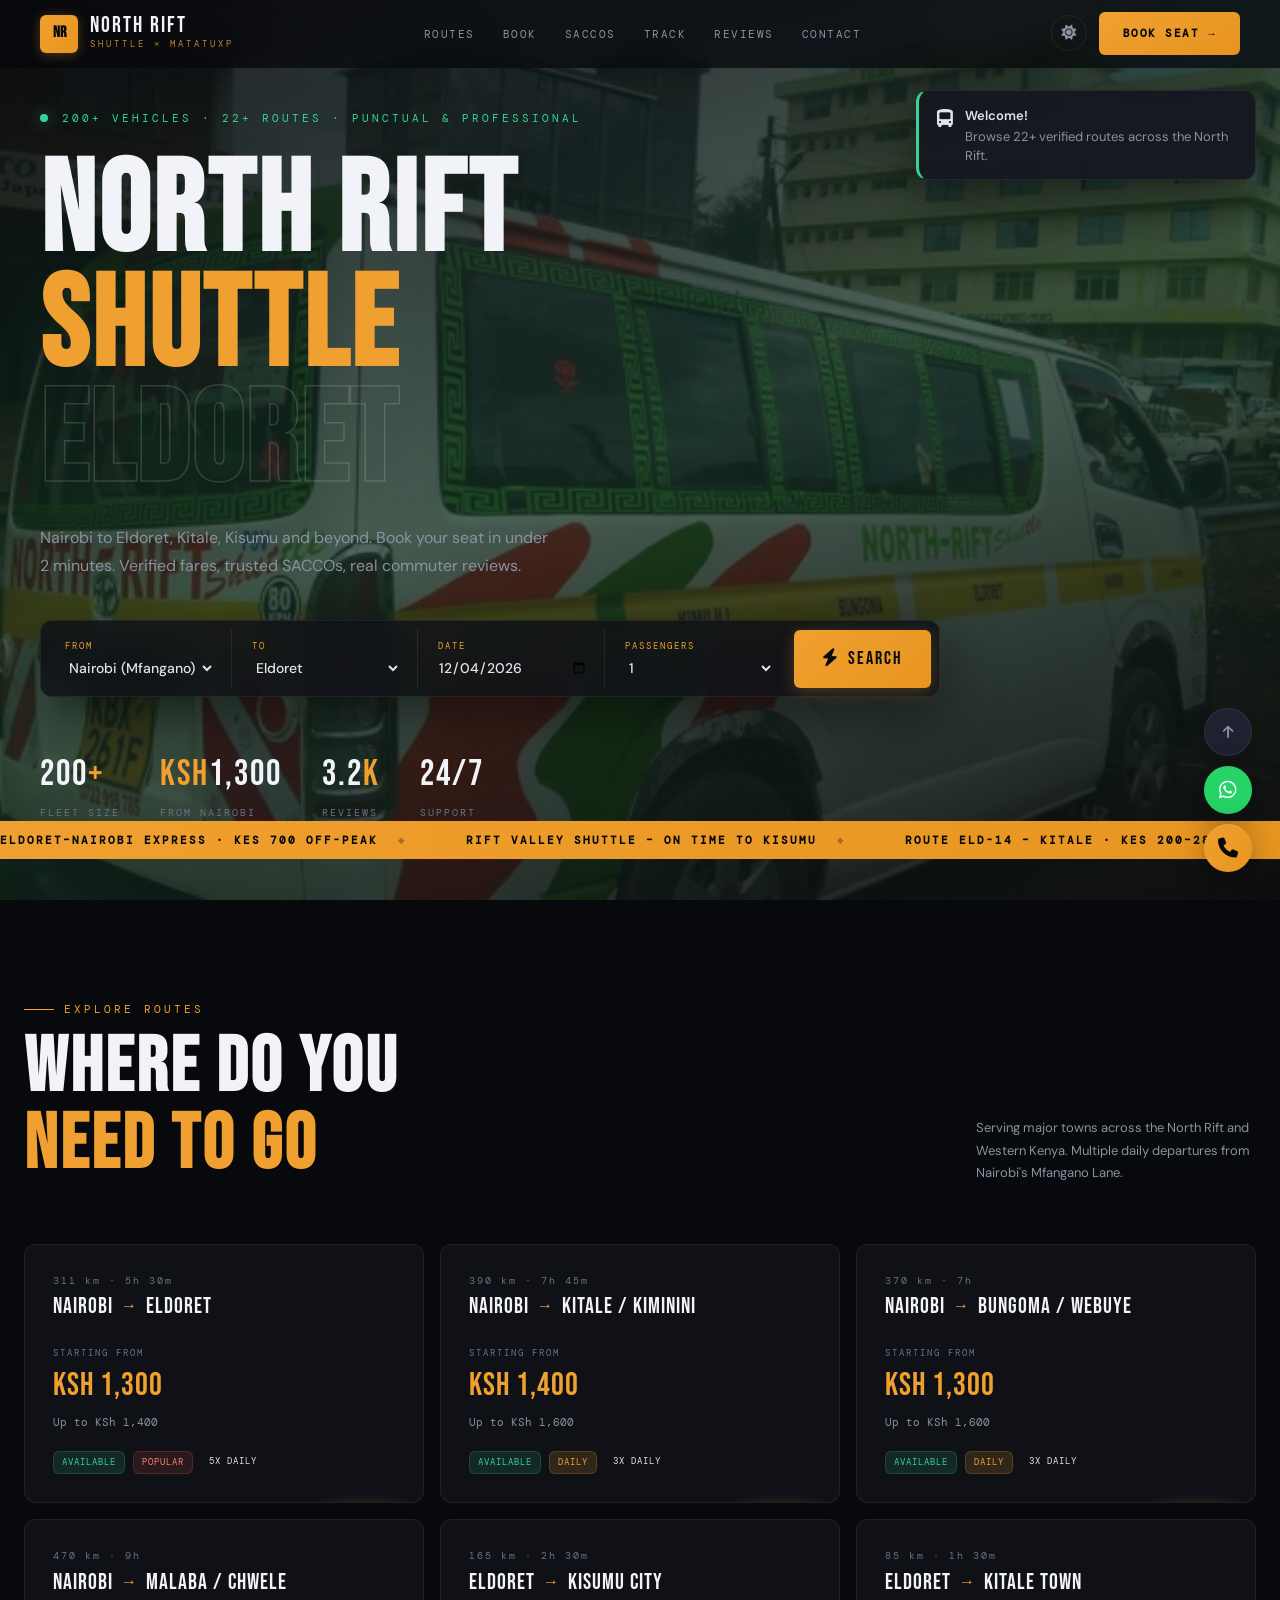
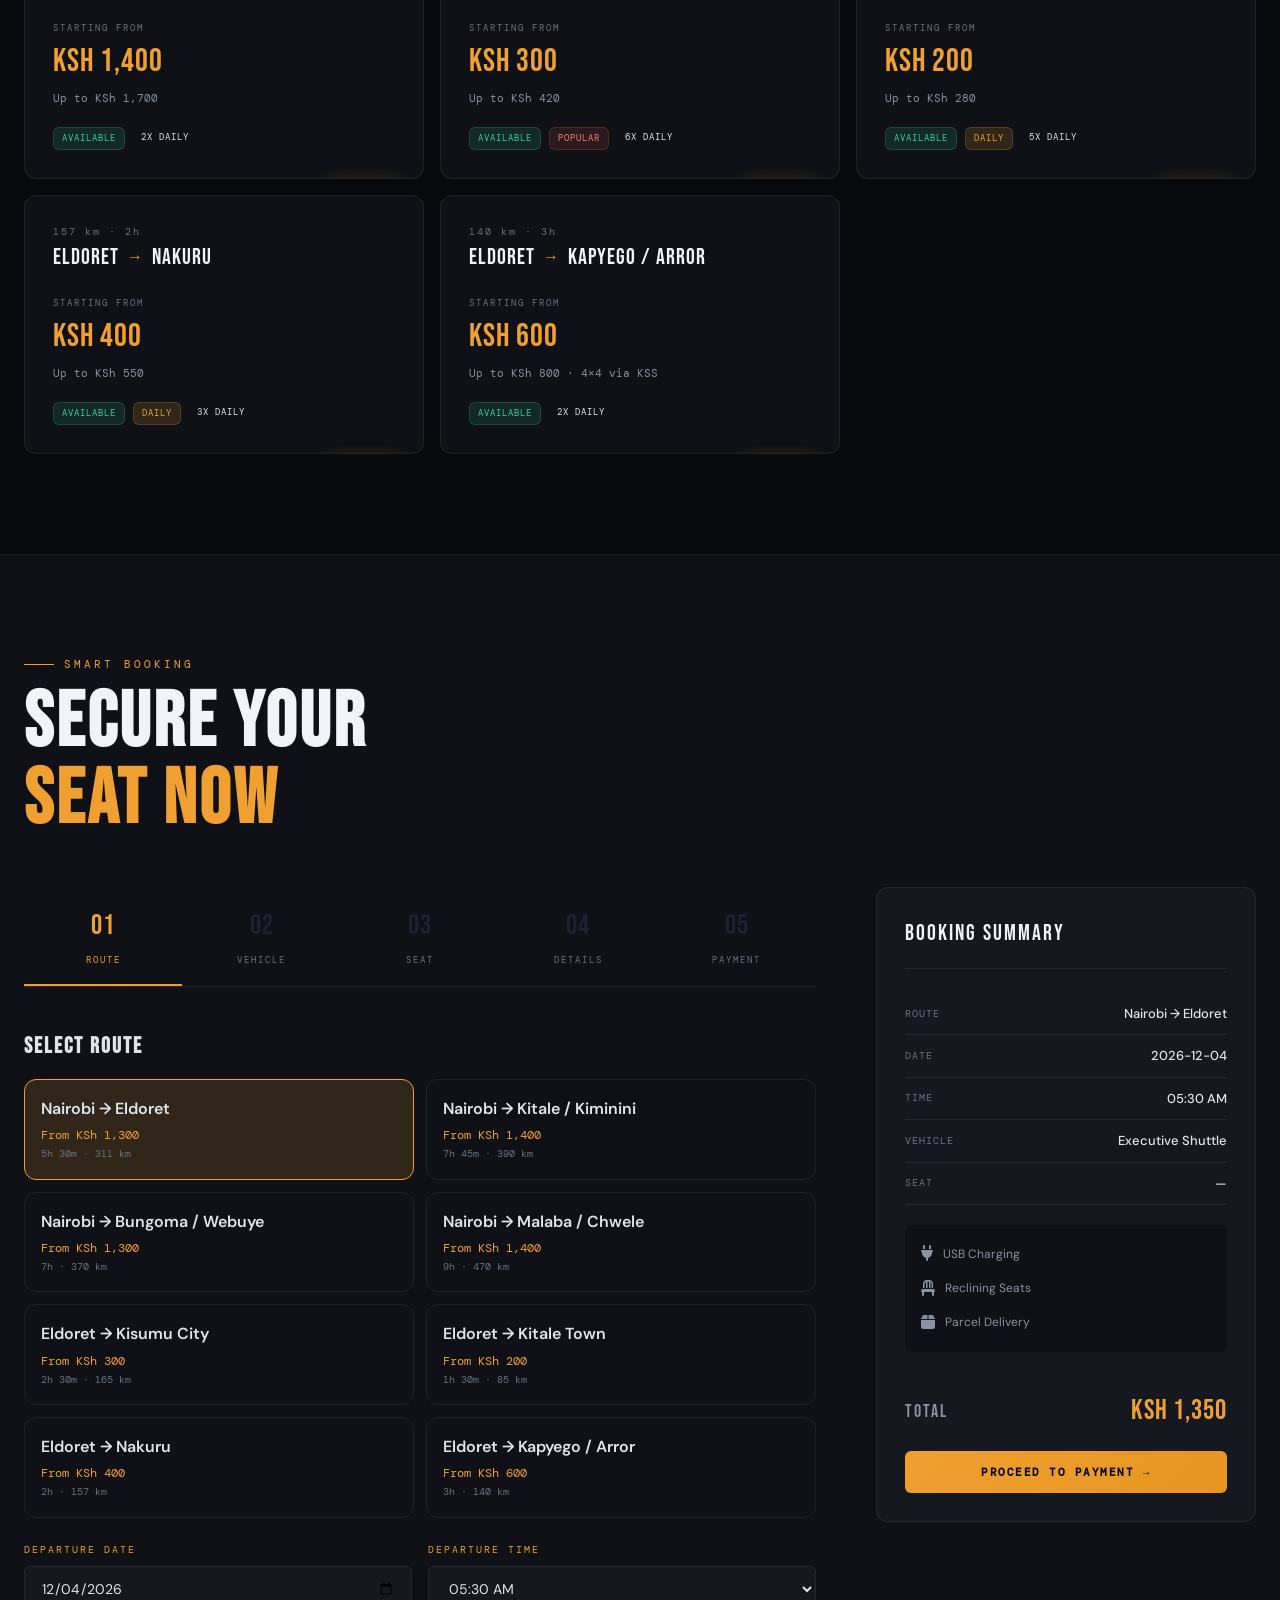
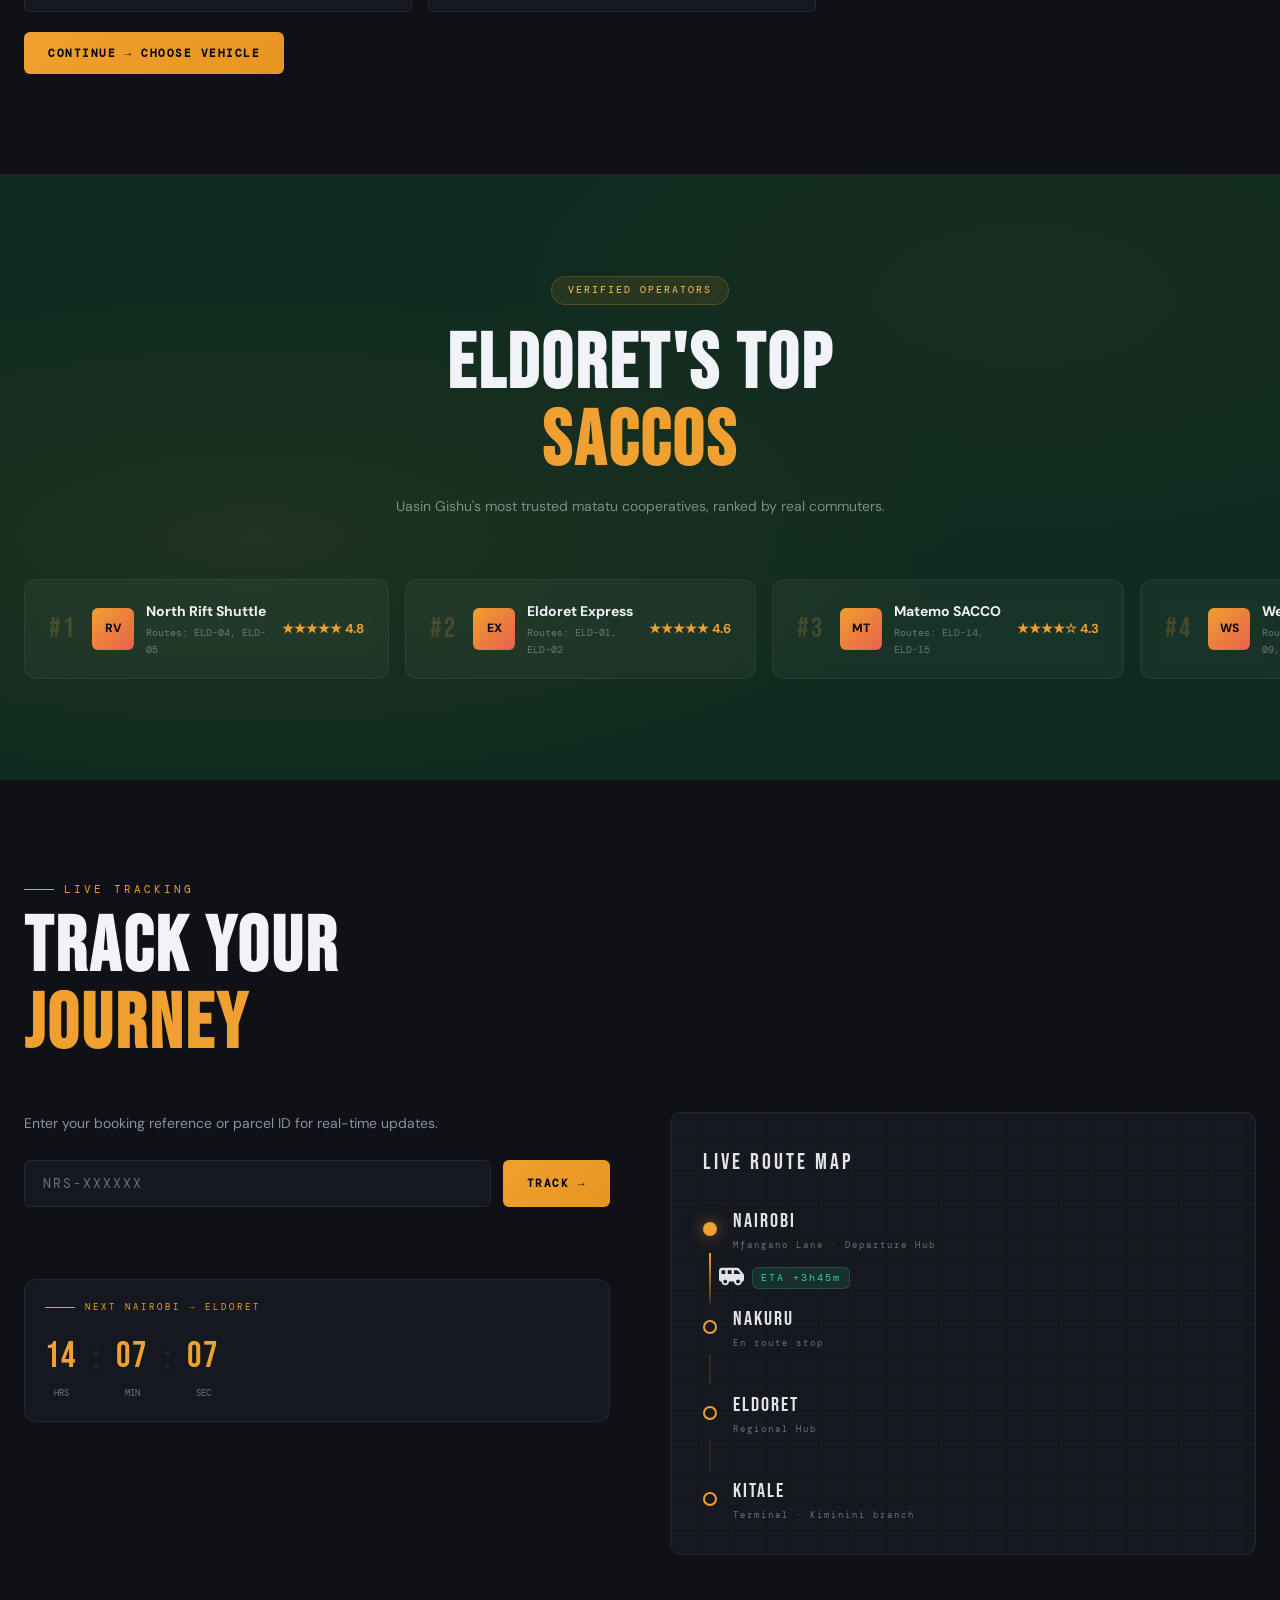
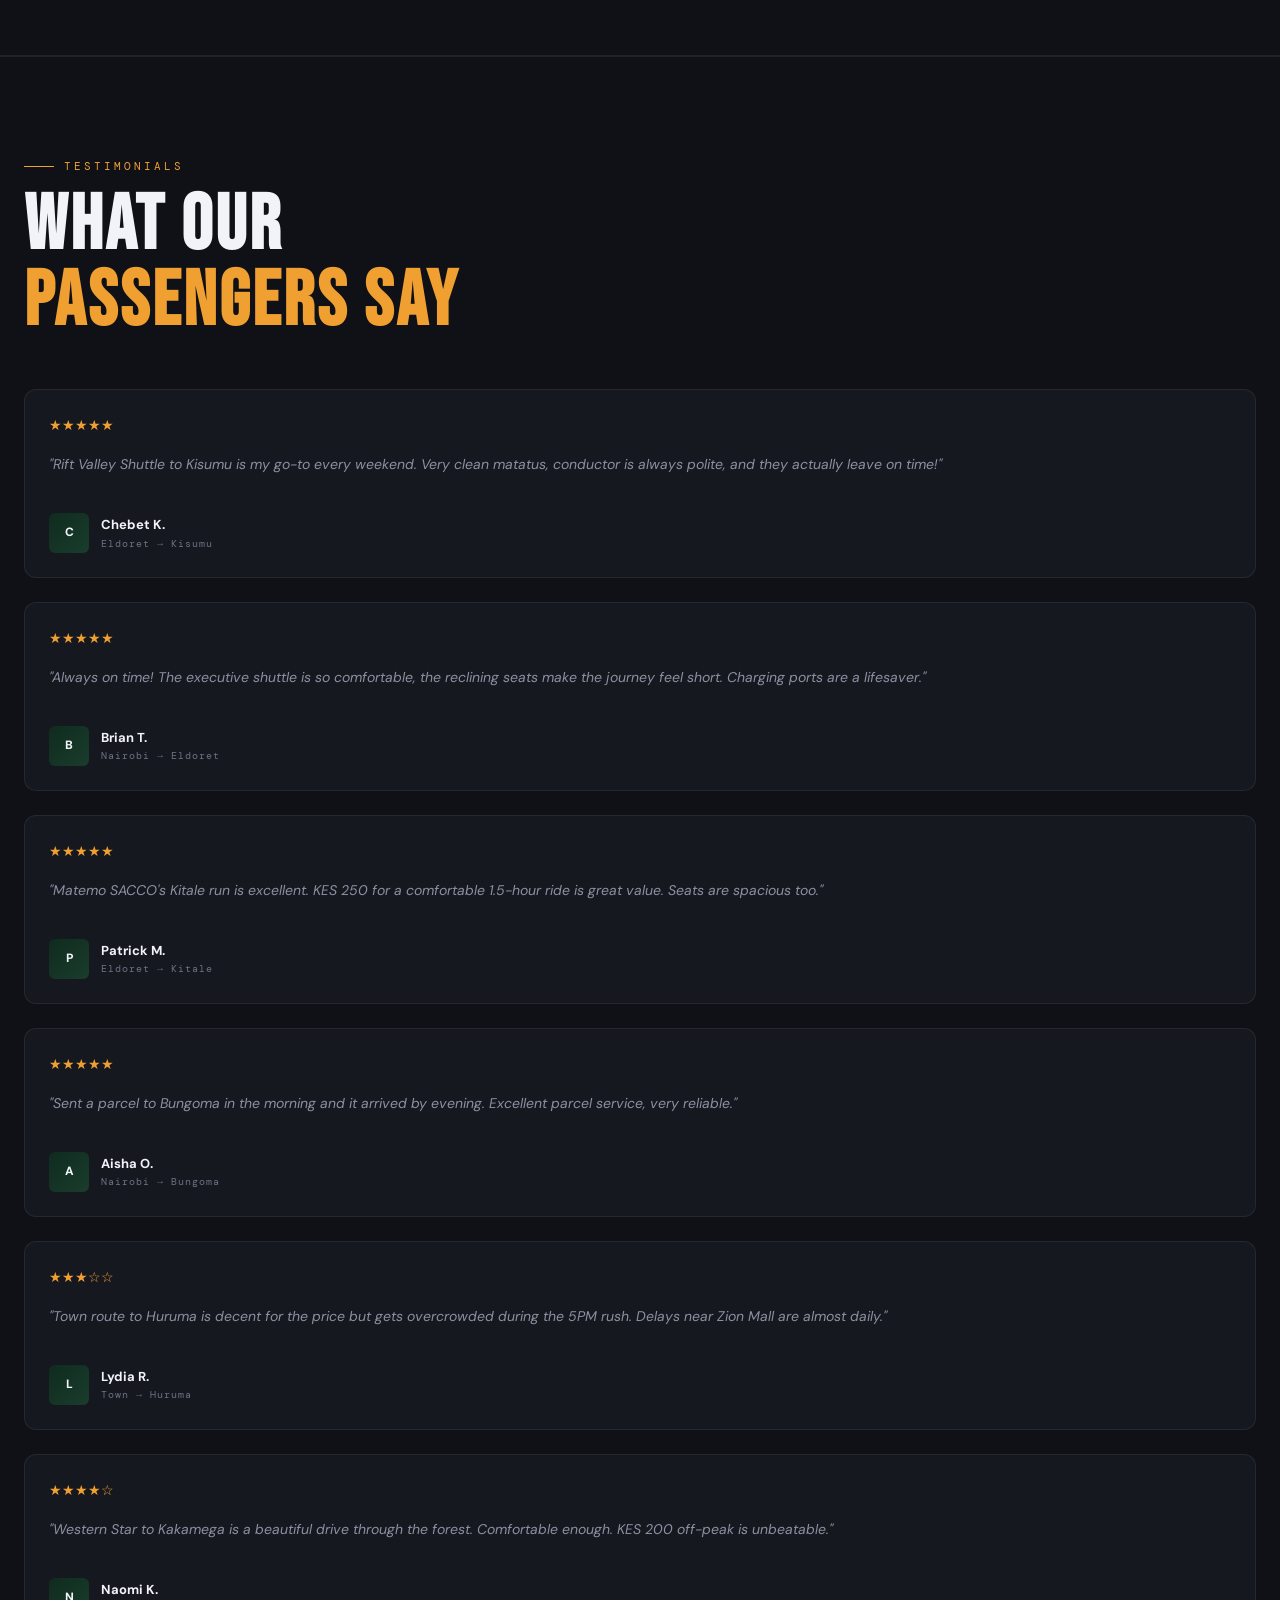
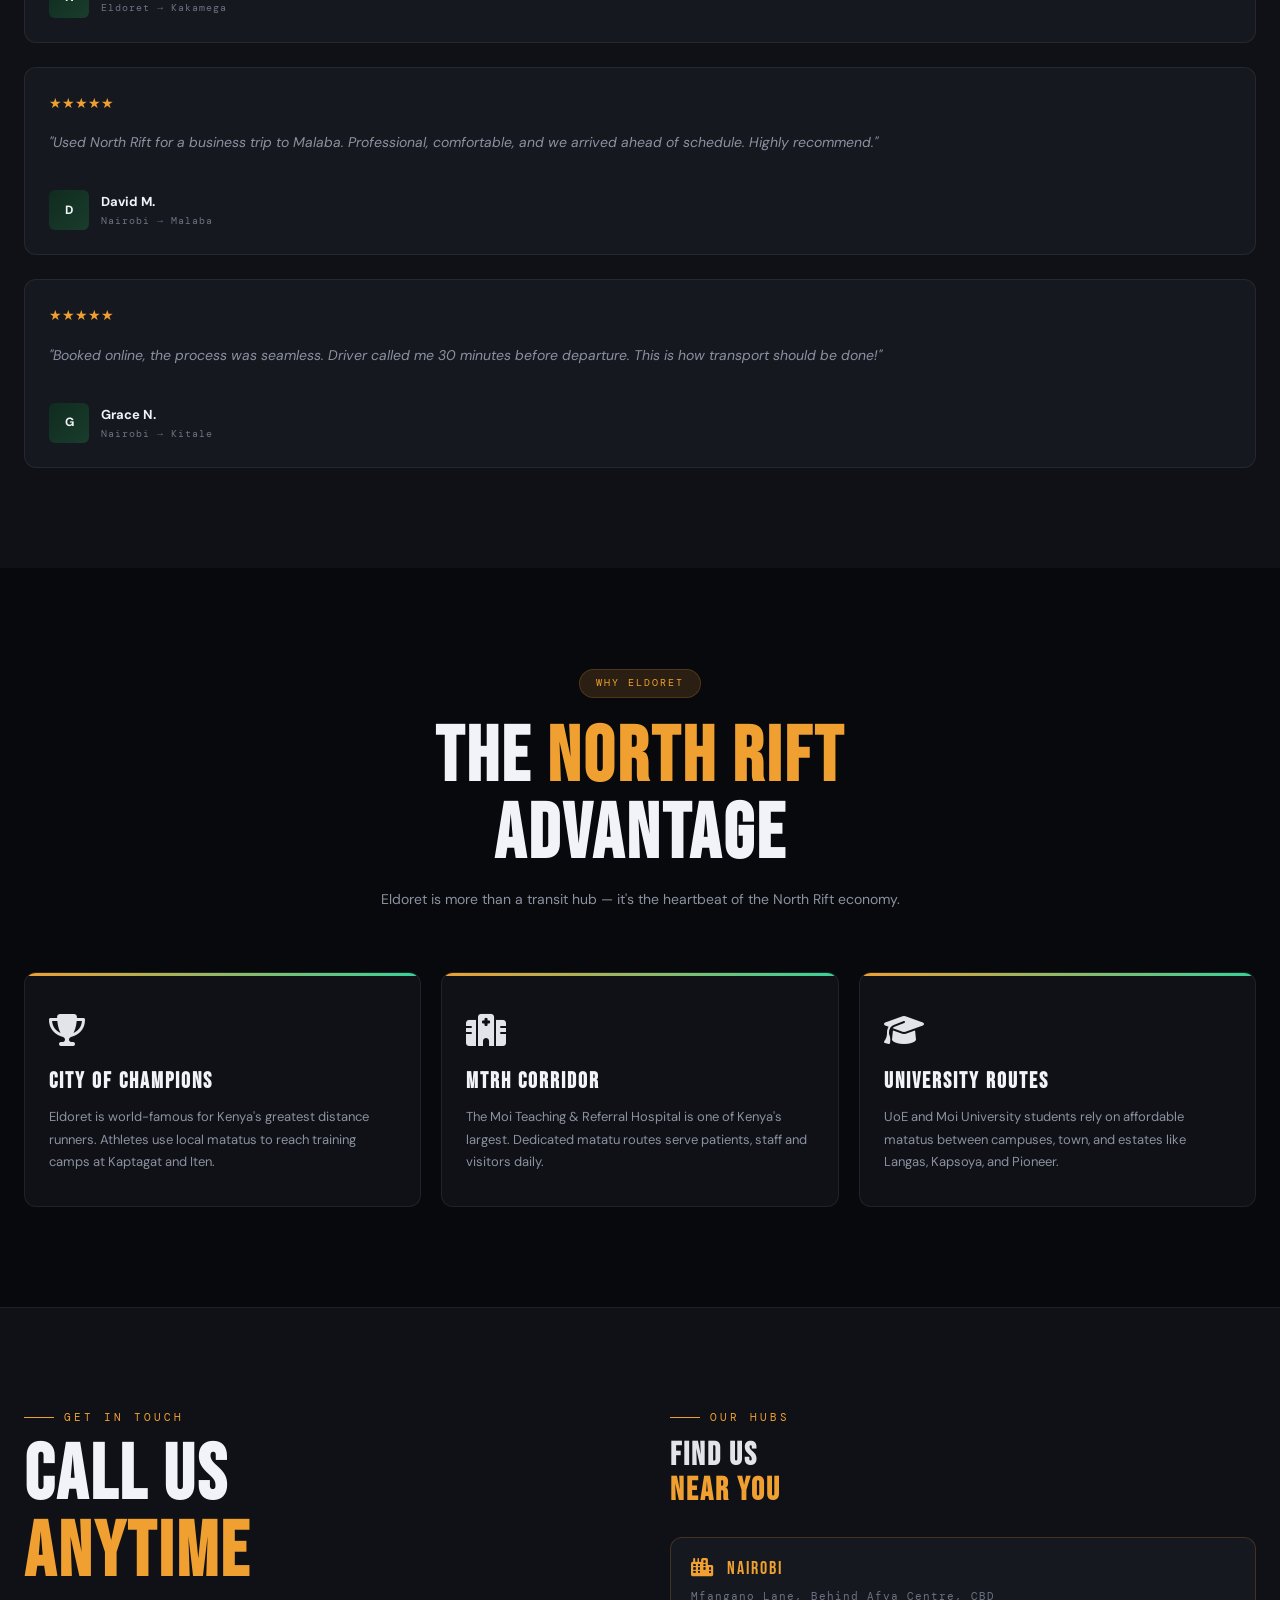
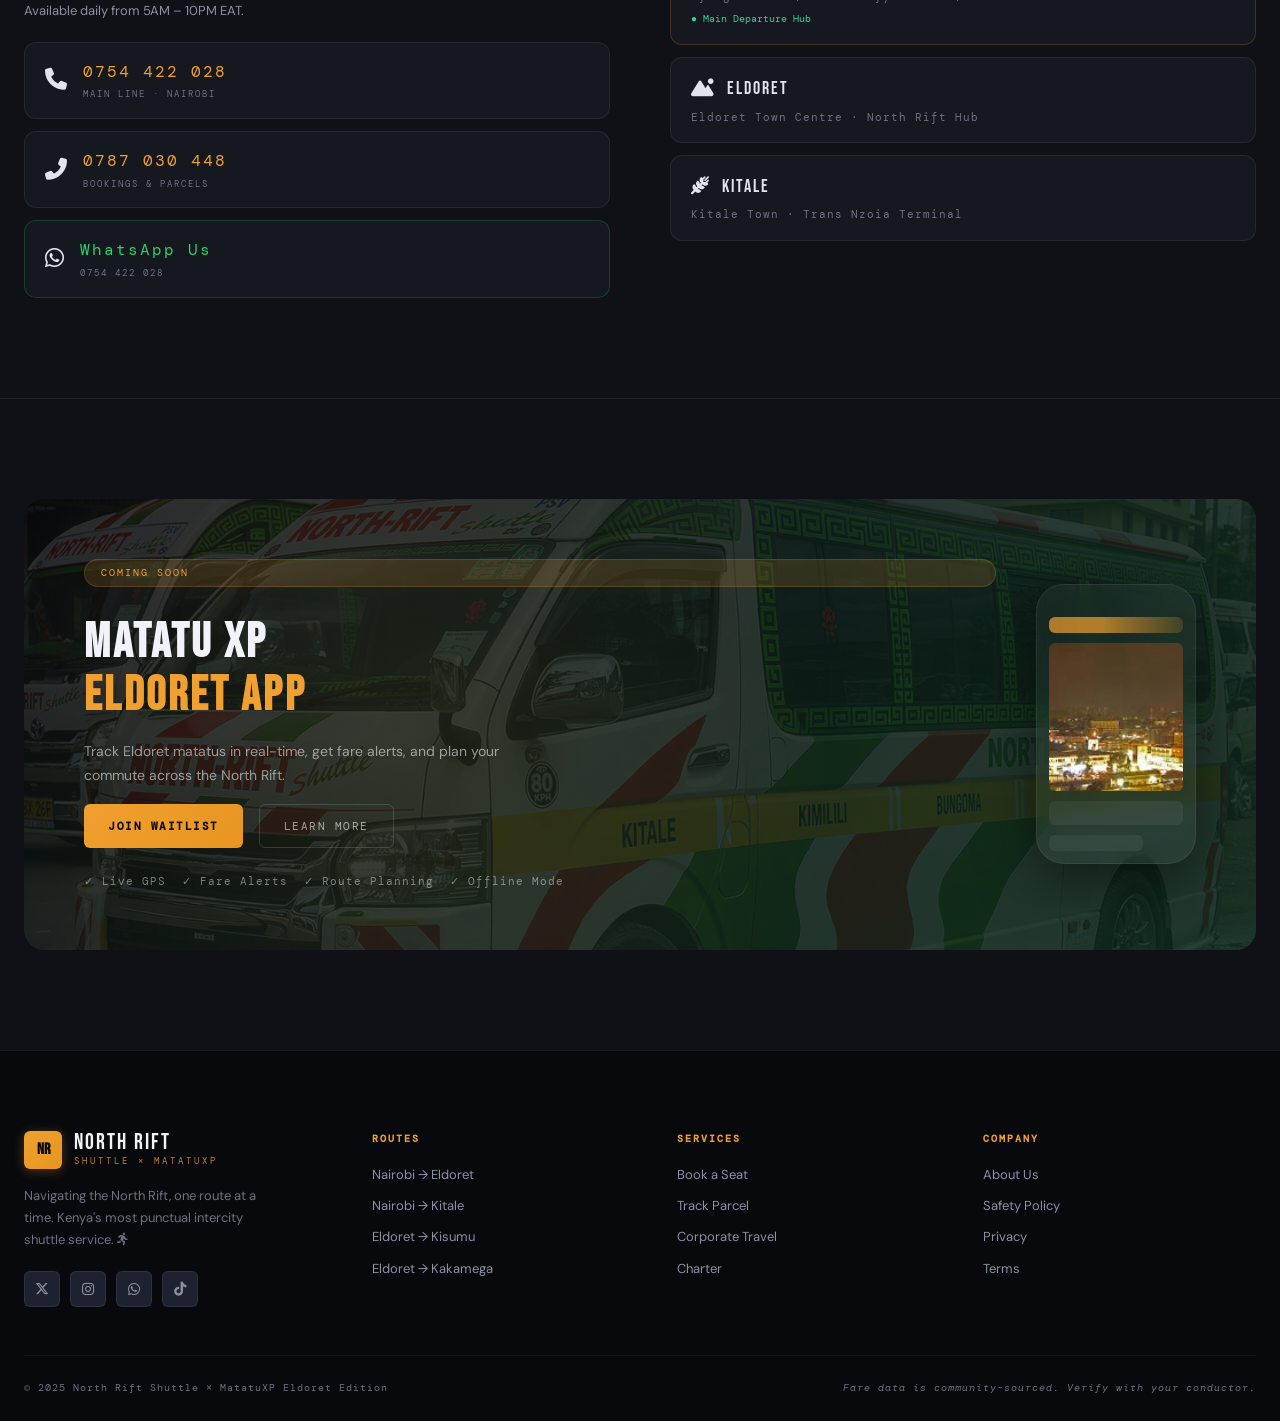
<file: index.html>
<!DOCTYPE html>
<html lang="en">

<head>
    <meta charset="UTF-8">
    <meta name="viewport" content="width=device-width, initial-scale=1.0">
    <title>North Rift Shuttle × MatatuXP — Premium Transport, Eldoret & Beyond</title>
    <meta name="description"
        content="Book seats, track parcels, and explore verified matatu routes across Eldoret, Nairobi, Kitale, and the North Rift Valley. Trusted SACCOs, real reviews.">
    <link rel="preconnect" href="https://fonts.googleapis.com">
    <link rel="preconnect" href="https://fonts.gstatic.com" crossorigin>
    <link
        href="https://fonts.googleapis.com/css2?family=Bebas+Neue&family=DM+Sans:wght@300;400;500;600;700&family=DM+Mono:wght@400;500&display=swap"
        rel="stylesheet">
    <link rel="stylesheet" href="https://cdnjs.cloudflare.com/ajax/libs/font-awesome/6.5.1/css/all.min.css">
    <link rel="stylesheet" href="styles.css">
</head>

<body>

    <!-- ═══════════ NAVIGATION ═══════════ -->
    <nav class="navbar" id="navbar" role="navigation" aria-label="Main navigation">
        <a href="#" class="nav-logo" aria-label="North Rift Shuttle">
            <div class="nav-logo-icon">NR</div>
            <div>
                <div class="nav-logo-text">NORTH RIFT</div>
                <div class="nav-logo-sub">Shuttle × MatatuXP</div>
            </div>
        </a>
        <ul class="nav-links" role="list">
            <li><a href="#routes">Routes</a></li>
            <li><a href="#booking">Book</a></li>
            <li><a href="#saccos">SACCOs</a></li>
            <li><a href="#tracking">Track</a></li>
            <li><a href="#reviews">Reviews</a></li>
            <li><a href="#contact">Contact</a></li>
        </ul>
        <div class="nav-actions">
            <button class="dark-toggle" id="darkToggle" title="Toggle theme"><i class="fa-solid fa-sun"></i></button>
            <a href="#booking" class="btn btn-primary">Book Seat →</a>
            <button class="hamburger" id="hamburger" aria-label="Toggle menu">
                <span></span><span></span><span></span>
            </button>
        </div>
    </nav>

    <div class="toast-container" id="toastContainer"></div>

    <!-- ═══════════ HERO ═══════════ -->
    <header class="hero" id="home" role="banner">
        <div class="hero-bg" aria-hidden="true">
            <div class="hero-bg-image"></div>
            <div class="hero-bg-overlay"></div>
            <div class="hero-grain"></div>
        </div>

        <div class="hero-content">
            <div class="hero-eyebrow">
                <div class="hero-dot"></div>
                <span class="hero-eyebrow-text">200+ vehicles · 22+ routes · Punctual & Professional</span>
            </div>
            <h1 class="hero-title">NORTH RIFT<br><span>SHUTTLE</span><br><span class="line2">ELDORET</span></h1>
            <p class="hero-sub">Nairobi to Eldoret, Kitale, Kisumu and beyond. Book your seat in under 2 minutes.
                Verified fares, trusted SACCOs, real commuter reviews.</p>

            <div class="hero-search" id="heroSearch">
                <div class="search-field"><label>From</label><select id="searchFrom">
                        <option>Nairobi (Mfangano)</option>
                        <option>Eldoret</option>
                        <option>Kitale</option>
                        <option>Kisumu</option>
                    </select></div>
                <div class="search-field"><label>To</label><select id="searchTo">
                        <option>Eldoret</option>
                        <option>Kitale / Kiminini</option>
                        <option>Kisumu City</option>
                        <option>Bungoma / Webuye</option>
                        <option>Malaba / Chwele</option>
                        <option>Nakuru</option>
                    </select></div>
                <div class="search-field"><label>Date</label><input type="date" id="searchDate"></div>
                <div class="search-field" style="border-right:none"><label>Passengers</label><select id="searchPax">
                        <option>1</option>
                        <option>2</option>
                        <option>3</option>
                        <option>4</option>
                        <option>5+</option>
                    </select></div>
                <button class="btn-search" onclick="startBookingFromSearch()"><span><i
                            class="fa-solid fa-bolt"></i></span> SEARCH</button>
            </div>

            <div class="hero-stats">
                <div class="stat">
                    <div class="stat-num">200<span>+</span></div>
                    <div class="stat-label">Fleet Size</div>
                </div>
                <div class="stat">
                    <div class="stat-num"><span>KSh</span>1,300</div>
                    <div class="stat-label">From Nairobi</div>
                </div>
                <div class="stat">
                    <div class="stat-num">3.2<span>k</span></div>
                    <div class="stat-label">Reviews</div>
                </div>
                <div class="stat">
                    <div class="stat-num">24/7</div>
                    <div class="stat-label">Support</div>
                </div>
            </div>
        </div>

        <div class="ticker">
            <div class="ticker-inner" id="tickerInner">
                <div class="ticker-item">Eldoret–Nairobi Express · KES 700 off-peak</div>
                <div class="ticker-item">Rift Valley Shuttle – On time to Kisumu</div>
                <div class="ticker-item">Route ELD-14 – Kitale · KES 200–280</div>
                <div class="ticker-item">Nairobi → Bungoma · KSh 1,500 · Daily</div>
                <div class="ticker-item">Parcels accepted · Same day delivery</div>
                <div class="ticker-item">Eldoret–Nairobi Express · KES 700 off-peak</div>
                <div class="ticker-item">Rift Valley Shuttle – On time to Kisumu</div>
                <div class="ticker-item">Route ELD-14 – Kitale · KES 200–280</div>
                <div class="ticker-item">Nairobi → Bungoma · KSh 1,500 · Daily</div>
                <div class="ticker-item">Parcels accepted · Same day delivery</div>
            </div>
        </div>
    </header>

    <main>

        <!-- ═══════════ ROUTES (data-driven from index.html) ═══════════ -->
        <section class="section" id="routes">
            <div class="container">
                <div class="routes-header reveal">
                    <div>
                        <div class="section-label">Explore Routes</div>
                        <h2 class="section-title">WHERE DO YOU<br><span>NEED TO GO</span></h2>
                    </div>
                    <div>
                        <p style="color:var(--text-dim);max-width:280px;font-size:13px;line-height:1.7">Serving major
                            towns across the North Rift and Western Kenya. Multiple daily departures from Nairobi's
                            Mfangano Lane.</p>
                    </div>
                </div>
                <div class="routes-grid" id="routesGrid" role="list"><!-- JS generated --></div>
            </div>
        </section>

        <!-- ═══════════ BOOKING (full booking flow from index.html) ═══════════ -->
        <section id="booking">
            <div class="container">
                <div class="section-label reveal" style="margin-bottom:12px">Smart Booking</div>
                <h2 class="section-title reveal" style="margin-bottom:48px">SECURE YOUR<br><span>SEAT NOW</span></h2>
                <div class="booking-wrapper">
                    <div>
                        <div class="booking-steps" id="bookingSteps">
                            <div class="step-tab active" data-step="1" onclick="goStep(1)"><span
                                    class="step-num">01</span>Route</div>
                            <div class="step-tab" data-step="2" onclick="goStep(2)"><span
                                    class="step-num">02</span>Vehicle</div>
                            <div class="step-tab" data-step="3" onclick="goStep(3)"><span class="step-num">03</span>Seat
                            </div>
                            <div class="step-tab" data-step="4" onclick="goStep(4)"><span
                                    class="step-num">04</span>Details</div>
                            <div class="step-tab" data-step="5" onclick="goStep(5)"><span
                                    class="step-num">05</span>Payment</div>
                        </div>
                        <!-- Step 1: Route -->
                        <div class="step-panel active" id="step1">
                            <h3
                                style="font-family:var(--font-display);font-size:22px;letter-spacing:2px;margin-bottom:20px">
                                SELECT ROUTE</h3>
                            <div class="booking-route-options" id="routeOptions"></div>
                            <div style="display:flex;gap:16px;align-items:center;margin-bottom:20px">
                                <div style="flex:1"><label class="form-label">Departure Date</label><input type="date"
                                        class="form-input" id="bookDate"></div>
                                <div style="flex:1"><label class="form-label">Departure Time</label><select
                                        class="form-input" id="bookTime">
                                        <option>05:30 AM</option>
                                        <option>06:00 AM</option>
                                        <option>07:00 AM</option>
                                        <option>08:00 AM</option>
                                        <option>10:00 AM</option>
                                        <option>02:00 PM</option>
                                    </select></div>
                            </div>
                            <button class="btn btn-primary" onclick="goStep(2)">Continue → Choose Vehicle</button>
                        </div>
                        <!-- Step 2: Vehicle -->
                        <div class="step-panel" id="step2">
                            <h3
                                style="font-family:var(--font-display);font-size:22px;letter-spacing:2px;margin-bottom:20px">
                                SELECT VEHICLE</h3>
                            <div class="vehicle-opts">
                                <div class="vehicle-opt selected"
                                    onclick="selectVehicle(this,'Executive Shuttle',1350)">
                                    <div class="vehicle-icon"><i class="fa-solid fa-van-shuttle"></i></div>
                                    <div style="flex:1">
                                        <div class="vehicle-name">Executive 11-Seater Shuttle</div>
                                        <div class="vehicle-features" style="margin-top:6px"><span
                                                class="vf-tag">Reclining</span><span class="vf-tag">Charging</span><span
                                                class="vf-tag">AC</span></div>
                                    </div>
                                    <div class="vehicle-price-tag">1,350</div>
                                </div>
                                <div class="vehicle-opt" onclick="selectVehicle(this,'Standard Shuttle',1300)">
                                    <div class="vehicle-icon"><i class="fa-solid fa-bus-simple"></i></div>
                                    <div style="flex:1">
                                        <div class="vehicle-name">Standard Shuttle</div>
                                        <div class="vehicle-features" style="margin-top:6px"><span
                                                class="vf-tag">Comfortable</span><span class="vf-tag">Charging</span>
                                        </div>
                                    </div>
                                    <div class="vehicle-price-tag">1,300</div>
                                </div>
                                <div class="vehicle-opt" onclick="selectVehicle(this,'Large Bus',1200)">
                                    <div class="vehicle-icon"><i class="fa-solid fa-bus"></i></div>
                                    <div style="flex:1">
                                        <div class="vehicle-name">Large Intercity Bus</div>
                                        <div class="vehicle-features" style="margin-top:6px"><span
                                                class="vf-tag">Spacious</span><span class="vf-tag">Luggage Bay</span>
                                        </div>
                                    </div>
                                    <div class="vehicle-price-tag">1,200</div>
                                </div>
                            </div>
                            <div style="display:flex;gap:12px"><button class="btn btn-ghost" onclick="goStep(1)">←
                                    Back</button><button class="btn btn-primary" onclick="goStep(3)">Continue → Pick
                                    Seat</button></div>
                        </div>
                        <!-- Step 3: Seat -->
                        <div class="step-panel" id="step3">
                            <h3
                                style="font-family:var(--font-display);font-size:22px;letter-spacing:2px;margin-bottom:20px">
                                PICK YOUR SEAT</h3>
                            <div class="seat-map-container">
                                <div class="seat-map-legend">
                                    <div class="sml-item">
                                        <div class="sml-dot available"></div> Available
                                    </div>
                                    <div class="sml-item">
                                        <div class="sml-dot selected"></div> Selected
                                    </div>
                                    <div class="sml-item">
                                        <div class="sml-dot taken"></div> Taken
                                    </div>
                                </div>
                                <div class="seat-bus" id="seatMap"></div>
                            </div>
                            <p style="font-family:var(--font-mono);font-size:11px;color:var(--amber);letter-spacing:1px;margin-bottom:20px"
                                id="selectedSeatLabel">No seat selected</p>
                            <div style="display:flex;gap:12px"><button class="btn btn-ghost" onclick="goStep(2)">←
                                    Back</button><button class="btn btn-primary" onclick="goStep(4)">Continue →
                                    Passenger Info</button></div>
                        </div>
                        <!-- Step 4: Details -->
                        <div class="step-panel" id="step4">
                            <h3
                                style="font-family:var(--font-display);font-size:22px;letter-spacing:2px;margin-bottom:20px">
                                PASSENGER DETAILS</h3>
                            <div class="form-row">
                                <div class="form-group"><label class="form-label">First Name</label><input type="text"
                                        class="form-input" id="fName" placeholder="John"></div>
                                <div class="form-group"><label class="form-label">Last Name</label><input type="text"
                                        class="form-input" id="lName" placeholder="Kamau"></div>
                            </div>
                            <div class="form-group"><label class="form-label">Phone Number</label><input type="tel"
                                    class="form-input" id="phone" placeholder="07XXXXXXXX"></div>
                            <div class="form-group"><label class="form-label">ID / Passport Number</label><input
                                    type="text" class="form-input" id="idNum" placeholder="National ID"></div>
                            <div style="display:flex;gap:12px"><button class="btn btn-ghost" onclick="goStep(3)">←
                                    Back</button><button class="btn btn-primary"
                                    onclick="validateAndContinue()">Continue → Payment</button></div>
                        </div>
                        <!-- Step 5: Payment -->
                        <div class="step-panel" id="step5">
                            <h3
                                style="font-family:var(--font-display);font-size:22px;letter-spacing:2px;margin-bottom:20px">
                                PAYMENT</h3>
                            <div class="payment-methods">
                                <div class="pm-btn active" onclick="selectPayment(this,'mpesa')">
                                    <div class="pm-icon"><i class="fa-solid fa-mobile-screen"></i></div>
                                    <div class="pm-name">M-Pesa</div>
                                </div>
                                <div class="pm-btn" onclick="selectPayment(this,'cash')">
                                    <div class="pm-icon"><i class="fa-solid fa-money-bill-wave"></i></div>
                                    <div class="pm-name">Cash</div>
                                </div>
                                <div class="pm-btn" onclick="selectPayment(this,'card')">
                                    <div class="pm-icon"><i class="fa-solid fa-credit-card"></i></div>
                                    <div class="pm-name">Card</div>
                                </div>
                            </div>
                            <div class="mpesa-input-group" id="mpesaGroup"><label class="form-label">M-Pesa Phone
                                    Number</label><input type="tel" class="form-input" id="mpesaPhone"
                                    placeholder="07XXXXXXXX">
                                <div class="mpesa-note"><i class="fa-solid fa-check"></i> You will receive an STK push
                                    to confirm payment</div>
                            </div>
                            <div
                                style="background:var(--dark);border:1px solid var(--border);border-radius:var(--radius-md);padding:16px;margin-bottom:24px">
                                <div
                                    style="font-family:var(--font-mono);font-size:10px;letter-spacing:2px;color:var(--muted);margin-bottom:8px">
                                    BOOKING REFERENCE</div>
                                <div style="font-family:var(--font-mono);font-size:18px;letter-spacing:4px;color:var(--amber)"
                                    id="bookingRef">NRS-XXXXXX</div>
                            </div>
                            <div style="display:flex;gap:12px"><button class="btn btn-ghost" onclick="goStep(4)">←
                                    Back</button><button class="btn btn-primary" onclick="confirmBooking()"
                                    style="flex:1"><i class="fa-solid fa-bolt"></i> CONFIRM BOOKING</button></div>
                        </div>
                    </div>
                    <!-- Booking summary sidebar -->
                    <div class="booking-summary" id="bookingSummary">
                        <div class="bs-title">BOOKING SUMMARY</div>
                        <div class="bs-row"><span class="bs-row-label">Route</span><span class="bs-row-value"
                                id="summRoute">—</span></div>
                        <div class="bs-row"><span class="bs-row-label">Date</span><span class="bs-row-value"
                                id="summDate">—</span></div>
                        <div class="bs-row"><span class="bs-row-label">Time</span><span class="bs-row-value"
                                id="summTime">—</span></div>
                        <div class="bs-row"><span class="bs-row-label">Vehicle</span><span class="bs-row-value"
                                id="summVehicle">—</span></div>
                        <div class="bs-row"><span class="bs-row-label">Seat</span><span class="bs-row-value"
                                id="summSeat">—</span></div>
                        <div class="bs-features">
                            <div class="bs-feat"><span><i class="fa-solid fa-plug"></i></span> USB Charging</div>
                            <div class="bs-feat"><span><i class="fa-solid fa-chair"></i></span> Reclining Seats</div>
                            <div class="bs-feat"><span><i class="fa-solid fa-box"></i></span> Parcel Delivery</div>
                        </div>
                        <div class="bs-total"><span class="bs-total-label">TOTAL</span><span class="bs-total-value">KSh
                                <span id="summPrice">—</span></span></div>
                        <button class="btn btn-primary" style="width:100%;justify-content:center"
                            onclick="goStep(5)">Proceed to Payment →</button>
                    </div>
                </div>
            </div>
        </section>

        <!-- ═══════════ SACCOs ═══════════ -->
        <section class="section saccos-section" id="saccos" aria-labelledby="saccos-heading">
            <div class="container">
                <div class="section-header reveal"><span class="section-tag">Verified Operators</span>
                    <h2 class="section-title" id="saccos-heading">ELDORET'S TOP<br><span>SACCOs</span></h2>
                    <p class="section-desc">Uasin Gishu's most trusted matatu cooperatives, ranked by real commuters.
                    </p>
                </div>
                <div class="saccos-grid" role="list">
                    <div class="sacco-card reveal" role="listitem">
                        <div class="sacco-rank">#1</div>
                        <div class="sacco-info">
                            <div class="sacco-avatar">RV</div>
                            <div>
                                <div class="sacco-name">North Rift Shuttle</div>
                                <div class="sacco-routes">Routes: ELD-04, ELD-05</div>
                            </div>
                        </div>
                        <div class="sacco-stars">★★★★★ 4.8</div>
                    </div>
                    <div class="sacco-card reveal" role="listitem">
                        <div class="sacco-rank">#2</div>
                        <div class="sacco-info">
                            <div class="sacco-avatar">EX</div>
                            <div>
                                <div class="sacco-name">Eldoret Express</div>
                                <div class="sacco-routes">Routes: ELD-01, ELD-02</div>
                            </div>
                        </div>
                        <div class="sacco-stars">★★★★★ 4.6</div>
                    </div>
                    <div class="sacco-card reveal" role="listitem">
                        <div class="sacco-rank">#3</div>
                        <div class="sacco-info">
                            <div class="sacco-avatar">MT</div>
                            <div>
                                <div class="sacco-name">Matemo SACCO</div>
                                <div class="sacco-routes">Routes: ELD-14, ELD-15</div>
                            </div>
                        </div>
                        <div class="sacco-stars">★★★★☆ 4.3</div>
                    </div>
                    <div class="sacco-card reveal" role="listitem">
                        <div class="sacco-rank">#4</div>
                        <div class="sacco-info">
                            <div class="sacco-avatar">WS</div>
                            <div>
                                <div class="sacco-name">Western Star</div>
                                <div class="sacco-routes">Routes: ELD-09, ELD-10</div>
                            </div>
                        </div>
                        <div class="sacco-stars">★★★★☆ 4.1</div>
                    </div>
                </div>
            </div>
        </section>

        <!-- ═══════════ TRACKING ═══════════ -->
        <section class="section" id="tracking"
            style="background:var(--charcoal);border-top:1px solid var(--border);border-bottom:1px solid var(--border)">
            <div class="container">
                <div class="section-label reveal" style="margin-bottom:12px">Live Tracking</div>
                <h2 class="section-title reveal" style="margin-bottom:48px">TRACK YOUR<br><span>JOURNEY</span></h2>
                <div class="tracking-grid">
                    <div>
                        <p class="reveal"
                            style="color:var(--text-dim);font-size:14px;margin-bottom:24px;line-height:1.7">Enter your
                            booking reference or parcel ID for real-time updates.</p>
                        <div class="tracking-input-group reveal"><input type="text" class="tracking-input"
                                id="trackInput" placeholder="NRS-XXXXXX"><button class="btn btn-primary"
                                onclick="trackItem()">Track →</button></div>
                        <div class="parcel-status-panel" id="parcelPanel" style="display:none">
                            <div class="parcel-id-display" id="parcelIdDisplay">—</div>
                            <div class="parcel-timeline" id="parcelTimeline"></div>
                        </div>
                        <div class="reveal" style="margin-top:16px;display:flex;gap:8px;flex-wrap:wrap">
                            <span style="font-family:var(--font-mono);font-size:10px;color:var(--muted)">Try:</span>
                            <span class="tag" onclick="document.getElementById('trackInput').value='NRS-284710'"
                                style="cursor:pointer">NRS-284710</span>
                            <span class="tag" onclick="document.getElementById('trackInput').value='PKG-99221'"
                                style="cursor:pointer">PKG-99221</span>
                        </div>
                        <!-- Countdown -->
                        <div class="reveal"
                            style="background:var(--dark);border:1px solid var(--border);border-radius:var(--radius-md);padding:20px;margin-top:24px">
                            <div class="section-label" style="margin-bottom:12px;font-size:9px">Next Nairobi → Eldoret
                            </div>
                            <div style="display:flex;gap:16px">
                                <div style="text-align:center">
                                    <div style="font-family:var(--font-display);font-size:36px;letter-spacing:2px;color:var(--amber)"
                                        id="countdown-h">05</div>
                                    <div style="font-family:var(--font-mono);font-size:9px;color:var(--muted)">HRS</div>
                                </div>
                                <div
                                    style="font-family:var(--font-display);font-size:36px;color:var(--border);padding-top:2px">
                                    :</div>
                                <div style="text-align:center">
                                    <div style="font-family:var(--font-display);font-size:36px;letter-spacing:2px;color:var(--amber)"
                                        id="countdown-m">30</div>
                                    <div style="font-family:var(--font-mono);font-size:9px;color:var(--muted)">MIN</div>
                                </div>
                                <div
                                    style="font-family:var(--font-display);font-size:36px;color:var(--border);padding-top:2px">
                                    :</div>
                                <div style="text-align:center">
                                    <div style="font-family:var(--font-display);font-size:36px;letter-spacing:2px;color:var(--amber)"
                                        id="countdown-s">00</div>
                                    <div style="font-family:var(--font-mono);font-size:9px;color:var(--muted)">SEC</div>
                                </div>
                            </div>
                        </div>
                    </div>
                    <!-- Live route map -->
                    <div class="route-map reveal">
                        <div class="map-bg-grid"></div>
                        <div style="position:relative;z-index:2">
                            <div
                                style="font-family:var(--font-display);font-size:22px;letter-spacing:3px;margin-bottom:24px">
                                LIVE ROUTE MAP</div>
                            <div class="map-route-line">
                                <div class="map-city">
                                    <div class="map-city-dot active"></div>
                                    <div>
                                        <div class="map-city-name">NAIROBI</div>
                                        <div class="map-city-sub">Mfangano Lane · Departure Hub</div>
                                    </div>
                                </div>
                                <div style="display:flex;align-items:center;gap:8px;padding:0 0 0 6px">
                                    <div
                                        style="width:2px;height:50px;background:linear-gradient(to bottom,var(--amber),rgba(240,160,48,0.2))">
                                    </div>
                                    <div style="display:flex;align-items:center;gap:8px">
                                        <div class="map-vehicle-icon"><i class="fa-solid fa-van-shuttle"></i></div>
                                        <div class="map-eta">ETA +3h45m</div>
                                    </div>
                                </div>
                                <div class="map-city">
                                    <div class="map-city-dot"></div>
                                    <div>
                                        <div class="map-city-name">NAKURU</div>
                                        <div class="map-city-sub">En route stop</div>
                                    </div>
                                </div>
                                <div
                                    style="width:2px;height:30px;background:rgba(240,160,48,0.15);margin:4px 0 4px 6px">
                                </div>
                                <div class="map-city">
                                    <div class="map-city-dot"></div>
                                    <div>
                                        <div class="map-city-name">ELDORET</div>
                                        <div class="map-city-sub">Regional Hub</div>
                                    </div>
                                </div>
                                <div style="width:2px;height:30px;background:rgba(240,160,48,0.1);margin:4px 0 4px 6px">
                                </div>
                                <div class="map-city">
                                    <div class="map-city-dot"></div>
                                    <div>
                                        <div class="map-city-name">KITALE</div>
                                        <div class="map-city-sub">Terminal · Kiminini branch</div>
                                    </div>
                                </div>
                            </div>
                        </div>
                    </div>
                </div>
            </div>
        </section>

        <!-- ═══════════ REVIEWS ═══════════ -->
        <section class="section reviews-section" id="reviews">
            <div class="container">
                <div class="section-label reveal" style="margin-bottom:12px">Testimonials</div>
                <h2 class="section-title reveal" style="margin-bottom:48px">WHAT OUR<br><span>PASSENGERS SAY</span></h2>
                <div class="reviews-list-wrap">
                    <div class="reviews-list" id="reviewsList"
                        style="display: flex; flex-direction: column; gap: 24px;"><!-- JS --></div>
                </div>
            </div>
        </section>

        <!-- ═══════════ SPOTLIGHT ═══════════ -->
        <section class="section spotlight-section" id="about">
            <div class="container">
                <div class="section-header reveal"><span class="section-tag">Why Eldoret</span>
                    <h2 class="section-title">THE <span>NORTH RIFT</span><br>ADVANTAGE</h2>
                    <p class="section-desc">Eldoret is more than a transit hub — it's the heartbeat of the North Rift
                        economy.</p>
                </div>
                <div class="spotlight-grid">
                    <div class="spotlight-fact reveal">
                        <div class="spotlight-icon"><i class="fa-solid fa-trophy"></i></div>
                        <h3 class="spotlight-title">CITY OF CHAMPIONS</h3>
                        <p class="spotlight-desc">Eldoret is world-famous for Kenya's greatest distance runners.
                            Athletes use local matatus to reach training camps at Kaptagat and Iten.</p>
                    </div>
                    <div class="spotlight-fact reveal">
                        <div class="spotlight-icon"><i class="fa-solid fa-hospital"></i></div>
                        <h3 class="spotlight-title">MTRH CORRIDOR</h3>
                        <p class="spotlight-desc">The Moi Teaching & Referral Hospital is one of Kenya's largest.
                            Dedicated matatu routes serve patients, staff and visitors daily.</p>
                    </div>
                    <div class="spotlight-fact reveal">
                        <div class="spotlight-icon"><i class="fa-solid fa-graduation-cap"></i></div>
                        <h3 class="spotlight-title">UNIVERSITY ROUTES</h3>
                        <p class="spotlight-desc">UoE and Moi University students rely on affordable matatus between
                            campuses, town, and estates like Langas, Kapsoya, and Pioneer.</p>
                    </div>
                </div>
            </div>
        </section>

        <!-- ═══════════ CONTACT ═══════════ -->
        <section class="section" id="contact" style="background:var(--charcoal);border-top:1px solid var(--border)">
            <div class="container">
                <div class="contact-grid">
                    <div>
                        <div class="section-label reveal" style="margin-bottom:12px">Get in Touch</div>
                        <h2 class="section-title reveal" style="margin-bottom:8px">CALL US<br><span>ANYTIME</span></h2>
                        <p class="reveal"
                            style="color:var(--text-dim);font-size:13px;margin-bottom:12px;line-height:1.7">Available
                            daily from 5AM – 10PM EAT.</p>
                        <div style="display:flex;flex-direction:column;gap:12px;margin-top:20px">
                            <a class="phone-card reveal" href="tel:+254754422028"><span class="phone-icon"><i
                                        class="fa-solid fa-phone"></i></span>
                                <div>
                                    <div class="phone-num">0754 422 028</div>
                                    <div class="phone-label">Main Line · Nairobi</div>
                                </div>
                            </a>
                            <a class="phone-card reveal" href="tel:+254787030448"><span class="phone-icon"><i
                                        class="fa-solid fa-phone-flip"></i></span>
                                <div>
                                    <div class="phone-num">0787 030 448</div>
                                    <div class="phone-label">Bookings & Parcels</div>
                                </div>
                            </a>
                            <a class="phone-card reveal" href="https://wa.me/254754422028"
                                style="border-color:rgba(37,211,102,0.2)"><span class="phone-icon"><i
                                        class="fa-brands fa-whatsapp"></i></span>
                                <div>
                                    <div class="phone-num" style="color:#25D366">WhatsApp Us</div>
                                    <div class="phone-label">0754 422 028</div>
                                </div>
                            </a>
                        </div>
                    </div>
                    <div>
                        <div class="section-label reveal" style="margin-bottom:12px">Our Hubs</div>
                        <h3 class="reveal"
                            style="font-family:var(--font-display);font-size:32px;letter-spacing:2px;margin-bottom:8px;margin-top:12px">
                            FIND US<br><span style="color:var(--amber)">NEAR YOU</span></h3>
                        <div class="hub-cards">
                            <div class="hub-card reveal" style="border-color:rgba(240,160,48,0.2)">
                                <div class="hub-name" style="color:var(--amber)"><i class="fa-solid fa-city"
                                        style="margin-right:6px"></i> NAIROBI</div>
                                <div class="hub-address">Mfangano Lane, Behind Afya Centre, CBD</div>
                                <div
                                    style="font-family:var(--font-mono);font-size:10px;color:var(--emerald);margin-top:6px">
                                    ● Main Departure Hub</div>
                            </div>
                            <div class="hub-card reveal">
                                <div class="hub-name"><i class="fa-solid fa-mountain-sun" style="margin-right:6px"></i>
                                    ELDORET</div>
                                <div class="hub-address">Eldoret Town Centre · North Rift Hub</div>
                            </div>
                            <div class="hub-card reveal">
                                <div class="hub-name"><i class="fa-solid fa-wheat-awn" style="margin-right:6px"></i>
                                    KITALE</div>
                                <div class="hub-address">Kitale Town · Trans Nzoia Terminal</div>
                            </div>
                        </div>
                    </div>
                </div>
            </div>
        </section>

        <!-- ═══════════ APP PROMO ═══════════ -->
        <section class="section promo-section">
            <div class="container">
                <div class="promo-card reveal">
                    <div class="promo-content">
                        <span class="section-tag">Coming Soon</span>
                        <h2 class="promo-title">MATATU XP<br><span style="color:var(--amber)">ELDORET APP</span></h2>
                        <p class="promo-desc">Track Eldoret matatus in real-time, get fare alerts, and plan your commute
                            across the North Rift.</p>
                        <div class="promo-actions"><a href="#" class="btn btn-primary">Join Waitlist</a><a href="#"
                                class="btn btn-ghost-light">Learn More</a></div>
                        <div class="promo-features"><span>✓ Live GPS</span><span>✓ Fare Alerts</span><span>✓ Route
                                Planning</span><span>✓ Offline Mode</span></div>
                    </div>
                    <div class="promo-visual" aria-hidden="true">
                        <div class="promo-phone-mockup">
                            <div class="phone-screen">
                                <div class="phone-ui-header"></div>
                                <div class="phone-ui-map"></div>
                                <div class="phone-ui-card"></div>
                                <div class="phone-ui-card short"></div>
                            </div>
                        </div>
                    </div>
                </div>
            </div>
        </section>

    </main>

    <!-- ═══════════ FOOTER ═══════════ -->
    <footer class="footer" role="contentinfo">
        <div class="container">
            <div class="footer-top">
                <div>
                    <a href="#" class="nav-logo" style="margin-bottom:16px">
                        <div class="nav-logo-icon">NR</div>
                        <div>
                            <div class="nav-logo-text">NORTH RIFT</div>
                            <div class="nav-logo-sub">Shuttle × MatatuXP</div>
                        </div>
                    </a>
                    <p class="footer-tagline">Navigating the North Rift, one route at a time. Kenya's most punctual
                        intercity shuttle service. <i class="fa-solid fa-person-running"></i></p>
                    <div class="footer-socials"><a href="#" class="social-link" aria-label="Twitter"><i
                                class="fa-brands fa-x-twitter"></i></a><a href="#" class="social-link"
                            aria-label="Instagram"><i class="fa-brands fa-instagram"></i></a><a
                            href="https://wa.me/254754422028" class="social-link" aria-label="WhatsApp"><i
                                class="fa-brands fa-whatsapp"></i></a><a href="#" class="social-link"
                            aria-label="TikTok"><i class="fa-brands fa-tiktok"></i></a></div>
                </div>
                <nav class="footer-nav">
                    <div class="footer-col">
                        <h4 class="footer-col-title">Routes</h4>
                        <ul>
                            <li><a href="#">Nairobi → Eldoret</a></li>
                            <li><a href="#">Nairobi → Kitale</a></li>
                            <li><a href="#">Eldoret → Kisumu</a></li>
                            <li><a href="#">Eldoret → Kakamega</a></li>
                        </ul>
                    </div>
                    <div class="footer-col">
                        <h4 class="footer-col-title">Services</h4>
                        <ul>
                            <li><a href="#booking">Book a Seat</a></li>
                            <li><a href="#tracking">Track Parcel</a></li>
                            <li><a href="#">Corporate Travel</a></li>
                            <li><a href="#">Charter</a></li>
                        </ul>
                    </div>
                    <div class="footer-col">
                        <h4 class="footer-col-title">Company</h4>
                        <ul>
                            <li><a href="#about">About Us</a></li>
                            <li><a href="#">Safety Policy</a></li>
                            <li><a href="#">Privacy</a></li>
                            <li><a href="#">Terms</a></li>
                        </ul>
                    </div>
                </nav>
            </div>
            <div class="footer-bottom">
                <p>© 2025 North Rift Shuttle × MatatuXP Eldoret Edition</p>
                <p class="footer-disclaimer">Fare data is community-sourced. Verify with your conductor.</p>
            </div>
        </div>
    </footer>

    <!-- FABs -->
    <div class="fab-container">
        <button class="fab fab-top" onclick="window.scrollTo({top:0,behavior:'smooth'})" title="Back to top"><i
                class="fa-solid fa-arrow-up"></i></button>
        <a href="https://wa.me/254754422028" class="fab fab-whatsapp" title="WhatsApp"><i
                class="fa-brands fa-whatsapp"></i></a>
        <a href="tel:+254754422028" class="fab fab-call" title="Call us"><i class="fa-solid fa-phone"></i></a>
    </div>


    <!-- ═══════════ ALL JS (data from index.html) ═══════════ -->
    <script>
        /* ═══ DATA (from index.html) ═══ */
        const ROUTES = [
            { from: 'Nairobi', to: 'Eldoret', minPrice: 1300, maxPrice: 1400, duration: '5h 30m', distance: '311 km', tags: ['available', 'popular'], departures: ['05:30', '06:00', '08:00', '10:00', '14:00'] },
            { from: 'Nairobi', to: 'Kitale / Kiminini', minPrice: 1400, maxPrice: 1600, duration: '7h 45m', distance: '390 km', tags: ['available', 'daily'], departures: ['05:30', '06:30', '08:00'] },
            { from: 'Nairobi', to: 'Bungoma / Webuye', minPrice: 1300, maxPrice: 1600, duration: '7h', distance: '370 km', tags: ['available', 'daily'], departures: ['06:00', '08:00', '14:00'] },
            { from: 'Nairobi', to: 'Malaba / Chwele', minPrice: 1400, maxPrice: 1700, duration: '9h', distance: '470 km', tags: ['available'], departures: ['05:30', '06:30'] },
            { from: 'Eldoret', to: 'Kisumu City', minPrice: 300, maxPrice: 420, duration: '2h 30m', distance: '165 km', tags: ['available', 'popular'], departures: ['06:00', '07:00', '09:00', '11:00', '14:00', '17:00'] },
            { from: 'Eldoret', to: 'Kitale Town', minPrice: 200, maxPrice: 280, duration: '1h 30m', distance: '85 km', tags: ['available', 'daily'], departures: ['07:00', '09:00', '11:00', '14:00', '17:00'] },
            { from: 'Eldoret', to: 'Nakuru', minPrice: 400, maxPrice: 550, duration: '2h', distance: '157 km', tags: ['available', 'daily'], departures: ['07:00', '10:00', '14:00'] },
            { from: 'Eldoret', to: 'Kapyego / Arror', minPrice: 600, maxPrice: 800, duration: '3h', distance: '140 km', tags: ['available'], departures: ['07:00', '11:00'], note: '4×4 via KSS' },
        ];

        const REVIEWS = [
            { name: 'Chebet K.', route: 'Eldoret → Kisumu', stars: 5, text: 'Rift Valley Shuttle to Kisumu is my go-to every weekend. Very clean matatus, conductor is always polite, and they actually leave on time!' },
            { name: 'Brian T.', route: 'Nairobi → Eldoret', stars: 5, text: 'Always on time! The executive shuttle is so comfortable, the reclining seats make the journey feel short. Charging ports are a lifesaver.' },
            { name: 'Patrick M.', route: 'Eldoret → Kitale', stars: 5, text: 'Matemo SACCO\'s Kitale run is excellent. KES 250 for a comfortable 1.5-hour ride is great value. Seats are spacious too.' },
            { name: 'Aisha O.', route: 'Nairobi → Bungoma', stars: 5, text: 'Sent a parcel to Bungoma in the morning and it arrived by evening. Excellent parcel service, very reliable.' },
            { name: 'Lydia R.', route: 'Town → Huruma', stars: 3, text: 'Town route to Huruma is decent for the price but gets overcrowded during the 5PM rush. Delays near Zion Mall are almost daily.' },
            { name: 'Naomi K.', route: 'Eldoret → Kakamega', stars: 4, text: 'Western Star to Kakamega is a beautiful drive through the forest. Comfortable enough. KES 200 off-peak is unbeatable.' },
            { name: 'David M.', route: 'Nairobi → Malaba', stars: 5, text: 'Used North Rift for a business trip to Malaba. Professional, comfortable, and we arrived ahead of schedule. Highly recommend.' },
            { name: 'Grace N.', route: 'Nairobi → Kitale', stars: 5, text: 'Booked online, the process was seamless. Driver called me 30 minutes before departure. This is how transport should be done!' },
        ];

        /* ═══ STATE ═══ */
        let currentStep = 1;
        let selectedRoute = ROUTES[0];
        let selectedVehicle = 'Executive Shuttle';
        let selectedPrice = 1350;
        let selectedSeat = null;
        let carouselIndex = 0;

        /* ═══ INIT ═══ */
        document.addEventListener('DOMContentLoaded', () => {
            setDefaultDate();
            buildRouteCards();
            buildBookingRoutes();
            buildSeatMap();
            buildReviews();
            startCountdown();
            updateSummary();
            document.getElementById('bookingRef').textContent = generateRef();
            setTimeout(() => showToast('success', 'Welcome!', 'Browse 22+ verified routes across the North Rift.', '<i class="fa-solid fa-bus-simple"></i>'), 2000);
        });

        function setDefaultDate() {
            const today = new Date().toISOString().split('T')[0];
            ['searchDate', 'bookDate'].forEach(id => { const el = document.getElementById(id); if (el) el.value = today; });
        }

        /* ═══ ROUTE CARDS ═══ */
        function buildRouteCards() {
            const grid = document.getElementById('routesGrid');
            grid.innerHTML = ROUTES.map((r, i) => `
    <div class="route-card reveal" onclick="selectRouteAndBook(${i})" role="listitem">
      <div class="route-card-header" style="display:flex;justify-content:space-between;align-items:flex-start;margin-bottom:4px">
        <div>
          <div class="route-distance">${r.distance} · ${r.duration}</div>
          <div class="route-origin-dest">${r.from} <span class="route-arrow">→</span> ${r.to}</div>
        </div>
      </div>
      <div class="route-price">
        <div class="price-label">Starting from</div>
        <div class="price-value">KSh ${r.minPrice.toLocaleString()}</div>
        <div class="price-range">Up to KSh ${r.maxPrice.toLocaleString()} ${r.note ? '· ' + r.note : ''}</div>
      </div>
      <div class="route-meta">
        ${r.tags.map(t => `<span class="route-tag ${t}">${t}</span>`).join('')}
        <span class="route-tag">${r.departures.length}x daily</span>
      </div>
      <div class="route-cta">Book →</div>
    </div>
  `).join('');
            // Re-observe new elements for scroll reveal
            document.querySelectorAll('.reveal:not(.visible)').forEach(el => revealObserver.observe(el));
        }

        function selectRouteAndBook(i) {
            selectedRoute = ROUTES[i];
            selectedPrice = ROUTES[i].minPrice;
            document.getElementById('booking').scrollIntoView({ behavior: 'smooth' });
            buildBookingRoutes();
            setTimeout(() => {
                document.querySelectorAll('.booking-route-opt')[i % 8]?.click();
                updateSummary();
            }, 400);
        }

        /* ═══ BOOKING FLOW ═══ */
        function buildBookingRoutes() {
            document.getElementById('routeOptions').innerHTML = ROUTES.map((r, i) => `
    <div class="booking-route-opt ${i === 0 ? 'selected' : ''}" onclick="pickRoute(this,${i})">
      <div class="bro-route">${r.from} → ${r.to}</div>
      <div class="bro-price">From KSh ${r.minPrice.toLocaleString()}</div>
      <div class="bro-duration">${r.duration} · ${r.distance}</div>
    </div>
  `).join('');
        }

        function pickRoute(el, i) {
            document.querySelectorAll('.booking-route-opt').forEach(e => e.classList.remove('selected'));
            el.classList.add('selected');
            selectedRoute = ROUTES[i]; selectedPrice = ROUTES[i].minPrice;
            updateSummary();
        }

        function goStep(n) {
            if (n < 1 || n > 5) return;
            currentStep = n;
            document.querySelectorAll('.step-panel').forEach(p => p.classList.remove('active'));
            document.querySelectorAll('.step-tab').forEach((t, i) => { t.classList.remove('active', 'done'); if (i + 1 < n) t.classList.add('done'); if (i + 1 === n) t.classList.add('active'); });
            document.getElementById(`step${n}`).classList.add('active');
            updateSummary();
        }

        function selectVehicle(el, name, price) {
            document.querySelectorAll('.vehicle-opt').forEach(e => e.classList.remove('selected'));
            el.classList.add('selected'); selectedVehicle = name; selectedPrice = price; updateSummary();
        }

        function buildSeatMap() {
            const map = document.getElementById('seatMap');
            const rows = [['1A', '1B', null, '1C'], ['2A', '2B', null, '2C'], ['3A', '3B', null, '3C'], [null, null, null, '4C']];
            let html = `<div class="seat-driver-row"><div class="seat-driver"><i class="fa-solid fa-user-tie"></i></div></div><div class="seat-rows">`;
            let num = 1;
            rows.forEach(row => {
                html += `<div class="seat-row">`;
                row.forEach(seat => { if (!seat) { html += '<div class="aisle"></div>'; return; } const taken = [2, 5, 8].includes(num); html += `<div class="seat ${taken ? 'taken' : ''}" onclick="pickSeat(this,'${seat}')">${seat}</div>`; num++; });
                html += `</div>`;
            });
            html += `</div>`; map.innerHTML = html;
        }

        function pickSeat(el, id) {
            if (el.classList.contains('taken')) return;
            document.querySelectorAll('.seat').forEach(s => s.classList.remove('selected'));
            el.classList.add('selected'); selectedSeat = id;
            document.getElementById('selectedSeatLabel').textContent = `Selected: Seat ${id}`; updateSummary();
        }

        function validateAndContinue() {
            const fn = document.getElementById('fName').value.trim();
            const ln = document.getElementById('lName').value.trim();
            const ph = document.getElementById('phone').value.trim();
            if (!fn || !ln || !ph) { showToast('warning', 'Missing Details', 'Please fill in all required fields.', '<i class="fa-solid fa-triangle-exclamation"></i>'); return; }
            goStep(5);
        }

        function confirmBooking() {
            const phone = document.getElementById('mpesaPhone').value.trim();
            if (!phone) { showToast('warning', 'Phone Required', 'Please enter your M-Pesa number.', '<i class="fa-solid fa-mobile-screen"></i>'); return; }
            const ref = document.getElementById('bookingRef').textContent;
            showToast('success', 'Booking Confirmed!', `Reference: ${ref} · STK push sent to ${phone}`, '<i class="fa-solid fa-circle-check"></i>');
            setTimeout(() => { goStep(1); showToast('success', 'Check WhatsApp', 'Your ticket will be sent via SMS & WhatsApp.', '<i class="fa-brands fa-whatsapp"></i>'); }, 3000);
        }

        function selectPayment(el, method) {
            document.querySelectorAll('.pm-btn').forEach(e => e.classList.remove('active'));
            el.classList.add('active');
            document.getElementById('mpesaGroup').style.display = method === 'mpesa' ? 'block' : 'none';
        }

        function updateSummary() {
            const route = selectedRoute || ROUTES[0];
            document.getElementById('summRoute').textContent = `${route.from} → ${route.to}`;
            document.getElementById('summDate').textContent = document.getElementById('bookDate')?.value || '—';
            document.getElementById('summTime').textContent = document.getElementById('bookTime')?.value || '—';
            document.getElementById('summVehicle').textContent = selectedVehicle;
            document.getElementById('summSeat').textContent = selectedSeat || '—';
            document.getElementById('summPrice').textContent = selectedPrice.toLocaleString();
        }

        function startBookingFromSearch() {
            document.getElementById('booking').scrollIntoView({ behavior: 'smooth' });
            setTimeout(() => goStep(1), 600);
        }

        /* ═══ REVIEWS LIST ═══ */
        function buildReviews() {
            document.getElementById('reviewsList').innerHTML = REVIEWS.map(r => `
    <div class="review-card">
      <div class="review-stars">${'★'.repeat(r.stars)}${'☆'.repeat(5 - r.stars)}</div>
      <div class="review-text" style="font-style:italic;font-size:14px;line-height:1.7;color:var(--text-dim);margin-bottom:20px">"${r.text}"</div>
      <div style="display:flex;align-items:center;gap:12px;margin-top:auto">
        <div class="reviewer-avatar">${r.name[0]}</div>
        <div><div class="reviewer-name">${r.name}</div><div class="reviewer-meta">${r.route}</div></div>
      </div>
    </div>
  `).join('');
        }

        /* ═══ TRACKING ═══ */
        function trackItem() {
            const val = document.getElementById('trackInput').value.trim().toUpperCase();
            if (!val) return;
            const panel = document.getElementById('parcelPanel');
            const timeline = document.getElementById('parcelTimeline');
            panel.style.display = 'block';
            document.getElementById('parcelIdDisplay').textContent = `TRACKING: ${val}`;
            const events = val.startsWith('PKG') ? [
                { e: 'Parcel received at Nairobi hub', t: 'Today, 07:14 AM', done: true },
                { e: 'Loaded on NRS-V001', t: 'Today, 07:45 AM', done: true },
                { e: 'In transit · Near Nakuru', t: 'Today, 10:30 AM', active: true },
                { e: 'Expected at Eldoret hub', t: 'Today, 01:30 PM' },
                { e: 'Out for delivery', t: 'Today, 02:00 PM' },
            ] : [
                { e: 'Booking confirmed · Seat 2A', t: 'Yesterday, 3:22 PM', done: true },
                { e: 'Vehicle assigned · NRS-V002', t: 'Today, 05:15 AM', done: true },
                { e: 'Departed Nairobi · On time', t: 'Today, 06:00 AM', done: true },
                { e: 'In transit · ETA 10:30 AM', t: 'ETA 10:30 AM', active: true },
                { e: 'Arriving Eldoret', t: 'Today, 10:30 AM' },
            ];
            timeline.innerHTML = events.map(ev => `<div class="pt-item"><div class="pt-dot ${ev.done ? 'done' : ev.active ? 'active' : 'pending'}"></div><div><div class="pt-event">${ev.e}</div><div class="pt-time">${ev.t}</div></div></div>`).join('');
            showToast('success', 'Tracking Found', `Status loaded for ${val}`, '<i class="fa-solid fa-location-dot"></i>');
        }

        /* ═══ COUNTDOWN ═══ */
        function startCountdown() {
            function tick() {
                const now = new Date(); const dep = new Date(now); dep.setHours(6, 0, 0, 0);
                if (dep < now) dep.setDate(dep.getDate() + 1);
                const diff = dep - now;
                document.getElementById('countdown-h').textContent = String(Math.floor(diff / 3600000)).padStart(2, '0');
                document.getElementById('countdown-m').textContent = String(Math.floor((diff % 3600000) / 60000)).padStart(2, '0');
                document.getElementById('countdown-s').textContent = String(Math.floor((diff % 60000) / 1000)).padStart(2, '0');
            }
            tick(); setInterval(tick, 1000);
        }

        /* ═══ UTILITIES ═══ */
        function generateRef() { return 'NRS-' + Math.floor(100000 + Math.random() * 900000); }
        function showToast(type, title, msg, icon) {
            const container = document.getElementById('toastContainer');
            const toast = document.createElement('div');
            toast.className = `toast ${type}`;
            toast.innerHTML = `<span class="toast-icon">${icon}</span><div><div class="toast-title">${title}</div><div class="toast-msg">${msg}</div></div>`;
            container.appendChild(toast);
            requestAnimationFrame(() => requestAnimationFrame(() => toast.classList.add('show')));
            setTimeout(() => { toast.classList.remove('show'); setTimeout(() => toast.remove(), 500); }, 4000);
        }

        /* ═══ SCROLL & NAV ═══ */
        window.addEventListener('scroll', () => { document.getElementById('navbar').classList.toggle('scrolled', window.scrollY > 50); });
        document.getElementById('darkToggle').addEventListener('click', function () { document.body.classList.toggle('light'); this.innerHTML = document.body.classList.contains('light') ? '<i class="fa-solid fa-moon"></i>' : '<i class="fa-solid fa-sun"></i>'; });
        document.getElementById('hamburger').addEventListener('click', function () {
            const links = document.querySelector('.nav-links');
            if (!links._open) { links.style.cssText = 'display:flex;flex-direction:column;position:absolute;top:68px;left:0;right:0;background:rgba(8,9,13,0.97);backdrop-filter:blur(24px);border-bottom:1px solid var(--border);padding:20px 24px;gap:16px;z-index:1000'; links._open = true; }
            else { links.style.display = ''; links._open = false; }
        });

        const revealObserver = new IntersectionObserver((entries) => { entries.forEach(e => { if (e.isIntersecting) { e.target.classList.add('visible'); revealObserver.unobserve(e.target) } }); }, { threshold: 0.08, rootMargin: '0px 0px -40px 0px' });
        document.querySelectorAll('.reveal').forEach(el => revealObserver.observe(el));

        const sections = document.querySelectorAll('section[id]');
        const navLinks = document.querySelectorAll('.nav-links a');
        window.addEventListener('scroll', () => { let curr = ''; sections.forEach(s => { if (window.scrollY >= s.offsetTop - 100) curr = s.getAttribute('id'); }); navLinks.forEach(l => { l.style.color = l.getAttribute('href') === '#' + curr ? 'var(--white)' : ''; }); });
        ['bookDate', 'bookTime'].forEach(id => { document.getElementById(id)?.addEventListener('change', updateSummary); });
    </script>

</body>

</html>
</file>
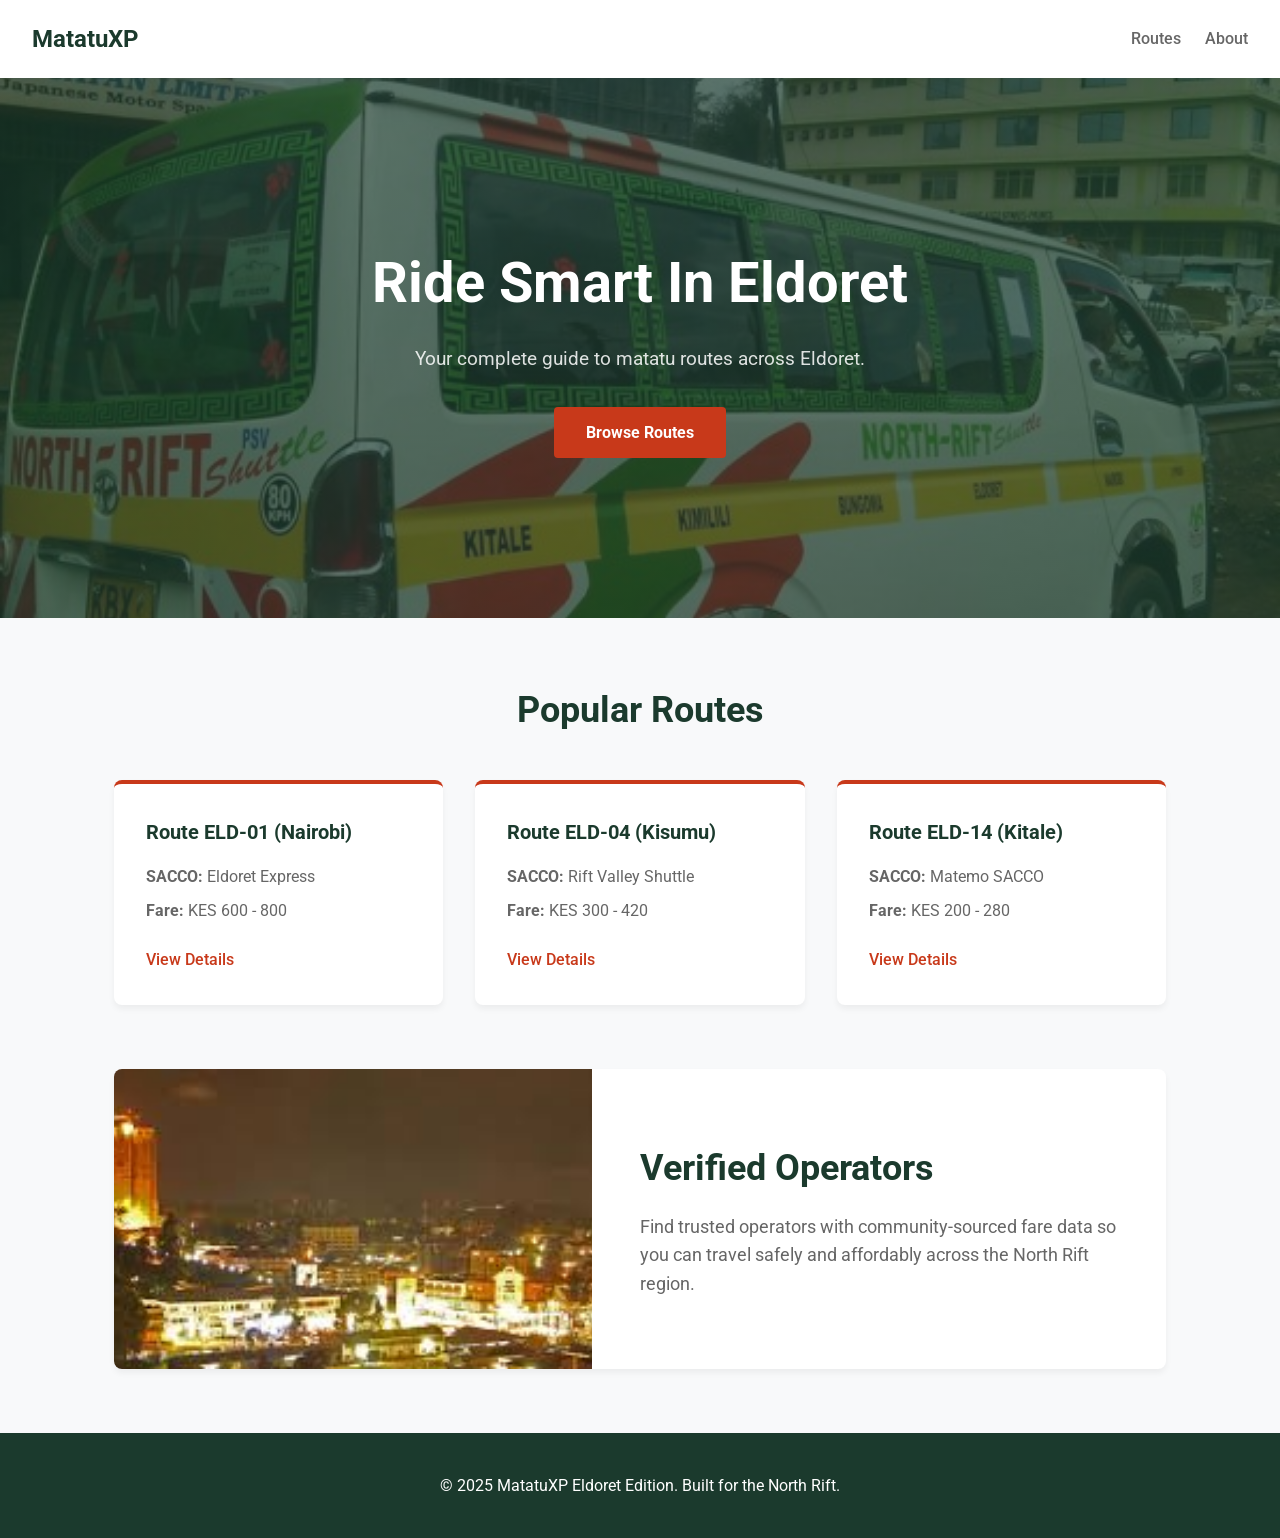
<file: basic_beginner.html>
<!DOCTYPE html>
<html lang="en">
<head>
    <meta charset="UTF-8">
    <meta name="viewport" content="width=device-width, initial-scale=1.0">
    <title>MatatuXP - Basic Edition</title>
    <link rel="stylesheet" href="basic_beginner.css">
    <link href="https://fonts.googleapis.com/css2?family=Roboto:wght@400;500;700&display=swap" rel="stylesheet">
</head>
<body>

    <!-- Navigation -->
    <nav class="navbar">
        <div class="logo">MatatuXP</div>
        <ul class="nav-links">
            <li><a href="#routes">Routes</a></li>
            <li><a href="#about">About</a></li>
        </ul>
    </nav>

    <!-- Hero Section -->
    <header class="hero">
        <div class="hero-content">
            <h1>Ride Smart In Eldoret</h1>
            <p>Your complete guide to matatu routes across Eldoret.</p>
            <a href="#routes" class="btn">Browse Routes</a>
        </div>
    </header>

    <!-- Main Content -->
    <main class="container">
        
        <!-- Routes Section -->
        <section id="routes">
            <h2>Popular Routes</h2>
            <div class="card-grid">
                <div class="card">
                    <h3>Route ELD-01 (Nairobi)</h3>
                    <p><strong>SACCO:</strong> Eldoret Express</p>
                    <p><strong>Fare:</strong> KES 600 - 800</p>
                    <a href="#" class="card-link">View Details</a>
                </div>
                <div class="card">
                    <h3>Route ELD-04 (Kisumu)</h3>
                    <p><strong>SACCO:</strong> Rift Valley Shuttle</p>
                    <p><strong>Fare:</strong> KES 300 - 420</p>
                    <a href="#" class="card-link">View Details</a>
                </div>
                <div class="card">
                    <h3>Route ELD-14 (Kitale)</h3>
                    <p><strong>SACCO:</strong> Matemo SACCO</p>
                    <p><strong>Fare:</strong> KES 200 - 280</p>
                    <a href="#" class="card-link">View Details</a>
                </div>
            </div>
        </section>

        <!-- Information/Promo Section -->
        <section id="about" class="info-section">
            <div class="info-image"></div>
            <div class="info-content">
                <h2>Verified Operators</h2>
                <p>Find trusted operators with community-sourced fare data so you can travel safely and affordably across the North Rift region.</p>
            </div>
        </section>

    </main>

    <!-- Footer -->
    <footer>
        <p>&copy; 2025 MatatuXP Eldoret Edition. Built for the North Rift.</p>
    </footer>

</body>
</html>
</file>
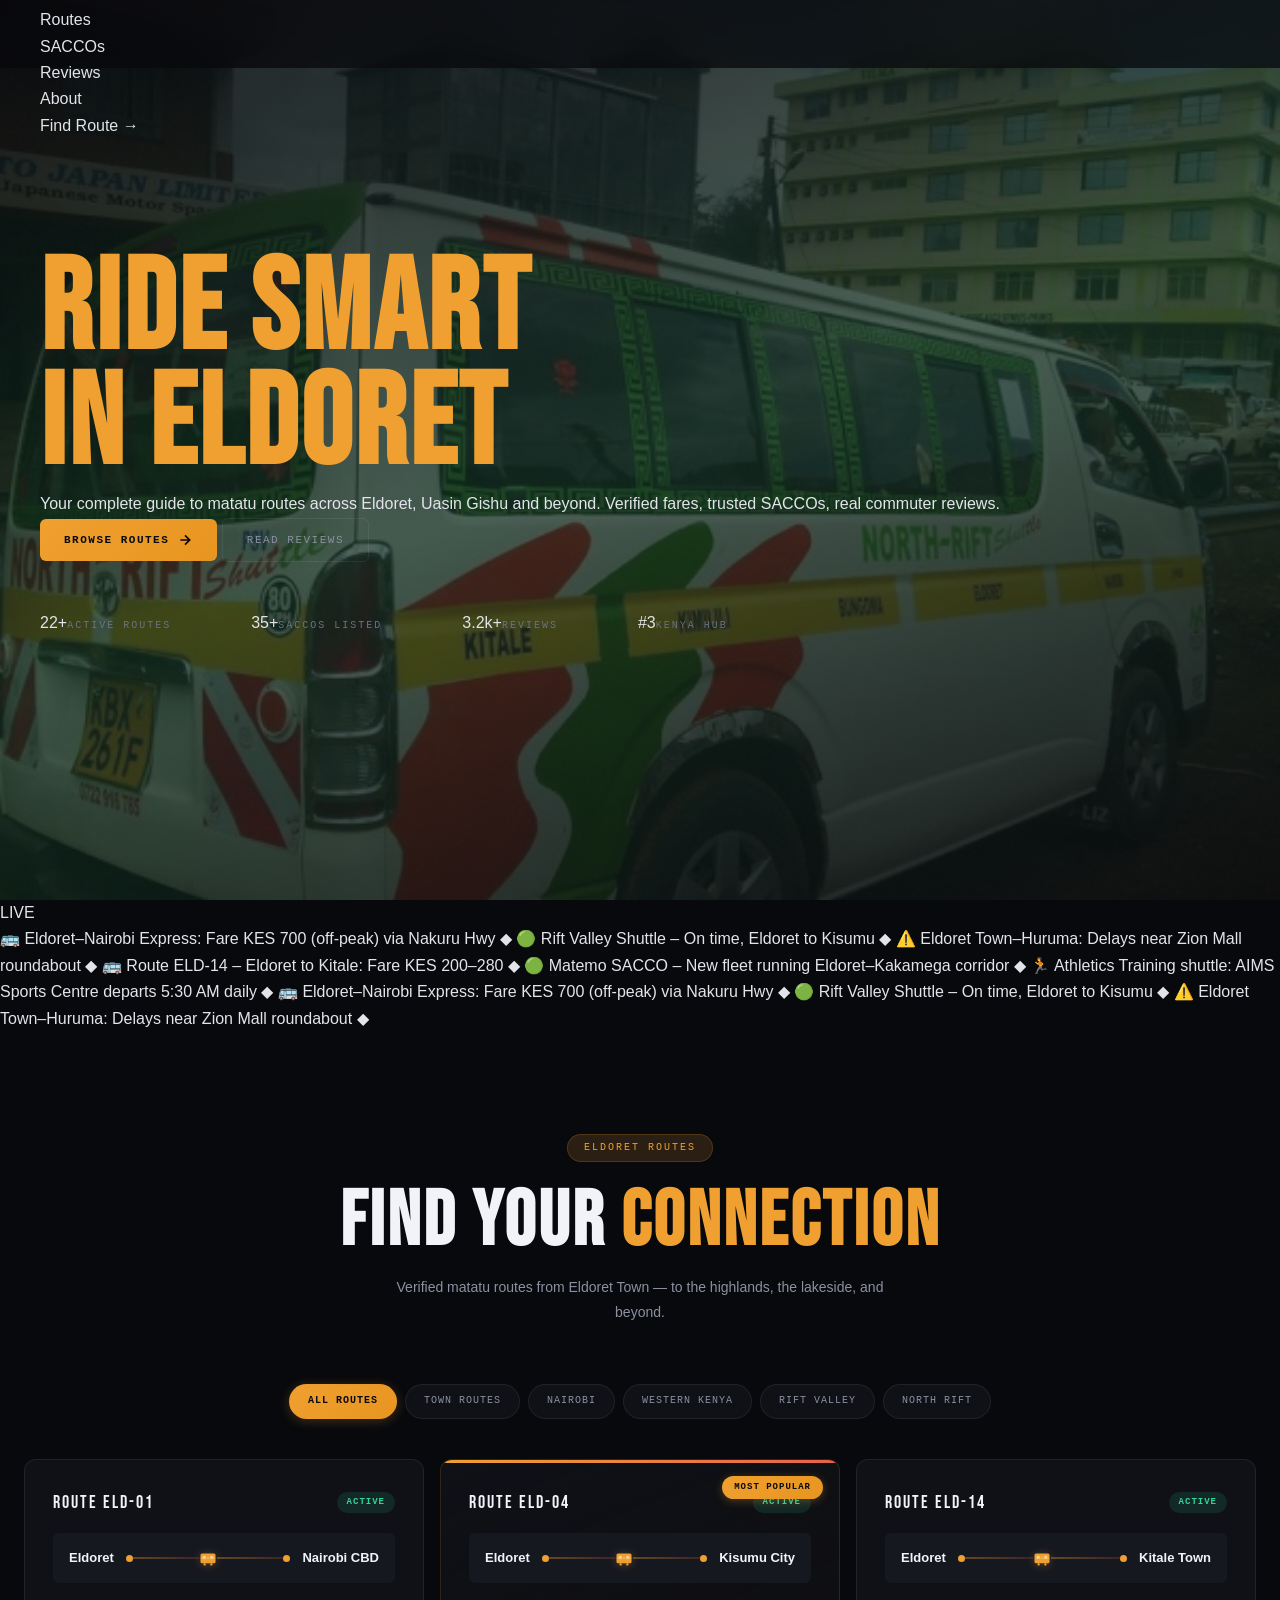
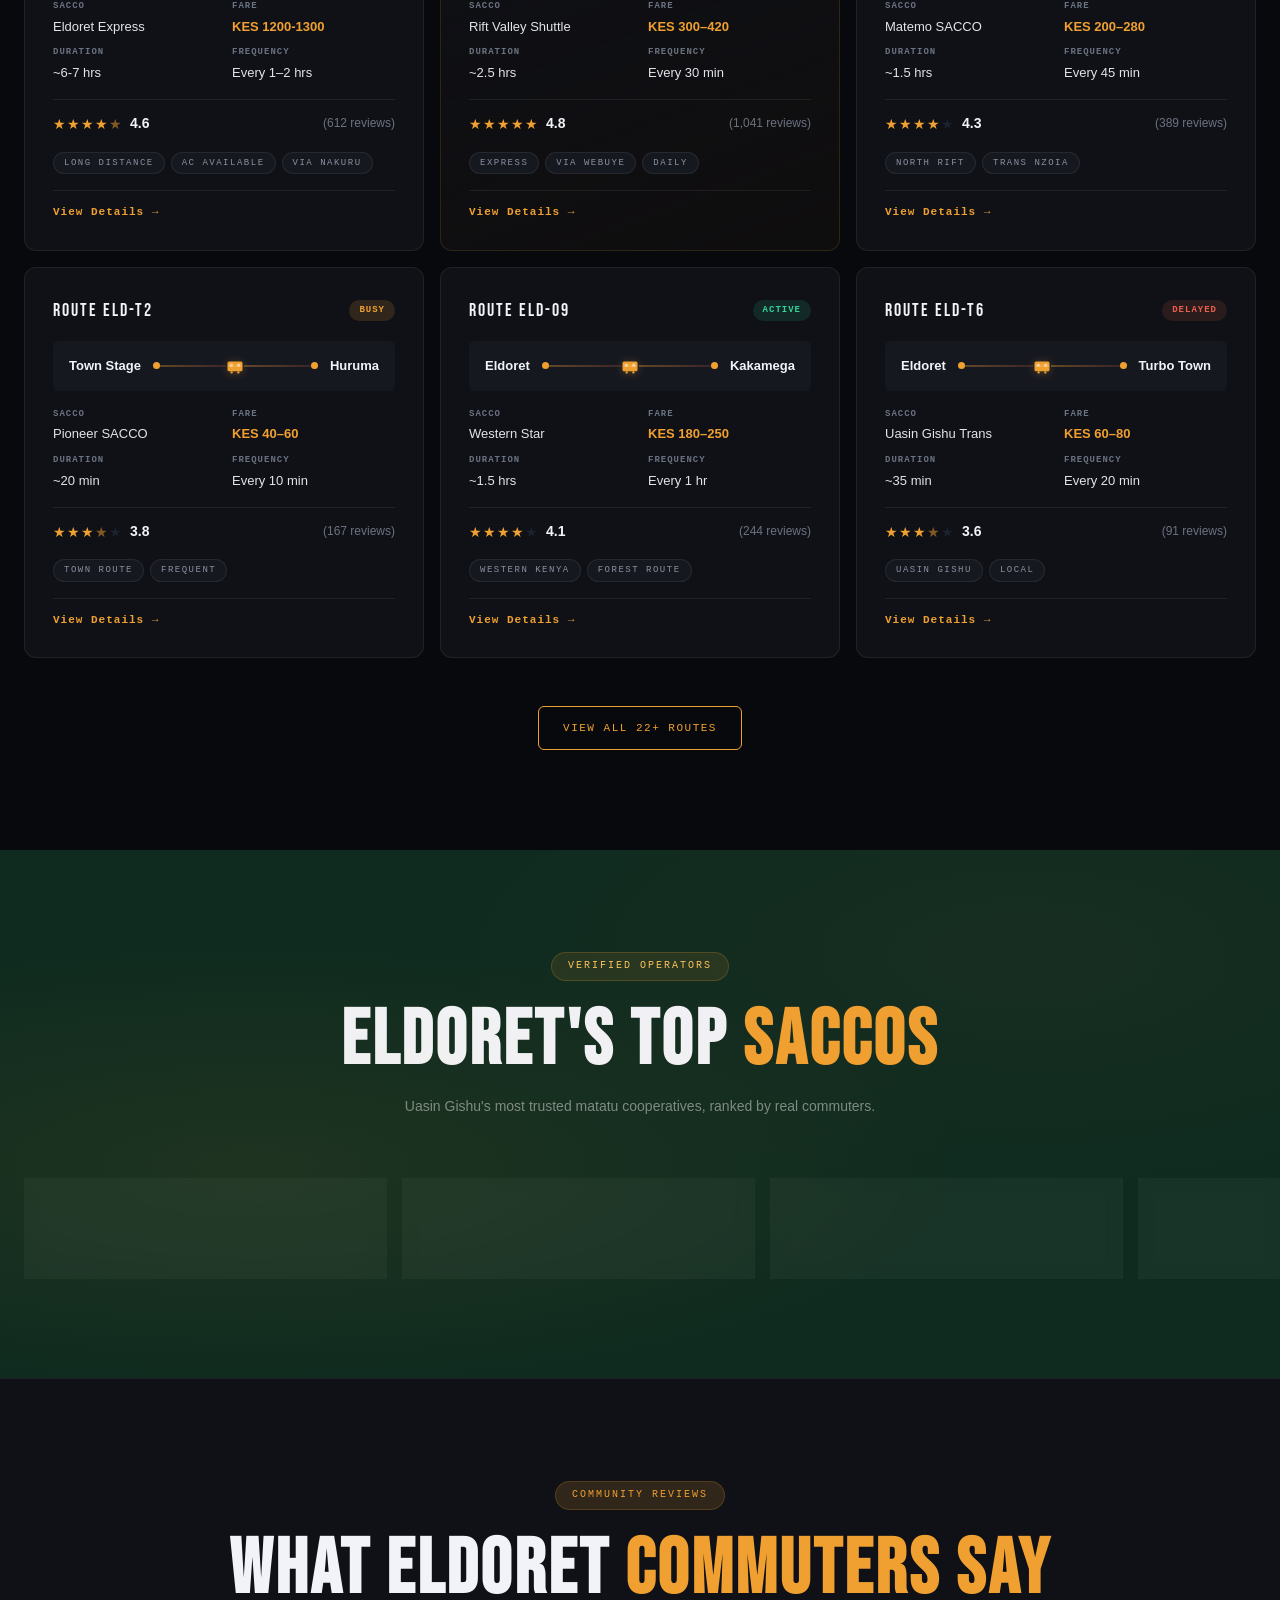
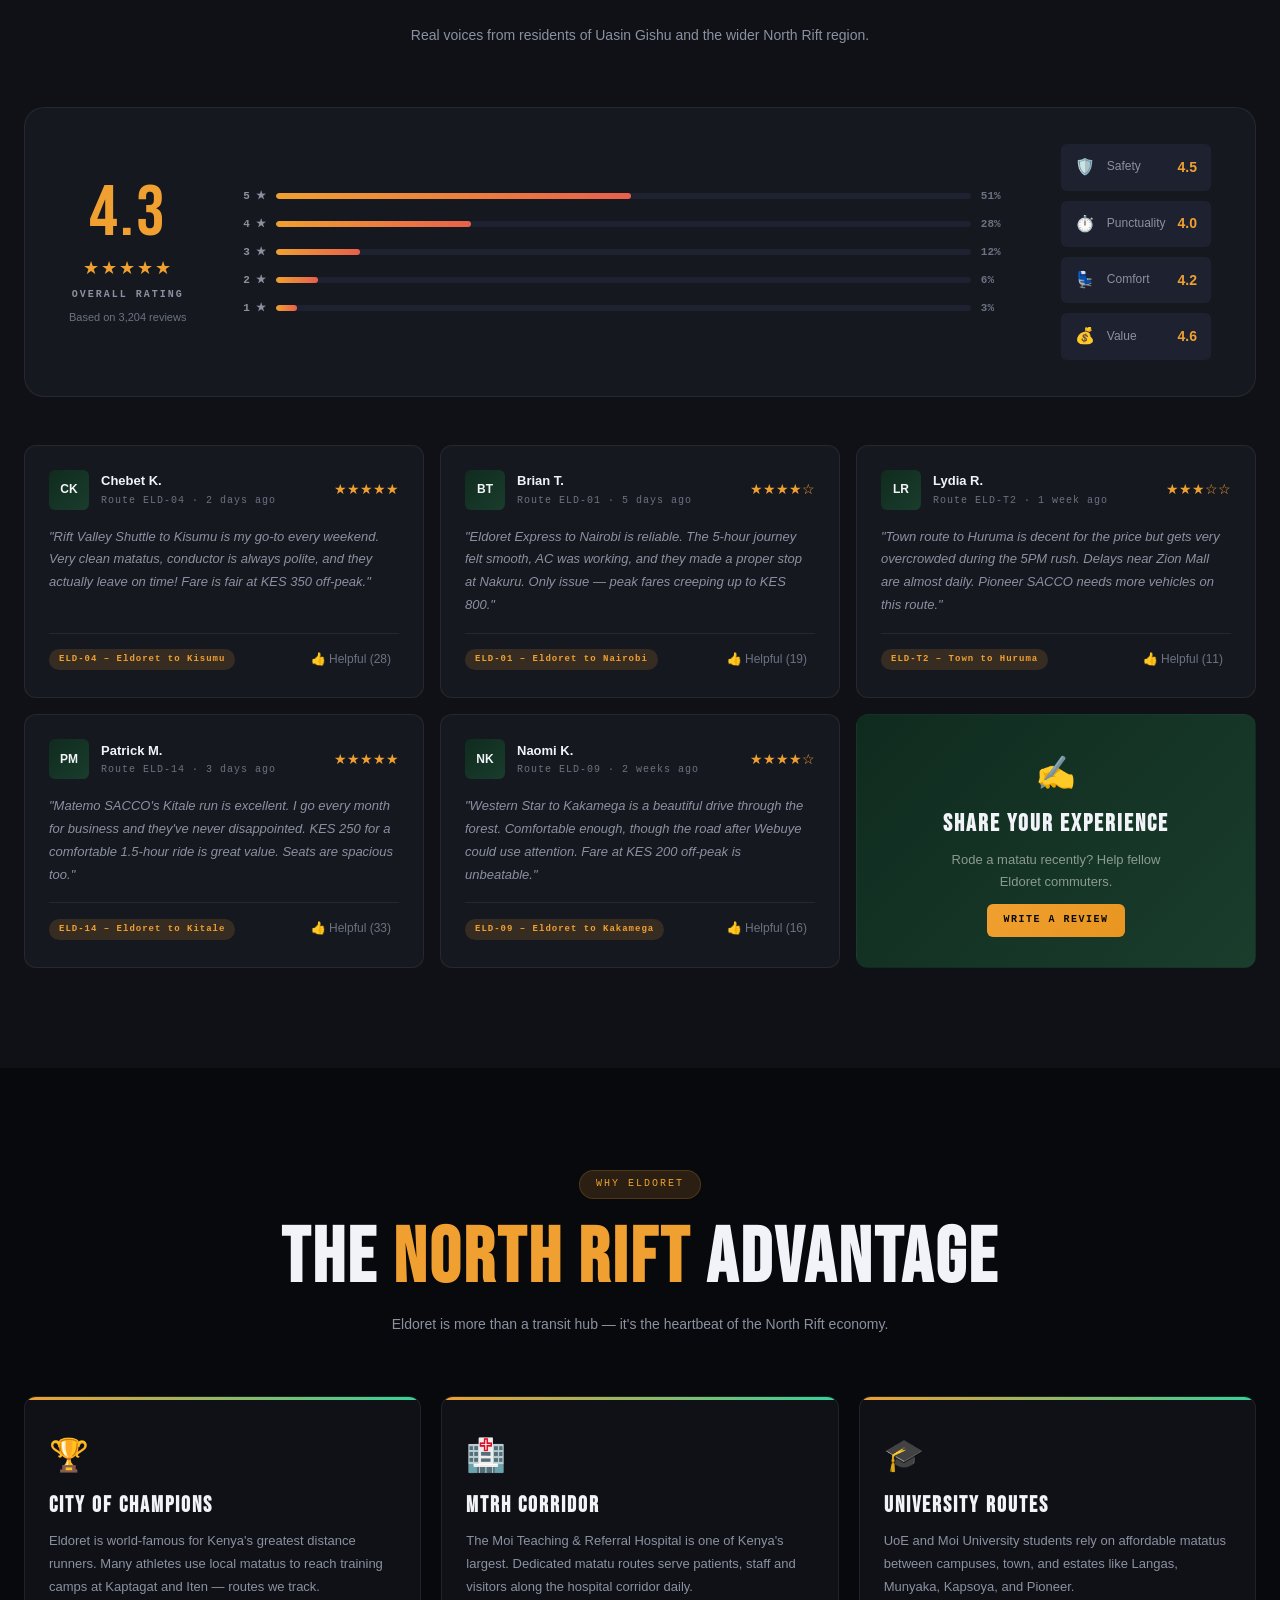
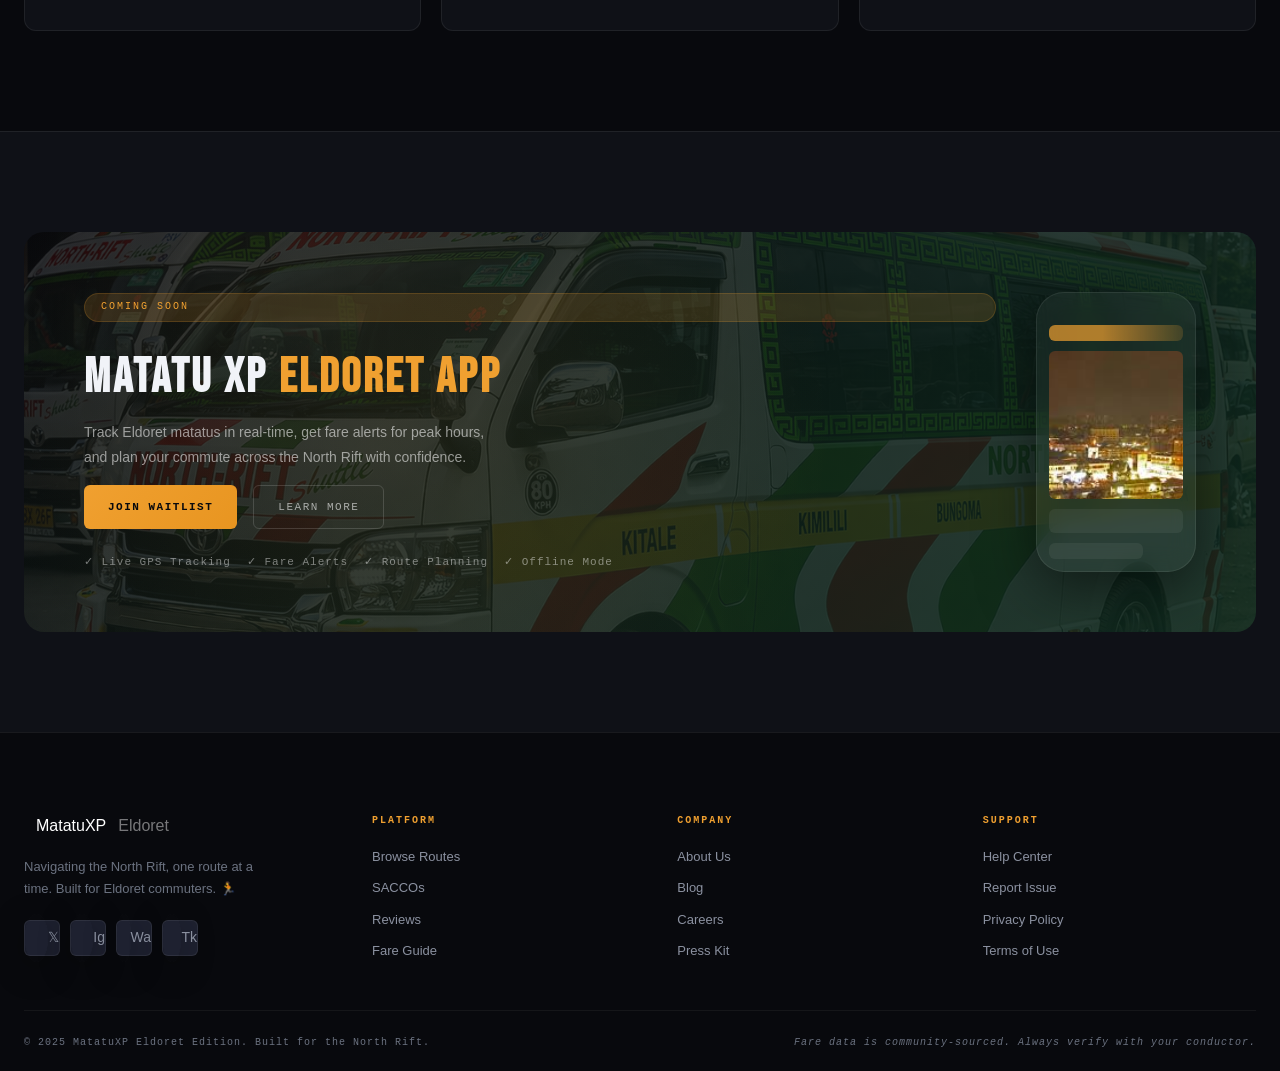
<file: file.html>
<!DOCTYPE html>
<html lang="en">

<head>
  <meta charset="UTF-8" />
  <meta name="viewport" content="width=device-width, initial-scale=1.0" />
  <title>Matatu Route Explorer – Eldoret Edition</title>
  <link rel="preconnect" href="https://fonts.googleapis.com" />
  <link rel="preconnect" href="https://fonts.gstatic.com" crossorigin />
  <link
    href="https://fonts.googleapis.com/css2?family=Bebas+Neue&family=Outfit:wght@300;400;500;600;700;800&display=swap"
    rel="stylesheet" />
  <link rel="stylesheet" href="styles.css" />
</head>

<body>

  <!-- ══════════════════════════════════════
       NAVBAR
  ══════════════════════════════════════ -->
  <nav class="navbar" role="navigation" aria-label="Main navigation">
    <div class="nav-container">
      <a href="#" class="nav-logo" aria-label="MatatuXP Eldoret">
        <span class="logo-mark" aria-hidden="true"><span class="logo-mark-inner"></span></span>
        <span class="logo-text">Matatu<span class="logo-accent">XP</span></span>
        <span class="logo-city">Eldoret</span>
      </a>

      <ul class="nav-links" role="list">
        <li><a href="#routes" class="nav-link">Routes</a></li>
        <li><a href="#saccos" class="nav-link">SACCOs</a></li>
        <li><a href="#reviews" class="nav-link">Reviews</a></li>
        <li><a href="#about" class="nav-link">About</a></li>
      </ul>

      <a href="#routes" class="nav-cta">Find Route</a>

      <input type="checkbox" id="nav-toggle" class="nav-toggle-input" aria-hidden="true" />
      <label for="nav-toggle" class="nav-hamburger" aria-label="Toggle navigation">
        <span></span><span></span><span></span>
      </label>
      <div class="nav-mobile-menu">
        <ul role="list">
          <li><a href="#routes">Routes</a></li>
          <li><a href="#saccos">SACCOs</a></li>
          <li><a href="#reviews">Reviews</a></li>
          <li><a href="#about">About</a></li>
          <li><a href="#routes" class="nav-cta-mobile">Find Route →</a></li>
        </ul>
      </div>
    </div>
  </nav>


  <!-- ══════════════════════════════════════
       HERO
  ══════════════════════════════════════ -->
  <header class="hero" id="home" role="banner">
    <div class="hero-bg" aria-hidden="true">
      <div class="hero-bg-image"></div>
      <div class="hero-bg-overlay"></div>
      <div class="hero-grain"></div>
      <div class="hero-stripes"></div>
    </div>

    <div class="hero-city-tag animate-fade-up">
      <span aria-hidden="true">📍</span>
      Eldoret · Uasin Gishu County
    </div>

    <div class="hero-content">
      <h1 class="hero-title animate-fade-up" style="--delay: 0.1s">
        <span class="hero-title-outline">Ride Smart</span><br />
        <span class="hero-title-solid">In <span class="hero-title-accent">Eldoret</span></span>
      </h1>
      <p class="hero-subtitle animate-fade-up" style="--delay: 0.28s">
        Your complete guide to matatu routes across Eldoret, Uasin Gishu and beyond. Verified fares, trusted SACCOs,
        real commuter reviews.
      </p>
      <div class="hero-actions animate-fade-up" style="--delay: 0.42s">
        <a href="#routes" class="btn btn-primary">
          <span>Browse Routes</span>
          <svg width="16" height="16" viewBox="0 0 24 24" fill="none" stroke="currentColor" stroke-width="2.5"
            aria-hidden="true">
            <path d="M5 12h14M12 5l7 7-7 7" />
          </svg>
        </a>
        <a href="#reviews" class="btn btn-ghost">Read Reviews</a>
      </div>
      <div class="hero-stats animate-fade-up" style="--delay: 0.56s" role="list">
        <div class="stat" role="listitem"><span class="stat-number">22+</span><span class="stat-label">Active
            Routes</span></div>
        <div class="stat-divider" aria-hidden="true"></div>
        <div class="stat" role="listitem"><span class="stat-number">35+</span><span class="stat-label">SACCOs
            Listed</span></div>
        <div class="stat-divider" aria-hidden="true"></div>
        <div class="stat" role="listitem"><span class="stat-number">3.2k+</span><span class="stat-label">Reviews</span>
        </div>
        <div class="stat-divider" aria-hidden="true"></div>
        <div class="stat" role="listitem"><span class="stat-number">#3</span><span class="stat-label">Kenya Hub</span>
        </div>
      </div>
    </div>

    <div class="hero-altitude-badge animate-fade-up" style="--delay: 0.7s" aria-label="Eldoret: 2085m above sea level">
      <span aria-hidden="true">⛰️</span>
      <div>
        <div class="altitude-number">2,085m</div>
        <div class="altitude-label">Above Sea Level</div>
      </div>
    </div>

    <a href="#routes" class="hero-scroll-cue animate-fade-up" style="--delay: 0.85s" aria-label="Scroll to routes">
      <span class="scroll-text">Scroll</span>
      <span class="scroll-arrow" aria-hidden="true"></span>
    </a>
  </header>


  <!-- ══════════════════════════════════════
       TICKER
  ══════════════════════════════════════ -->
  <div class="ticker-wrapper" aria-label="Live updates" role="marquee">
    <div class="ticker-label" aria-hidden="true">LIVE</div>
    <div class="ticker-track">
      <div class="ticker-content">
        <span>🚌 Eldoret–Nairobi Express: Fare KES 700 (off-peak) via Nakuru Hwy</span>
        <span class="ticker-sep" aria-hidden="true">◆</span>
        <span>🟢 Rift Valley Shuttle – On time, Eldoret to Kisumu</span>
        <span class="ticker-sep" aria-hidden="true">◆</span>
        <span>⚠️ Eldoret Town–Huruma: Delays near Zion Mall roundabout</span>
        <span class="ticker-sep" aria-hidden="true">◆</span>
        <span>🚌 Route ELD-14 – Eldoret to Kitale: Fare KES 200–280</span>
        <span class="ticker-sep" aria-hidden="true">◆</span>
        <span>🟢 Matemo SACCO – New fleet running Eldoret–Kakamega corridor</span>
        <span class="ticker-sep" aria-hidden="true">◆</span>
        <span>🏃 Athletics Training shuttle: AIMS Sports Centre departs 5:30 AM daily</span>
        <span class="ticker-sep" aria-hidden="true">◆</span>
        <span>🚌 Eldoret–Nairobi Express: Fare KES 700 (off-peak) via Nakuru Hwy</span>
        <span class="ticker-sep" aria-hidden="true">◆</span>
        <span>🟢 Rift Valley Shuttle – On time, Eldoret to Kisumu</span>
        <span class="ticker-sep" aria-hidden="true">◆</span>
        <span>⚠️ Eldoret Town–Huruma: Delays near Zion Mall roundabout</span>
        <span class="ticker-sep" aria-hidden="true">◆</span>
      </div>
    </div>
  </div>


  <!-- ══════════════════════════════════════
       ROUTES
  ══════════════════════════════════════ -->
  <main id="routes">
    <section class="section routes-section" aria-labelledby="routes-heading">
      <div class="container">
        <div class="section-header">
          <span class="section-tag">Eldoret Routes</span>
          <h2 class="section-title" id="routes-heading">Find Your <span class="text-accent">Connection</span></h2>
          <p class="section-desc">Verified matatu routes from Eldoret Town — to the highlands, the lakeside, and beyond.
          </p>
        </div>

        <div class="filter-bar" role="group" aria-label="Filter routes">
          <button class="filter-btn filter-active" aria-pressed="true">All Routes</button>
          <button class="filter-btn" aria-pressed="false">Town Routes</button>
          <button class="filter-btn" aria-pressed="false">Nairobi</button>
          <button class="filter-btn" aria-pressed="false">Western Kenya</button>
          <button class="filter-btn" aria-pressed="false">Rift Valley</button>
          <button class="filter-btn" aria-pressed="false">North Rift</button>
        </div>

        <div class="routes-grid" role="list">

          <!-- ELD-01: Eldoret–Nairobi -->
          <article class="route-card" role="listitem" aria-label="Eldoret to Nairobi">
            <div class="card-header">
              <div class="route-number">Route ELD-01</div>
              <span class="route-status status-active">Active</span>
            </div>
            <div class="route-path">
              <span class="route-origin">Eldoret</span>
              <div class="route-line" aria-hidden="true">
                <span class="route-dot"></span><span class="route-track"></span>
                <svg class="route-bus-icon" width="18" height="18" viewBox="0 0 24 24" fill="currentColor">
                  <rect x="2" y="6" width="20" height="13" rx="2" />
                  <rect x="6" y="19" width="3" height="3" rx="1" />
                  <rect x="15" y="19" width="3" height="3" rx="1" />
                  <rect x="5" y="9" width="4" height="4" rx="1" fill="white" opacity=".5" />
                  <rect x="15" y="9" width="4" height="4" rx="1" fill="white" opacity=".5" />
                  <path d="M2 12h20" stroke="white" stroke-width="1" opacity=".3" />
                </svg>
                <span class="route-track"></span><span class="route-dot"></span>
              </div>
              <span class="route-destination">Nairobi CBD</span>
            </div>
            <div class="card-meta">
              <div class="meta-item"><span class="meta-label">SACCO</span><span class="meta-value">Eldoret
                  Express</span></div>
              <div class="meta-item"><span class="meta-label">Fare</span><span class="meta-value fare-value">KES
                  1200-1300</span></div>
              <div class="meta-item"><span class="meta-label">Duration</span><span class="meta-value">~6-7 hrs</span>
              </div>
              <div class="meta-item"><span class="meta-label">Frequency</span><span class="meta-value">Every 1–2
                  hrs</span></div>
            </div>
            <div class="card-rating" aria-label="4.6 out of 5 stars">
              <div class="stars" aria-hidden="true">
                <span class="star filled">★</span><span class="star filled">★</span><span
                  class="star filled">★</span><span class="star filled">★</span><span class="star half">★</span>
              </div>
              <span class="rating-score">4.6</span>
              <span class="rating-count">(612 reviews)</span>
            </div>
            <div class="card-tags">
              <span class="tag">Long Distance</span><span class="tag">AC Available</span><span class="tag">Via
                Nakuru</span>
            </div>
            <a href="#reviews" class="card-cta">View Details →</a>
          </article>

          <!-- ELD-04: Eldoret–Kisumu (Featured) -->
          <article class="route-card card-featured" role="listitem" aria-label="Eldoret to Kisumu">
            <div class="card-featured-badge">Most Popular</div>
            <div class="card-header">
              <div class="route-number">Route ELD-04</div>
              <span class="route-status status-active">Active</span>
            </div>
            <div class="route-path">
              <span class="route-origin">Eldoret</span>
              <div class="route-line" aria-hidden="true">
                <span class="route-dot"></span><span class="route-track"></span>
                <svg class="route-bus-icon" width="18" height="18" viewBox="0 0 24 24" fill="currentColor">
                  <rect x="2" y="6" width="20" height="13" rx="2" />
                  <rect x="6" y="19" width="3" height="3" rx="1" />
                  <rect x="15" y="19" width="3" height="3" rx="1" />
                  <rect x="5" y="9" width="4" height="4" rx="1" fill="white" opacity=".5" />
                  <rect x="15" y="9" width="4" height="4" rx="1" fill="white" opacity=".5" />
                  <path d="M2 12h20" stroke="white" stroke-width="1" opacity=".3" />
                </svg>
                <span class="route-track"></span><span class="route-dot"></span>
              </div>
              <span class="route-destination">Kisumu City</span>
            </div>
            <div class="card-meta">
              <div class="meta-item"><span class="meta-label">SACCO</span><span class="meta-value">Rift Valley
                  Shuttle</span></div>
              <div class="meta-item"><span class="meta-label">Fare</span><span class="meta-value fare-value">KES
                  300–420</span></div>
              <div class="meta-item"><span class="meta-label">Duration</span><span class="meta-value">~2.5 hrs</span>
              </div>
              <div class="meta-item"><span class="meta-label">Frequency</span><span class="meta-value">Every 30
                  min</span></div>
            </div>
            <div class="card-rating" aria-label="4.8 out of 5 stars">
              <div class="stars" aria-hidden="true">
                <span class="star filled">★</span><span class="star filled">★</span><span
                  class="star filled">★</span><span class="star filled">★</span><span class="star filled">★</span>
              </div>
              <span class="rating-score">4.8</span>
              <span class="rating-count">(1,041 reviews)</span>
            </div>
            <div class="card-tags">
              <span class="tag">Express</span><span class="tag">Via Webuye</span><span class="tag">Daily</span>
            </div>
            <a href="#reviews" class="card-cta">View Details →</a>
          </article>

          <!-- ELD-14: Eldoret–Kitale -->
          <article class="route-card" role="listitem" aria-label="Eldoret to Kitale">
            <div class="card-header">
              <div class="route-number">Route ELD-14</div>
              <span class="route-status status-active">Active</span>
            </div>
            <div class="route-path">
              <span class="route-origin">Eldoret</span>
              <div class="route-line" aria-hidden="true">
                <span class="route-dot"></span><span class="route-track"></span>
                <svg class="route-bus-icon" width="18" height="18" viewBox="0 0 24 24" fill="currentColor">
                  <rect x="2" y="6" width="20" height="13" rx="2" />
                  <rect x="6" y="19" width="3" height="3" rx="1" />
                  <rect x="15" y="19" width="3" height="3" rx="1" />
                  <rect x="5" y="9" width="4" height="4" rx="1" fill="white" opacity=".5" />
                  <rect x="15" y="9" width="4" height="4" rx="1" fill="white" opacity=".5" />
                  <path d="M2 12h20" stroke="white" stroke-width="1" opacity=".3" />
                </svg>
                <span class="route-track"></span><span class="route-dot"></span>
              </div>
              <span class="route-destination">Kitale Town</span>
            </div>
            <div class="card-meta">
              <div class="meta-item"><span class="meta-label">SACCO</span><span class="meta-value">Matemo SACCO</span>
              </div>
              <div class="meta-item"><span class="meta-label">Fare</span><span class="meta-value fare-value">KES
                  200–280</span></div>
              <div class="meta-item"><span class="meta-label">Duration</span><span class="meta-value">~1.5 hrs</span>
              </div>
              <div class="meta-item"><span class="meta-label">Frequency</span><span class="meta-value">Every 45
                  min</span></div>
            </div>
            <div class="card-rating" aria-label="4.3 out of 5 stars">
              <div class="stars" aria-hidden="true">
                <span class="star filled">★</span><span class="star filled">★</span><span
                  class="star filled">★</span><span class="star filled">★</span><span class="star empty">★</span>
              </div>
              <span class="rating-score">4.3</span>
              <span class="rating-count">(389 reviews)</span>
            </div>
            <div class="card-tags">
              <span class="tag">North Rift</span><span class="tag">Trans Nzoia</span>
            </div>
            <a href="#reviews" class="card-cta">View Details →</a>
          </article>

          <!-- ELD-T2: Town–Huruma -->
          <article class="route-card" role="listitem" aria-label="Eldoret Town to Huruma">
            <div class="card-header">
              <div class="route-number">Route ELD-T2</div>
              <span class="route-status status-busy">Busy</span>
            </div>
            <div class="route-path">
              <span class="route-origin">Town Stage</span>
              <div class="route-line" aria-hidden="true">
                <span class="route-dot"></span><span class="route-track"></span>
                <svg class="route-bus-icon" width="18" height="18" viewBox="0 0 24 24" fill="currentColor">
                  <rect x="2" y="6" width="20" height="13" rx="2" />
                  <rect x="6" y="19" width="3" height="3" rx="1" />
                  <rect x="15" y="19" width="3" height="3" rx="1" />
                  <rect x="5" y="9" width="4" height="4" rx="1" fill="white" opacity=".5" />
                  <rect x="15" y="9" width="4" height="4" rx="1" fill="white" opacity=".5" />
                  <path d="M2 12h20" stroke="white" stroke-width="1" opacity=".3" />
                </svg>
                <span class="route-track"></span><span class="route-dot"></span>
              </div>
              <span class="route-destination">Huruma</span>
            </div>
            <div class="card-meta">
              <div class="meta-item"><span class="meta-label">SACCO</span><span class="meta-value">Pioneer SACCO</span>
              </div>
              <div class="meta-item"><span class="meta-label">Fare</span><span class="meta-value fare-value">KES
                  40–60</span></div>
              <div class="meta-item"><span class="meta-label">Duration</span><span class="meta-value">~20 min</span>
              </div>
              <div class="meta-item"><span class="meta-label">Frequency</span><span class="meta-value">Every 10
                  min</span></div>
            </div>
            <div class="card-rating" aria-label="3.8 out of 5 stars">
              <div class="stars" aria-hidden="true">
                <span class="star filled">★</span><span class="star filled">★</span><span
                  class="star filled">★</span><span class="star half">★</span><span class="star empty">★</span>
              </div>
              <span class="rating-score">3.8</span>
              <span class="rating-count">(167 reviews)</span>
            </div>
            <div class="card-tags">
              <span class="tag">Town Route</span><span class="tag">Frequent</span>
            </div>
            <a href="#reviews" class="card-cta">View Details →</a>
          </article>

          <!-- ELD-09: Eldoret–Kakamega -->
          <article class="route-card" role="listitem" aria-label="Eldoret to Kakamega">
            <div class="card-header">
              <div class="route-number">Route ELD-09</div>
              <span class="route-status status-active">Active</span>
            </div>
            <div class="route-path">
              <span class="route-origin">Eldoret</span>
              <div class="route-line" aria-hidden="true">
                <span class="route-dot"></span><span class="route-track"></span>
                <svg class="route-bus-icon" width="18" height="18" viewBox="0 0 24 24" fill="currentColor">
                  <rect x="2" y="6" width="20" height="13" rx="2" />
                  <rect x="6" y="19" width="3" height="3" rx="1" />
                  <rect x="15" y="19" width="3" height="3" rx="1" />
                  <rect x="5" y="9" width="4" height="4" rx="1" fill="white" opacity=".5" />
                  <rect x="15" y="9" width="4" height="4" rx="1" fill="white" opacity=".5" />
                  <path d="M2 12h20" stroke="white" stroke-width="1" opacity=".3" />
                </svg>
                <span class="route-track"></span><span class="route-dot"></span>
              </div>
              <span class="route-destination">Kakamega</span>
            </div>
            <div class="card-meta">
              <div class="meta-item"><span class="meta-label">SACCO</span><span class="meta-value">Western Star</span>
              </div>
              <div class="meta-item"><span class="meta-label">Fare</span><span class="meta-value fare-value">KES
                  180–250</span></div>
              <div class="meta-item"><span class="meta-label">Duration</span><span class="meta-value">~1.5 hrs</span>
              </div>
              <div class="meta-item"><span class="meta-label">Frequency</span><span class="meta-value">Every 1 hr</span>
              </div>
            </div>
            <div class="card-rating" aria-label="4.1 out of 5 stars">
              <div class="stars" aria-hidden="true">
                <span class="star filled">★</span><span class="star filled">★</span><span
                  class="star filled">★</span><span class="star filled">★</span><span class="star empty">★</span>
              </div>
              <span class="rating-score">4.1</span>
              <span class="rating-count">(244 reviews)</span>
            </div>
            <div class="card-tags">
              <span class="tag">Western Kenya</span><span class="tag">Forest Route</span>
            </div>
            <a href="#reviews" class="card-cta">View Details →</a>
          </article>

          <!-- ELD-T6: Eldoret–Turbo -->
          <article class="route-card" role="listitem" aria-label="Eldoret to Turbo">
            <div class="card-header">
              <div class="route-number">Route ELD-T6</div>
              <span class="route-status status-delayed">Delayed</span>
            </div>
            <div class="route-path">
              <span class="route-origin">Eldoret</span>
              <div class="route-line" aria-hidden="true">
                <span class="route-dot"></span><span class="route-track"></span>
                <svg class="route-bus-icon" width="18" height="18" viewBox="0 0 24 24" fill="currentColor">
                  <rect x="2" y="6" width="20" height="13" rx="2" />
                  <rect x="6" y="19" width="3" height="3" rx="1" />
                  <rect x="15" y="19" width="3" height="3" rx="1" />
                  <rect x="5" y="9" width="4" height="4" rx="1" fill="white" opacity=".5" />
                  <rect x="15" y="9" width="4" height="4" rx="1" fill="white" opacity=".5" />
                  <path d="M2 12h20" stroke="white" stroke-width="1" opacity=".3" />
                </svg>
                <span class="route-track"></span><span class="route-dot"></span>
              </div>
              <span class="route-destination">Turbo Town</span>
            </div>
            <div class="card-meta">
              <div class="meta-item"><span class="meta-label">SACCO</span><span class="meta-value">Uasin Gishu
                  Trans</span></div>
              <div class="meta-item"><span class="meta-label">Fare</span><span class="meta-value fare-value">KES
                  60–80</span></div>
              <div class="meta-item"><span class="meta-label">Duration</span><span class="meta-value">~35 min</span>
              </div>
              <div class="meta-item"><span class="meta-label">Frequency</span><span class="meta-value">Every 20
                  min</span></div>
            </div>
            <div class="card-rating" aria-label="3.6 out of 5 stars">
              <div class="stars" aria-hidden="true">
                <span class="star filled">★</span><span class="star filled">★</span><span
                  class="star filled">★</span><span class="star half">★</span><span class="star empty">★</span>
              </div>
              <span class="rating-score">3.6</span>
              <span class="rating-count">(91 reviews)</span>
            </div>
            <div class="card-tags">
              <span class="tag">Uasin Gishu</span><span class="tag">Local</span>
            </div>
            <a href="#reviews" class="card-cta">View Details →</a>
          </article>

        </div><!-- /routes-grid -->

        <div class="section-cta-wrap">
          <a href="#" class="btn btn-outline">View All 22+ Routes</a>
        </div>
      </div>
    </section>


    <!-- ══════════════════════════════════════
         SACCOS
    ══════════════════════════════════════ -->
    <section class="section saccos-section" id="saccos" aria-labelledby="saccos-heading">
      <div class="container">
        <div class="section-header">
          <span class="section-tag">Verified Operators</span>
          <h2 class="section-title" id="saccos-heading">Eldoret's Top <span class="text-accent">SACCOs</span></h2>
          <p class="section-desc">Uasin Gishu's most trusted matatu cooperatives, ranked by real commuters.</p>
        </div>
        <div class="saccos-grid" role="list">
          <div class="sacco-card" role="listitem">
            <div class="sacco-rank">#1</div>
            <div class="sacco-info">
              <div class="sacco-avatar">RV</div>
              <div>
                <div class="sacco-name">Rift Valley Shuttle</div>
                <div class="sacco-routes">Routes: ELD-04, ELD-05</div>
              </div>
            </div>
            <div class="sacco-stars"><span aria-hidden="true">★★★★★</span> 4.8</div>
          </div>
          <div class="sacco-card" role="listitem">
            <div class="sacco-rank">#2</div>
            <div class="sacco-info">
              <div class="sacco-avatar">EX</div>
              <div>
                <div class="sacco-name">Eldoret Express</div>
                <div class="sacco-routes">Routes: ELD-01, ELD-02</div>
              </div>
            </div>
            <div class="sacco-stars"><span aria-hidden="true">★★★★★</span> 4.6</div>
          </div>
          <div class="sacco-card" role="listitem">
            <div class="sacco-rank">#3</div>
            <div class="sacco-info">
              <div class="sacco-avatar">MT</div>
              <div>
                <div class="sacco-name">Matemo SACCO</div>
                <div class="sacco-routes">Routes: ELD-14, ELD-15</div>
              </div>
            </div>
            <div class="sacco-stars"><span aria-hidden="true">★★★★☆</span> 4.3</div>
          </div>
          <div class="sacco-card" role="listitem">
            <div class="sacco-rank">#4</div>
            <div class="sacco-info">
              <div class="sacco-avatar">WS</div>
              <div>
                <div class="sacco-name">Western Star</div>
                <div class="sacco-routes">Routes: ELD-09, ELD-10</div>
              </div>
            </div>
            <div class="sacco-stars"><span aria-hidden="true">★★★★☆</span> 4.1</div>
          </div>
        </div>
      </div>
    </section>


    <!-- ══════════════════════════════════════
         REVIEWS
    ══════════════════════════════════════ -->
    <section class="section reviews-section" id="reviews" aria-labelledby="reviews-heading">
      <div class="container">
        <div class="section-header">
          <span class="section-tag">Community Reviews</span>
          <h2 class="section-title" id="reviews-heading">What Eldoret <span class="text-accent">Commuters Say</span>
          </h2>
          <p class="section-desc">Real voices from residents of Uasin Gishu and the wider North Rift region.</p>
        </div>

        <div class="rating-summary" role="region" aria-label="Overall rating summary">
          <div class="rating-big">
            <span class="rating-big-number">4.3</span>
            <div class="rating-big-stars" aria-hidden="true">★★★★★</div>
            <span class="rating-big-label">Overall Rating</span>
            <span class="rating-big-count">Based on 3,204 reviews</span>
          </div>
          <div class="rating-bars">
            <div class="rating-bar-row"><span class="bar-label">5 ★</span>
              <div class="bar-track">
                <div class="bar-fill" style="--width: 51%"></div>
              </div><span class="bar-pct">51%</span>
            </div>
            <div class="rating-bar-row"><span class="bar-label">4 ★</span>
              <div class="bar-track">
                <div class="bar-fill" style="--width: 28%"></div>
              </div><span class="bar-pct">28%</span>
            </div>
            <div class="rating-bar-row"><span class="bar-label">3 ★</span>
              <div class="bar-track">
                <div class="bar-fill" style="--width: 12%"></div>
              </div><span class="bar-pct">12%</span>
            </div>
            <div class="rating-bar-row"><span class="bar-label">2 ★</span>
              <div class="bar-track">
                <div class="bar-fill" style="--width: 6%"></div>
              </div><span class="bar-pct">6%</span>
            </div>
            <div class="rating-bar-row"><span class="bar-label">1 ★</span>
              <div class="bar-track">
                <div class="bar-fill" style="--width: 3%"></div>
              </div><span class="bar-pct">3%</span>
            </div>
          </div>
          <div class="rating-highlights">
            <div class="highlight-item"><span class="highlight-icon">🛡️</span><span
                class="highlight-label">Safety</span><span class="highlight-score">4.5</span></div>
            <div class="highlight-item"><span class="highlight-icon">⏱️</span><span
                class="highlight-label">Punctuality</span><span class="highlight-score">4.0</span></div>
            <div class="highlight-item"><span class="highlight-icon">💺</span><span
                class="highlight-label">Comfort</span><span class="highlight-score">4.2</span></div>
            <div class="highlight-item"><span class="highlight-icon">💰</span><span
                class="highlight-label">Value</span><span class="highlight-score">4.6</span></div>
          </div>
        </div>

        <div class="reviews-grid" role="list">
          <article class="review-card" role="listitem">
            <div class="review-header">
              <div class="reviewer-avatar">CK</div>
              <div class="reviewer-info"><span class="reviewer-name">Chebet K.</span><span class="reviewer-meta">Route
                  ELD-04 · 2 days ago</span></div>
              <div class="review-stars"><span aria-hidden="true">★★★★★</span></div>
            </div>
            <p class="review-text">"Rift Valley Shuttle to Kisumu is my go-to every weekend. Very clean matatus,
              conductor is always polite, and they actually leave on time! Fare is fair at KES 350 off-peak."</p>
            <div class="review-footer">
              <span class="review-route-tag">ELD-04 – Eldoret to Kisumu</span>
              <button class="review-helpful">👍 Helpful (28)</button>
            </div>
          </article>

          <article class="review-card" role="listitem">
            <div class="review-header">
              <div class="reviewer-avatar">BT</div>
              <div class="reviewer-info"><span class="reviewer-name">Brian T.</span><span class="reviewer-meta">Route
                  ELD-01 · 5 days ago</span></div>
              <div class="review-stars"><span aria-hidden="true">★★★★☆</span></div>
            </div>
            <p class="review-text">"Eldoret Express to Nairobi is reliable. The 5-hour journey felt smooth, AC was
              working, and they made a proper stop at Nakuru. Only issue — peak fares creeping up to KES 800."</p>
            <div class="review-footer">
              <span class="review-route-tag">ELD-01 – Eldoret to Nairobi</span>
              <button class="review-helpful">👍 Helpful (19)</button>
            </div>
          </article>

          <article class="review-card" role="listitem">
            <div class="review-header">
              <div class="reviewer-avatar">LR</div>
              <div class="reviewer-info"><span class="reviewer-name">Lydia R.</span><span class="reviewer-meta">Route
                  ELD-T2 · 1 week ago</span></div>
              <div class="review-stars"><span aria-hidden="true">★★★☆☆</span></div>
            </div>
            <p class="review-text">"Town route to Huruma is decent for the price but gets very overcrowded during the
              5PM rush. Delays near Zion Mall are almost daily. Pioneer SACCO needs more vehicles on this route."</p>
            <div class="review-footer">
              <span class="review-route-tag">ELD-T2 – Town to Huruma</span>
              <button class="review-helpful">👍 Helpful (11)</button>
            </div>
          </article>

          <article class="review-card" role="listitem">
            <div class="review-header">
              <div class="reviewer-avatar">PM</div>
              <div class="reviewer-info"><span class="reviewer-name">Patrick M.</span><span class="reviewer-meta">Route
                  ELD-14 · 3 days ago</span></div>
              <div class="review-stars"><span aria-hidden="true">★★★★★</span></div>
            </div>
            <p class="review-text">"Matemo SACCO's Kitale run is excellent. I go every month for business and they've
              never disappointed. KES 250 for a comfortable 1.5-hour ride is great value. Seats are spacious too."</p>
            <div class="review-footer">
              <span class="review-route-tag">ELD-14 – Eldoret to Kitale</span>
              <button class="review-helpful">👍 Helpful (33)</button>
            </div>
          </article>

          <article class="review-card" role="listitem">
            <div class="review-header">
              <div class="reviewer-avatar">NK</div>
              <div class="reviewer-info"><span class="reviewer-name">Naomi K.</span><span class="reviewer-meta">Route
                  ELD-09 · 2 weeks ago</span></div>
              <div class="review-stars"><span aria-hidden="true">★★★★☆</span></div>
            </div>
            <p class="review-text">"Western Star to Kakamega is a beautiful drive through the forest. Comfortable
              enough, though the road after Webuye could use attention. Fare at KES 200 off-peak is unbeatable."</p>
            <div class="review-footer">
              <span class="review-route-tag">ELD-09 – Eldoret to Kakamega</span>
              <button class="review-helpful">👍 Helpful (16)</button>
            </div>
          </article>

          <article class="review-card review-cta-card" role="listitem">
            <div class="write-review-inner">
              <span class="write-review-icon" aria-hidden="true">✍️</span>
              <h3 class="write-review-title">Share Your Experience</h3>
              <p class="write-review-desc">Rode a matatu recently? Help fellow Eldoret commuters.</p>
              <a href="#" class="btn btn-primary btn-sm">Write a Review</a>
            </div>
          </article>
        </div>
      </div>
    </section>


    <!-- ══════════════════════════════════════
         ELDORET SPOTLIGHT
    ══════════════════════════════════════ -->
    <section class="section spotlight-section" id="about" aria-labelledby="spotlight-heading">
      <div class="container">
        <div class="section-header">
          <span class="section-tag">Why Eldoret</span>
          <h2 class="section-title" id="spotlight-heading">The <span class="text-accent">North Rift</span> Advantage
          </h2>
          <p class="section-desc">Eldoret is more than a transit hub — it's the heartbeat of the North Rift economy.</p>
        </div>
        <div class="spotlight-grid">
          <div class="spotlight-fact">
            <div class="spotlight-icon" aria-hidden="true">🏆</div>
            <h3 class="spotlight-title">City of Champions</h3>
            <p class="spotlight-desc">Eldoret is world-famous for Kenya's greatest distance runners. Many athletes use
              local matatus to reach training camps at Kaptagat and Iten — routes we track.</p>
          </div>
          <div class="spotlight-fact">
            <div class="spotlight-icon" aria-hidden="true">🏥</div>
            <h3 class="spotlight-title">MTRH Corridor</h3>
            <p class="spotlight-desc">The Moi Teaching & Referral Hospital is one of Kenya's largest. Dedicated matatu
              routes serve patients, staff and visitors along the hospital corridor daily.</p>
          </div>
          <div class="spotlight-fact">
            <div class="spotlight-icon" aria-hidden="true">🎓</div>
            <h3 class="spotlight-title">University Routes</h3>
            <p class="spotlight-desc">UoE and Moi University students rely on affordable matatus between campuses, town,
              and estates like Langas, Munyaka, Kapsoya, and Pioneer.</p>
          </div>
        </div>
      </div>
    </section>


    <!-- ══════════════════════════════════════
         APP PROMO
    ══════════════════════════════════════ -->
    <section class="section promo-section" aria-labelledby="promo-heading">
      <div class="container">
        <div class="promo-card">
          <div class="promo-content">
            <span class="section-tag">Coming Soon</span>
            <h2 class="promo-title" id="promo-heading">Matatu XP <span class="text-accent">Eldoret App</span></h2>
            <p class="promo-desc">Track Eldoret matatus in real-time, get fare alerts for peak hours, and plan your
              commute across the North Rift with confidence.</p>
            <div class="promo-actions">
              <a href="#" class="btn btn-primary">Join Waitlist</a>
              <a href="#" class="btn btn-ghost-light">Learn More</a>
            </div>
            <div class="promo-features" role="list">
              <span role="listitem">✓ Live GPS Tracking</span>
              <span role="listitem">✓ Fare Alerts</span>
              <span role="listitem">✓ Route Planning</span>
              <span role="listitem">✓ Offline Mode</span>
            </div>
          </div>
          <div class="promo-visual" aria-hidden="true">
            <div class="promo-phone-mockup">
              <div class="phone-screen">
                <div class="phone-ui-header"></div>
                <div class="phone-ui-map"></div>
                <div class="phone-ui-card"></div>
                <div class="phone-ui-card short"></div>
              </div>
            </div>
          </div>
        </div>
      </div>
    </section>

  </main>


  <!-- ══════════════════════════════════════
       FOOTER
  ══════════════════════════════════════ -->
  <footer class="footer" role="contentinfo">
    <div class="container">
      <div class="footer-top">
        <div class="footer-brand">
          <a href="#" class="nav-logo footer-logo">
            <span class="logo-mark"><span class="logo-mark-inner"></span></span>
            <span class="logo-text" style="color:white">Matatu<span class="logo-accent">XP</span></span>
            <span class="logo-city" style="color:rgba(255,255,255,0.45)">Eldoret</span>
          </a>
          <p class="footer-tagline">Navigating the North Rift, one route at a time. Built for Eldoret commuters. 🏃</p>
          <div class="footer-socials" role="list">
            <a href="#" class="social-link" role="listitem" aria-label="Twitter"><i class="fab fa-twitter"></i> 𝕏</a>
            <a href="#" class="social-link" role="listitem" aria-label="Instagram"><i class="fab fa-instagram"></i>
              Ig</a>
            <a href="#" class="social-link" role="listitem" aria-label="WhatsApp"><i class="fab fa-whatsapp"></i> Wa</a>
            <a href="#" class="social-link" role="listitem" aria-label="TikTok"><i class="fab fa-tiktok"></i> Tk</a>
          </div>
        </div>
        <nav class="footer-nav">
          <div class="footer-col">
            <h4 class="footer-col-title">Platform</h4>
            <ul role="list">
              <li><a href="#routes">Browse Routes</a></li>
              <li><a href="#saccos">SACCOs</a></li>
              <li><a href="#reviews">Reviews</a></li>
              <li><a href="#">Fare Guide</a></li>
            </ul>
          </div>
          <div class="footer-col">
            <h4 class="footer-col-title">Company</h4>
            <ul role="list">
              <li><a href="#">About Us</a></li>
              <li><a href="#">Blog</a></li>
              <li><a href="#">Careers</a></li>
              <li><a href="#">Press Kit</a></li>
            </ul>
          </div>
          <div class="footer-col">
            <h4 class="footer-col-title">Support</h4>
            <ul role="list">
              <li><a href="#">Help Center</a></li>
              <li><a href="#">Report Issue</a></li>
              <li><a href="#">Privacy Policy</a></li>
              <li><a href="#">Terms of Use</a></li>
            </ul>
          </div>
        </nav>
      </div>
      <div class="footer-bottom">
        <p>© 2025 MatatuXP Eldoret Edition. Built for the North Rift.</p>
        <p class="footer-disclaimer">Fare data is community-sourced. Always verify with your conductor.</p>
      </div>
    </div>
  </footer>

</body>

</html>
</file>
<file: styles.css>
/* ═══════════════════════════════════════════════════════════════
   NORTH RIFT × MATATUXP — UNIFIED DESIGN SYSTEM v2
   Smooth · Sleek · Silk-dark palette with warm amber accents
   ═══════════════════════════════════════════════════════════════ */

/* ── 1. DESIGN TOKENS ────────────────────────────────────── */
:root {
  /* Silky dark palette — deep blues/charcoals instead of pure black */
  --black: #08090d;
  --charcoal: #0f1117;
  --dark: #161820;
  --mid: #1e2130;
  --surface: #252838;
  --border: rgba(255,255,255,0.07);
  --border-hover: rgba(255,255,255,0.14);
  --muted: #6b7280;
  --text: #e2e4ea;
  --text-dim: #8b91a0;

  /* Accent palette — warm amber + soft coral + cool cyan */
  --amber: #f0a030;
  --amber-light: #ffc45c;
  --amber-glow: rgba(240,160,48,0.15);
  --coral: #e8604c;
  --coral-light: #ff7d6b;
  --cyan: #38bdf8;
  --cyan-dim: rgba(56,189,248,0.15);
  --emerald: #34d399;
  --emerald-dim: rgba(52,211,153,0.12);
  --green-deep: #0f2b1f;
  --green-mid: #1a3d2c;
  --white: #f1f3f8;

  /* Typography */
  --font-display: 'Bebas Neue', sans-serif;
  --font-body: 'DM Sans', sans-serif;
  --font-mono: 'DM Mono', monospace;

  /* Spacing & Shape */
  --radius: 6px;
  --radius-md: 12px;
  --radius-lg: 20px;
  --radius-pill: 999px;
  --container-max: 1280px;
  --navbar-h: 68px;

  /* Motion */
  --ease-out: cubic-bezier(0.16, 1, 0.3, 1);
  --ease-spring: cubic-bezier(0.34, 1.56, 0.64, 1);
  --transition: 0.35s var(--ease-out);
  --transition-fast: 0.2s var(--ease-out);

  /* Elevation */
  --shadow-sm: 0 1px 4px rgba(0,0,0,0.25), 0 0 1px rgba(0,0,0,0.1);
  --shadow-md: 0 8px 32px rgba(0,0,0,0.35), 0 0 1px rgba(255,255,255,0.05);
  --shadow-lg: 0 16px 56px rgba(0,0,0,0.5), 0 0 1px rgba(255,255,255,0.05);
  --shadow-glow: 0 0 40px var(--amber-glow);
}

/* ── 2. RESET & BASE ─────────────────────────────────────── */
*,*::before,*::after { box-sizing: border-box; margin: 0; padding: 0; }
html { font-size: 16px; scroll-behavior: smooth; -webkit-text-size-adjust: 100%; }
body {
  font-family: var(--font-body);
  color: var(--text);
  background: var(--black);
  line-height: 1.65;
  overflow-x: hidden;
  -webkit-font-smoothing: antialiased;
  -moz-osx-font-smoothing: grayscale;
}
img,svg { display: block; max-width: 100%; }
a { text-decoration: none; color: inherit; }
ul,ol { list-style: none; }
button { cursor: pointer; border: none; background: none; font: inherit; }

::-webkit-scrollbar { width: 5px; }
::-webkit-scrollbar-track { background: var(--charcoal); }
::-webkit-scrollbar-thumb { background: var(--amber); border-radius: 10px; }
:focus-visible { outline: 2px solid var(--amber); outline-offset: 3px; border-radius: var(--radius); }

::selection { background: rgba(240,160,48,0.25); color: var(--white); }

/* ── 3. LAYOUT ───────────────────────────────────────────── */
.container { max-width: var(--container-max); margin: 0 auto; padding: 0 24px; }
.section { padding: 100px 0; }
.text-accent { color: var(--amber); }

/* ── 4. TYPOGRAPHY ───────────────────────────────────────── */
h1,h2,h3 { font-family: var(--font-body); line-height: 1.1; }
.section-label {
  font-family: var(--font-mono);
  font-size: 11px; letter-spacing: 3px;
  text-transform: uppercase; color: var(--amber);
  display: flex; align-items: center; gap: 10px; margin-bottom: 12px;
}
.section-label::before { content: ''; width: 30px; height: 1px; background: var(--amber); display: block; }

.section-title {
  font-family: var(--font-display);
  font-size: clamp(42px, 6vw, 80px);
  letter-spacing: 3px; color: var(--white); line-height: 1; margin-top: 8px;
}
.section-title span { color: var(--amber); }

.section-header { text-align: center; margin-bottom: 60px; }
.section-tag {
  display: inline-block;
  font-family: var(--font-mono); font-size: 10px;
  letter-spacing: 2px; text-transform: uppercase;
  color: var(--amber);
  background: var(--amber-glow);
  border: 1px solid rgba(240,160,48,0.18);
  padding: 5px 16px; border-radius: var(--radius-pill); margin-bottom: 14px;
}
.section-desc {
  font-size: 14px; color: var(--text-dim);
  max-width: 520px; margin: 14px auto 0; line-height: 1.75;
}
.tag {
  font-family: var(--font-mono); font-size: 10px;
  letter-spacing: 1.5px; text-transform: uppercase;
  background: var(--mid); border: 1px solid var(--border);
  color: var(--text-dim); padding: 3px 10px; border-radius: var(--radius);
}

/* ── 5. BUTTONS ──────────────────────────────────────────── */
.btn {
  display: inline-flex; align-items: center; gap: 8px;
  padding: 12px 24px;
  font-family: var(--font-mono); font-size: 11px;
  letter-spacing: 1.5px; text-transform: uppercase;
  border: none; cursor: pointer; text-decoration: none;
  transition: all var(--transition); border-radius: var(--radius);
  white-space: nowrap; position: relative; overflow: hidden;
}
.btn::after {
  content: ''; position: absolute; inset: 0;
  background: linear-gradient(120deg, transparent 40%, rgba(255,255,255,0.12) 50%, transparent 60%);
  transform: translateX(-120%);
  transition: transform 0.6s var(--ease-out);
}
.btn:hover::after { transform: translateX(120%); }
.btn-primary { background: linear-gradient(135deg, var(--amber), #e89520); color: var(--black); font-weight: 700; }
.btn-primary:hover { transform: translateY(-2px); box-shadow: 0 8px 28px rgba(240,160,48,0.35); }
.btn-ghost { background: transparent; border: 1px solid var(--border); color: var(--text-dim); }
.btn-ghost:hover { border-color: var(--amber); color: var(--amber); }
.btn-ghost-light { background: transparent; border: 1px solid rgba(255,255,255,0.15); color: rgba(255,255,255,0.6); }
.btn-ghost-light:hover { border-color: rgba(255,255,255,0.4); color: white; }
.btn-outline { background: transparent; color: var(--amber); border: 1.5px solid var(--amber); }
.btn-outline:hover { background: var(--amber); color: var(--black); transform: translateY(-2px); }
.btn-rust { background: var(--coral); color: var(--white); }
.btn-rust:hover { background: var(--coral-light); }
.btn-sm { font-size: 10px; padding: 8px 16px; }

/* ── 6. NAVBAR ───────────────────────────────────────────── */
.navbar {
  position: fixed; top: 0; left: 0; right: 0; z-index: 1000;
  height: var(--navbar-h);
  display: flex; align-items: center; justify-content: space-between;
  padding: 0 40px;
  background: rgba(8,9,13,0.75);
  backdrop-filter: blur(24px) saturate(1.4);
  -webkit-backdrop-filter: blur(24px) saturate(1.4);
  border-bottom: 1px solid transparent;
  transition: all 0.4s var(--ease-out);
}
.navbar.scrolled { border-color: var(--border); background: rgba(8,9,13,0.92); }

.nav-logo { display: flex; align-items: center; gap: 12px; text-decoration: none; }
.nav-logo-icon {
  width: 38px; height: 38px;
  background: linear-gradient(135deg, var(--amber), #e89520);
  border-radius: var(--radius);
  display: flex; align-items: center; justify-content: center;
  font-family: var(--font-display); font-size: 16px;
  color: var(--black); font-weight: 700;
  box-shadow: 0 2px 12px rgba(240,160,48,0.3);
}
.nav-logo-text { font-family: var(--font-display); font-size: 22px; letter-spacing: 2px; color: var(--white); line-height: 1; }
.nav-logo-sub { font-family: var(--font-mono); font-size: 9px; letter-spacing: 3px; color: var(--amber); text-transform: uppercase; opacity: 0.8; }

.nav-links { display: flex; gap: 28px; list-style: none; }
.nav-links a {
  font-family: var(--font-mono); font-size: 11px;
  letter-spacing: 1.5px; text-transform: uppercase;
  color: var(--text-dim); text-decoration: none;
  transition: color var(--transition-fast); position: relative;
  padding: 4px 0;
}
.nav-links a::after {
  content: ''; position: absolute;
  bottom: -2px; left: 50%; right: 50%;
  height: 2px; background: var(--amber);
  border-radius: 2px;
  transition: all 0.3s var(--ease-spring);
}
.nav-links a:hover { color: var(--white); }
.nav-links a:hover::after { left: 0; right: 0; }

.nav-actions { display: flex; gap: 12px; align-items: center; }
.dark-toggle {
  background: none; border: 1px solid var(--border);
  color: var(--text-dim); cursor: pointer;
  width: 36px; height: 36px; border-radius: 50%;
  font-size: 15px; transition: all var(--transition);
}
.dark-toggle:hover { border-color: var(--amber); color: var(--amber); transform: rotate(15deg); }

.hamburger { display: none; background: none; border: none; cursor: pointer; flex-direction: column; gap: 5px; padding: 8px; }
.hamburger span { display: block; width: 22px; height: 2px; background: var(--text); transition: all 0.3s var(--ease-out); border-radius: 2px; }

/* ── 7. HERO ─────────────────────────────────────────────── */
.hero {
  min-height: 100vh; position: relative;
  display: flex; flex-direction: column; justify-content: center;
  overflow: hidden; padding-top: var(--navbar-h);
}
.hero-bg { position: absolute; inset: 0; overflow: hidden; }
.hero-bg-image {
  position: absolute; inset: 0;
  background: url('1596229539-80-north-rift-shuttle.jpg') center/cover no-repeat;
  animation: heroZoom 25s ease-in-out infinite alternate;
}
@keyframes heroZoom { from{transform:scale(1)} to{transform:scale(1.06)} }
.hero-bg-overlay {
  position: absolute; inset: 0;
  background: linear-gradient(160deg, rgba(8,9,13,0.93) 0%, rgba(15,43,31,0.72) 50%, rgba(8,9,13,0.93) 100%);
}
.hero-grain {
  position: absolute; inset: 0;
  background-image: url("data:image/svg+xml,%3Csvg viewBox='0 0 256 256' xmlns='http://www.w3.org/2000/svg'%3E%3Cfilter id='n'%3E%3CfeTurbulence type='fractalNoise' baseFrequency='.85' numOctaves='4' stitchTiles='stitch'/%3E%3C/filter%3E%3Crect width='100%25' height='100%25' filter='url(%23n)' opacity='.06'/%3E%3C/svg%3E");
  opacity: 0.25; pointer-events: none;
}
.hero-content { position: relative; z-index: 2; padding: 0 40px; max-width: var(--container-max); margin: 0 auto; width: 100%; }

.hero-eyebrow { display: flex; align-items: center; gap: 14px; margin-bottom: 28px; opacity: 0; animation: silkUp 1s 0.2s var(--ease-out) forwards; }
.hero-dot {
  width: 8px; height: 8px; border-radius: 50%;
  background: var(--emerald);
  box-shadow: 0 0 16px rgba(52,211,153,0.6);
  animation: breathe 3s ease-in-out infinite;
}
@keyframes breathe { 0%,100%{opacity:1;box-shadow:0 0 16px rgba(52,211,153,0.6)} 50%{opacity:.6;box-shadow:0 0 8px rgba(52,211,153,0.3)} }
.hero-eyebrow-text { font-family: var(--font-mono); font-size: 11px; letter-spacing: 3px; text-transform: uppercase; color: var(--emerald); }

.hero-title {
  font-family: var(--font-display);
  font-size: clamp(60px, 10vw, 140px);
  line-height: 0.9; letter-spacing: 3px;
  color: var(--white); margin-bottom: 8px;
  opacity: 0; animation: silkUp 1s 0.35s var(--ease-out) forwards;
}
.hero-title span { color: var(--amber); }
.hero-title .line2 { -webkit-text-stroke: 1.5px rgba(255,255,255,0.15); color: transparent; }

.hero-sub {
  font-size: 16px; color: var(--text-dim);
  max-width: 520px; margin: 24px 0 40px;
  line-height: 1.75;
  opacity: 0; animation: silkUp 1s 0.5s var(--ease-out) forwards;
}

@keyframes silkUp {
  from { opacity: 0; transform: translateY(28px); filter: blur(4px); }
  to { opacity: 1; transform: translateY(0); filter: blur(0); }
}

/* Hero search */
.hero-search {
  background: rgba(15,17,23,0.85);
  backdrop-filter: blur(16px);
  border: 1px solid var(--border);
  border-radius: var(--radius-md); padding: 8px;
  display: flex; align-items: center; gap: 4px; flex-wrap: wrap;
  max-width: 900px;
  opacity: 0; animation: silkUp 1s 0.65s var(--ease-out) forwards;
  box-shadow: var(--shadow-lg);
}
.search-field {
  flex: 1; min-width: 150px;
  display: flex; flex-direction: column; padding: 10px 16px;
  border-right: 1px solid var(--border);
}
.search-field:last-of-type { border-right: none; }
.search-field label { font-family: var(--font-mono); font-size: 9px; letter-spacing: 2px; text-transform: uppercase; color: var(--amber); margin-bottom: 4px; }
.search-field select,.search-field input { background: none; border: none; outline: none; color: var(--text); font-family: var(--font-body); font-size: 14px; font-weight: 500; }
.search-field select option { background: var(--dark); color: var(--text); }

.btn-search {
  background: linear-gradient(135deg, var(--amber), #e89520);
  color: var(--black); border: none; cursor: pointer;
  padding: 14px 28px; border-radius: var(--radius);
  font-family: var(--font-display); font-size: 18px; letter-spacing: 2px;
  white-space: nowrap; transition: all var(--transition);
  display: flex; align-items: center; gap: 8px;
  box-shadow: 0 4px 16px rgba(240,160,48,0.25);
}
.btn-search:hover { transform: scale(1.03); box-shadow: 0 6px 24px rgba(240,160,48,0.4); }

.hero-stats { display: flex; gap: 40px; margin-top: 48px; opacity: 0; animation: silkUp 1s 0.8s var(--ease-out) forwards; }
.stat-num { font-family: var(--font-display); font-size: 36px; letter-spacing: 2px; color: var(--white); }
.stat-num span { color: var(--amber); }
.stat-label { font-family: var(--font-mono); font-size: 10px; letter-spacing: 2px; text-transform: uppercase; color: var(--muted); }

/* ── 8. TICKER ───────────────────────────────────────────── */
.ticker { background: linear-gradient(90deg, var(--amber), #e89520); padding: 10px 0; overflow: hidden; position: relative; z-index: 3; }
.ticker-inner { display: flex; gap: 60px; white-space: nowrap; animation: tickerScroll 35s linear infinite; }
.ticker-item { font-family: var(--font-mono); font-size: 11px; letter-spacing: 2px; text-transform: uppercase; color: var(--black); font-weight: 600; display: flex; align-items: center; gap: 20px; }
.ticker-item::after { content: '◆'; opacity: 0.3; font-size: 8px; }
@keyframes tickerScroll { from{transform:translateX(0)} to{transform:translateX(-50%)} }
.ticker:hover .ticker-inner { animation-play-state: paused; }

/* ── 9. ROUTES ───────────────────────────────────────────── */
.routes-header { display: flex; justify-content: space-between; align-items: flex-end; margin-bottom: 60px; }

.filter-bar { display: flex; align-items: center; gap: 8px; flex-wrap: wrap; justify-content: center; margin-bottom: 40px; }
.filter-btn {
  font-family: var(--font-mono); font-size: 10px; letter-spacing: 1px;
  text-transform: uppercase; color: var(--text-dim);
  background: var(--charcoal); border: 1px solid var(--border);
  padding: 8px 18px; border-radius: var(--radius-pill);
  transition: all var(--transition); cursor: pointer;
}
.filter-btn:hover { border-color: var(--amber); color: var(--amber); transform: translateY(-1px); }
.filter-active { background: linear-gradient(135deg, var(--amber), #e89520); color: var(--black); border-color: transparent; font-weight: 700; box-shadow: 0 2px 12px rgba(240,160,48,0.25); }

.routes-grid { display: grid; grid-template-columns: repeat(auto-fill, minmax(320px, 1fr)); gap: 16px; }

/* Route card */
.route-card {
  background: var(--charcoal); border: 1px solid var(--border);
  border-radius: var(--radius-md); padding: 28px;
  display: flex; flex-direction: column; gap: 16px;
  position: relative; overflow: hidden;
  transition: all 0.4s var(--ease-out); cursor: pointer;
}
.route-card::before {
  content: ''; position: absolute; top: 0; left: 0; right: 0;
  height: 3px; background: linear-gradient(90deg, var(--amber), var(--coral));
  transform: scaleX(0); transform-origin: left;
  transition: transform 0.5s var(--ease-out);
}
.route-card:hover { border-color: var(--border-hover); transform: translateY(-4px); box-shadow: var(--shadow-md), 0 0 30px rgba(240,160,48,0.06); }
.route-card:hover::before { transform: scaleX(1); }

.card-featured { border-color: rgba(240,160,48,0.15); background: linear-gradient(160deg, var(--charcoal), rgba(240,160,48,0.03)); }
.card-featured::before { transform: scaleX(1); }
.card-featured-badge {
  position: absolute; top: 16px; right: 16px;
  font-family: var(--font-mono); font-size: 9px; font-weight: 700;
  letter-spacing: 1px; text-transform: uppercase;
  color: var(--black); background: linear-gradient(135deg, var(--amber), #e89520);
  padding: 4px 12px; border-radius: var(--radius-pill);
  box-shadow: 0 2px 8px rgba(240,160,48,0.3);
}
.card-header { display: flex; align-items: center; justify-content: space-between; }
.route-number { font-family: var(--font-display); font-size: 18px; letter-spacing: 2px; color: var(--white); }
.route-status { font-family: var(--font-mono); font-size: 9px; font-weight: 700; letter-spacing: 1px; text-transform: uppercase; padding: 3px 10px; border-radius: var(--radius-pill); }
.status-active { background: var(--emerald-dim); color: var(--emerald); }
.status-busy { background: var(--amber-glow); color: var(--amber); }
.status-delayed { background: rgba(232,96,76,0.12); color: var(--coral); }

.route-path { display: flex; align-items: center; gap: 12px; padding: 14px 16px; background: var(--dark); border-radius: var(--radius); }
.route-origin,.route-destination { font-size: 13px; font-weight: 600; color: var(--white); white-space: nowrap; flex-shrink: 0; }
.route-line { flex: 1; display: flex; align-items: center; min-width: 0; }
.route-dot { width: 7px; height: 7px; background: var(--amber); border-radius: 50%; flex-shrink: 0; }
.route-track { flex: 1; height: 1.5px; background: linear-gradient(90deg, var(--amber), rgba(232,96,76,0.5)); opacity: 0.35; min-width: 10px; }
.route-bus-icon { color: var(--amber); flex-shrink: 0; filter: drop-shadow(0 1px 4px rgba(240,160,48,0.3)); }

.card-meta { display: grid; grid-template-columns: 1fr 1fr; gap: 8px 16px; }
.meta-item { display: flex; flex-direction: column; gap: 2px; }
.meta-label { font-family: var(--font-mono); font-size: 9px; font-weight: 700; text-transform: uppercase; letter-spacing: 1px; color: var(--muted); }
.meta-value { font-size: 13px; font-weight: 500; color: var(--text); }
.fare-value { color: var(--amber); font-weight: 800; }

.card-rating { display: flex; align-items: center; gap: 8px; padding-top: 12px; border-top: 1px solid var(--border); }
.stars { display: flex; gap: 1px; }
.star { font-size: 14px; line-height: 1; }
.star.filled { color: var(--amber); }
.star.half { color: var(--amber); opacity: 0.5; }
.star.empty { color: var(--mid); }
.rating-score { font-size: 14px; font-weight: 800; color: var(--white); }
.rating-count { font-size: 12px; color: var(--muted); margin-left: auto; }

.card-tags { display: flex; flex-wrap: wrap; gap: 6px; }
.card-tags .tag { font-size: 9px; background: var(--dark); border: 1px solid var(--border); padding: 3px 10px; border-radius: var(--radius-pill); color: var(--text-dim); }

.card-cta {
  display: inline-flex; align-items: center;
  font-family: var(--font-mono); font-size: 11px; letter-spacing: 1px;
  font-weight: 700; color: var(--amber);
  padding-top: 12px; border-top: 1px solid var(--border);
  margin-top: auto; gap: 6px;
  transition: all var(--transition);
}
.card-cta:hover { color: var(--amber-light); gap: 14px; }

.section-cta-wrap { display: flex; justify-content: center; margin-top: 48px; }

/* Price display (index.html style) */
.route-price { margin-bottom: 4px; }
.price-label { font-family: var(--font-mono); font-size: 9px; letter-spacing: 2px; text-transform: uppercase; color: var(--muted); }
.price-value { font-family: var(--font-display); font-size: 32px; letter-spacing: 1px; color: var(--amber); }
.price-range { font-family: var(--font-mono); font-size: 11px; color: var(--text-dim); }
.route-origin-dest { font-family: var(--font-display); font-size: 22px; letter-spacing: 1px; color: var(--white); display: flex; align-items: center; gap: 8px; }
.route-arrow { color: var(--amber); font-size: 16px; }
.route-distance { font-family: var(--font-mono); font-size: 10px; color: var(--muted); letter-spacing: 2px; }
.route-cta {
  position: absolute; bottom: -40px; right: 20px;
  background: linear-gradient(135deg, var(--amber), #e89520); color: var(--black);
  font-family: var(--font-display); font-size: 14px; letter-spacing: 1px;
  padding: 8px 16px; border-radius: var(--radius);
  transition: bottom 0.4s var(--ease-out);
  box-shadow: 0 4px 16px rgba(240,160,48,0.3);
}
.route-card:hover .route-cta { bottom: 20px; }

.route-meta { display: flex; gap: 8px; flex-wrap: wrap; }
.route-tag { font-family: var(--font-mono); font-size: 9px; letter-spacing: 1px; text-transform: uppercase; padding: 3px 8px; border-radius: var(--radius); }
.route-tag.available { background: var(--emerald-dim); color: var(--emerald); border: 1px solid rgba(52,211,153,0.2); }
.route-tag.daily { background: var(--amber-glow); color: var(--amber); border: 1px solid rgba(240,160,48,0.2); }
.route-tag.popular { background: rgba(232,96,76,0.12); color: var(--coral-light); border: 1px solid rgba(232,96,76,0.2); }

/* Scroll reveal */
.reveal { opacity: 0; transform: translateY(30px); transition: opacity 0.7s var(--ease-out), transform 0.7s var(--ease-out); }
.reveal.visible { opacity: 1; transform: translateY(0); }
.reveal:nth-child(2) { transition-delay: 0.06s; }
.reveal:nth-child(3) { transition-delay: 0.12s; }
.reveal:nth-child(4) { transition-delay: 0.18s; }
.reveal:nth-child(5) { transition-delay: 0.24s; }
.reveal:nth-child(6) { transition-delay: 0.3s; }

/* ── 10. BOOKING ─────────────────────────────────────────── */
#booking { padding: 100px 0; background: var(--charcoal); border-top: 1px solid var(--border); border-bottom: 1px solid var(--border); }
.booking-wrapper { display: grid; grid-template-columns: 1fr 380px; gap: 60px; align-items: start; }
.booking-steps { display: flex; gap: 0; margin-bottom: 48px; border-bottom: 1px solid var(--border); }
.step-tab {
  flex: 1; padding: 16px 8px; text-align: center;
  font-family: var(--font-mono); font-size: 9px; letter-spacing: 2px;
  text-transform: uppercase; color: var(--muted);
  border-bottom: 2px solid transparent; cursor: pointer;
  transition: all var(--transition);
}
.step-tab.active { color: var(--amber); border-bottom-color: var(--amber); }
.step-tab .step-num { display: block; font-family: var(--font-display); font-size: 28px; letter-spacing: 1px; color: var(--mid); transition: color var(--transition); margin-bottom: 4px; }
.step-tab.active .step-num { color: var(--amber); }
.step-tab.done .step-num { color: var(--emerald); }
.step-tab.done { color: var(--emerald); border-bottom-color: var(--emerald); }
.step-panel { display: none; }
.step-panel.active { display: block; animation: silkUp 0.5s var(--ease-out) forwards; }

.booking-route-options { display: grid; grid-template-columns: 1fr 1fr; gap: 12px; margin-bottom: 24px; }
.booking-route-opt { border: 1px solid var(--border); border-radius: var(--radius-md); padding: 16px; cursor: pointer; transition: all var(--transition); }
.booking-route-opt:hover { border-color: var(--amber); }
.booking-route-opt.selected { border-color: var(--amber); background: var(--amber-glow); }
.bro-route { font-weight: 600; margin-bottom: 4px; }
.bro-price { font-family: var(--font-mono); font-size: 12px; color: var(--amber); }
.bro-duration { font-family: var(--font-mono); font-size: 10px; color: var(--muted); }

.vehicle-opts { display: flex; flex-direction: column; gap: 12px; margin-bottom: 24px; }
.vehicle-opt { display: flex; gap: 16px; align-items: center; border: 1px solid var(--border); border-radius: var(--radius-md); padding: 16px; cursor: pointer; transition: all var(--transition); }
.vehicle-opt:hover { border-color: var(--amber); }
.vehicle-opt.selected { border-color: var(--amber); background: var(--amber-glow); }
.vehicle-icon { width: 60px; height: 40px; background: var(--mid); border-radius: var(--radius); display: flex; align-items: center; justify-content: center; font-size: 24px; }
.vehicle-name { font-weight: 600; margin-bottom: 2px; }
.vehicle-features { display: flex; gap: 6px; flex-wrap: wrap; }
.vf-tag { font-family: var(--font-mono); font-size: 9px; letter-spacing: 1px; padding: 2px 8px; background: var(--mid); border: 1px solid var(--border); color: var(--text-dim); border-radius: var(--radius); }
.vehicle-price-tag { margin-left: auto; font-family: var(--font-display); font-size: 22px; color: var(--amber); }

/* Seat map */
.seat-map-container { margin-bottom: 24px; }
.seat-map-legend { display: flex; gap: 16px; margin-bottom: 16px; }
.sml-item { display: flex; align-items: center; gap: 6px; font-size: 12px; color: var(--text-dim); }
.sml-dot { width: 14px; height: 14px; border-radius: var(--radius); }
.sml-dot.available { background: var(--mid); border: 1px solid var(--border); }
.sml-dot.selected { background: var(--amber); }
.sml-dot.taken { background: var(--coral); opacity: 0.6; }
.seat-bus { background: var(--dark); border: 1px solid var(--border); border-radius: var(--radius-md); padding: 20px; max-width: 260px; }
.seat-driver-row { display: flex; justify-content: flex-end; margin-bottom: 16px; padding-bottom: 16px; border-bottom: 1px dashed var(--border); }
.seat-driver { width: 36px; height: 36px; background: var(--mid); border-radius: 50%; display: flex; align-items: center; justify-content: center; font-size: 18px; border: 1px solid var(--border); }
.seat-rows { display: flex; flex-direction: column; gap: 8px; }
.seat-row { display: flex; gap: 8px; align-items: center; }
.seat-row .aisle { flex: 1; }
.seat { width: 34px; height: 34px; border-radius: var(--radius); border: 1px solid var(--border); background: var(--mid); display: flex; align-items: center; justify-content: center; cursor: pointer; font-size: 9px; font-family: var(--font-mono); color: var(--muted); transition: all var(--transition); }
.seat:hover:not(.taken) { border-color: var(--amber); color: var(--amber); background: var(--amber-glow); }
.seat.selected { background: var(--amber); border-color: var(--amber); color: var(--black); }
.seat.taken { background: rgba(232,96,76,0.2); border-color: var(--coral); cursor: not-allowed; color: var(--coral); }

/* Forms */
.form-group { margin-bottom: 20px; }
.form-label { display: block; font-family: var(--font-mono); font-size: 10px; letter-spacing: 2px; text-transform: uppercase; color: var(--amber); margin-bottom: 8px; }
.form-input { width: 100%; padding: 12px 16px; background: var(--dark); border: 1px solid var(--border); border-radius: var(--radius); color: var(--text); font-family: var(--font-body); font-size: 14px; transition: border-color var(--transition); outline: none; }
.form-input:focus { border-color: var(--amber); box-shadow: 0 0 0 3px var(--amber-glow); }
.form-row { display: grid; grid-template-columns: 1fr 1fr; gap: 16px; }

/* Payment */
.payment-methods { display: flex; gap: 12px; margin-bottom: 24px; }
.pm-btn { flex: 1; padding: 14px; border: 1px solid var(--border); border-radius: var(--radius); cursor: pointer; text-align: center; transition: all var(--transition); background: var(--dark); }
.pm-btn:hover { border-color: var(--amber); }
.pm-btn.active { border-color: var(--amber); background: var(--amber-glow); }
.pm-btn .pm-name { font-family: var(--font-mono); font-size: 10px; letter-spacing: 1px; color: var(--text-dim); margin-top: 4px; }
.pm-icon { font-size: 22px; }
.mpesa-input-group { margin-bottom: 24px; }
.mpesa-note { font-family: var(--font-mono); font-size: 10px; letter-spacing: 1px; color: var(--emerald); margin-top: 8px; display: flex; align-items: center; gap: 6px; }

/* Booking summary */
.booking-summary { background: var(--dark); border: 1px solid var(--border); border-radius: var(--radius-md); padding: 28px; position: sticky; top: 100px; }
.bs-title { font-family: var(--font-display); font-size: 22px; letter-spacing: 2px; color: var(--white); margin-bottom: 24px; padding-bottom: 16px; border-bottom: 1px solid var(--border); }
.bs-row { display: flex; justify-content: space-between; align-items: center; padding: 10px 0; border-bottom: 1px solid var(--border); font-size: 13px; }
.bs-row-label { color: var(--muted); font-family: var(--font-mono); font-size: 10px; letter-spacing: 1px; text-transform: uppercase; }
.bs-row-value { font-weight: 500; color: var(--text); }
.bs-total { display: flex; justify-content: space-between; align-items: center; padding: 16px 0; margin-top: 8px; }
.bs-total-label { font-family: var(--font-display); font-size: 18px; letter-spacing: 2px; color: var(--text-dim); }
.bs-total-value { font-family: var(--font-display); font-size: 28px; letter-spacing: 1px; color: var(--amber); }
.bs-features { display: flex; flex-direction: column; gap: 8px; margin: 20px 0; padding: 16px; background: var(--charcoal); border-radius: var(--radius); }
.bs-feat { display: flex; align-items: center; gap: 10px; font-size: 12px; color: var(--text-dim); }
.bs-feat span { font-size: 16px; }

/* ── 11. TRACKING ────────────────────────────────────────── */
#tracking { padding: 100px 0; }
.tracking-grid { display: grid; grid-template-columns: 1fr 1fr; gap: 60px; align-items: start; }
.tracking-input-group { display: flex; gap: 12px; margin-bottom: 24px; }
.tracking-input { flex: 1; padding: 14px 18px; background: var(--dark); border: 1px solid var(--border); border-radius: var(--radius); color: var(--text); font-family: var(--font-mono); font-size: 13px; letter-spacing: 2px; outline: none; transition: border-color var(--transition); text-transform: uppercase; }
.tracking-input:focus { border-color: var(--amber); box-shadow: 0 0 0 3px var(--amber-glow); }
.tracking-input::placeholder { color: var(--muted); }
.route-map { background: var(--dark); border: 1px solid var(--border); border-radius: var(--radius-md); padding: 32px; position: relative; overflow: hidden; }
.map-bg-grid { position: absolute; inset: 0; background-image: linear-gradient(rgba(240,160,48,0.02) 1px, transparent 1px), linear-gradient(90deg, rgba(240,160,48,0.02) 1px, transparent 1px); background-size: 30px 30px; }
.map-route-line { position: relative; z-index: 2; display: flex; flex-direction: column; }
.map-city { display: flex; align-items: center; gap: 16px; }
.map-city-dot { width: 14px; height: 14px; border-radius: 50%; border: 2px solid var(--amber); background: var(--dark); position: relative; z-index: 3; flex-shrink: 0; }
.map-city-dot.active { background: var(--amber); box-shadow: 0 0 16px rgba(240,160,48,0.5); }
.map-city-name { font-family: var(--font-display); font-size: 20px; letter-spacing: 2px; }
.map-city-sub { font-family: var(--font-mono); font-size: 9px; letter-spacing: 2px; color: var(--muted); }
.map-vehicle-icon { font-size: 20px; animation: vehicleBob 3s ease-in-out infinite; }
@keyframes vehicleBob { 0%,100%{transform:translateX(-4px)} 50%{transform:translateX(4px)} }
.map-eta { font-family: var(--font-mono); font-size: 10px; letter-spacing: 2px; color: var(--emerald); background: var(--emerald-dim); padding: 2px 8px; border-radius: var(--radius); border: 1px solid rgba(52,211,153,0.2); white-space: nowrap; }
.parcel-status-panel { margin-top: 24px; background: var(--dark); border: 1px solid var(--border); border-radius: var(--radius-md); padding: 20px; }
.parcel-id-display { font-family: var(--font-mono); font-size: 12px; letter-spacing: 3px; color: var(--amber); margin-bottom: 12px; }
.parcel-timeline { display: flex; flex-direction: column; }
.pt-item { display: flex; gap: 12px; padding: 8px 0; }
.pt-dot { width: 10px; height: 10px; border-radius: 50%; margin-top: 5px; flex-shrink: 0; }
.pt-dot.done { background: var(--emerald); }
.pt-dot.active { background: var(--amber); box-shadow: 0 0 10px rgba(240,160,48,0.5); }
.pt-dot.pending { background: var(--mid); border: 1px solid var(--border); }
.pt-event { font-size: 13px; font-weight: 500; }
.pt-time { font-family: var(--font-mono); font-size: 10px; color: var(--muted); }

/* ── 12. VEHICLES ────────────────────────────────────────── */
.vehicles-grid { display: grid; grid-template-columns: 1fr 1fr; gap: 24px; }
.vehicle-card { position: relative; background: var(--charcoal); border: 1px solid var(--border); border-radius: var(--radius-md); overflow: hidden; transition: all 0.4s var(--ease-out); }
.vehicle-card:hover { border-color: var(--border-hover); transform: translateY(-4px); box-shadow: var(--shadow-md); }
.vehicle-card-visual { height: 200px; background: var(--dark); display: flex; align-items: center; justify-content: center; position: relative; overflow: hidden; border-bottom: 1px solid var(--border); }
.vc-shuttle-svg,.vc-bus-svg { width: 280px; height: auto; transition: transform 0.6s var(--ease-out); }
.vehicle-card:hover .vc-shuttle-svg,.vehicle-card:hover .vc-bus-svg { transform: translateX(10px); }
.vehicle-card-badge { position: absolute; top: 16px; left: 16px; font-family: var(--font-mono); font-size: 9px; letter-spacing: 2px; text-transform: uppercase; padding: 4px 12px; background: linear-gradient(135deg, var(--amber), #e89520); color: var(--black); border-radius: var(--radius); box-shadow: var(--shadow-sm); }
.vehicle-card-badge.premium { background: var(--coral); color: var(--white); }
.vehicle-card-body { padding: 24px; }
.vc-name { font-family: var(--font-display); font-size: 28px; letter-spacing: 2px; color: var(--white); margin-bottom: 8px; }
.vc-desc { font-size: 13px; color: var(--text-dim); margin-bottom: 16px; line-height: 1.6; }
.vc-specs { display: grid; grid-template-columns: 1fr 1fr; gap: 12px; margin-bottom: 20px; }
.vc-spec { display: flex; align-items: center; gap: 8px; font-family: var(--font-mono); font-size: 11px; letter-spacing: 1px; color: var(--text-dim); }
.vc-spec-icon { font-size: 16px; }
.vc-amenities { display: flex; gap: 8px; flex-wrap: wrap; }
.vc-amenity { background: var(--mid); border: 1px solid var(--border); font-family: var(--font-mono); font-size: 9px; letter-spacing: 1px; padding: 4px 10px; border-radius: var(--radius); color: var(--text-dim); }

/* ── 13. SACCOs ──────────────────────────────────────────── */
.saccos-section { background: var(--green-deep); position: relative; overflow: hidden; }
.saccos-section::before { content: ''; position: absolute; inset: 0; background: radial-gradient(ellipse at 20% 60%, rgba(240,160,48,0.07) 0%, transparent 50%), radial-gradient(ellipse at 80% 20%, rgba(232,96,76,0.04) 0%, transparent 40%); }
.saccos-section .section-tag { color: var(--amber-light); background: rgba(240,160,48,0.1); border-color: rgba(240,160,48,0.2); }
.saccos-section .section-title { color: var(--white); font-family: var(--font-display); letter-spacing: 3px; }
.saccos-section .section-desc { color: rgba(255,255,255,0.45); }
.saccos-grid { display: grid; grid-template-columns: repeat(auto-fill, minmax(260px, 1fr)); gap: 16px; position: relative; z-index: 1; }
.sacco-card { background: rgba(255,255,255,0.04); border: 1px solid rgba(255,255,255,0.06); border-radius: var(--radius-md); padding: 20px 24px; display: flex; align-items: center; gap: 16px; backdrop-filter: blur(8px); transition: all 0.4s var(--ease-out); }
.sacco-card:hover { background: rgba(255,255,255,0.08); transform: translateY(-3px); box-shadow: 0 12px 40px rgba(0,0,0,0.25); }
.sacco-rank { font-family: var(--font-display); font-size: 28px; color: rgba(240,160,48,0.2); flex-shrink: 0; letter-spacing: 2px; }
.sacco-info { display: flex; align-items: center; gap: 12px; flex: 1; min-width: 0; }
.sacco-avatar { width: 42px; height: 42px; background: linear-gradient(135deg, var(--amber), var(--coral)); border-radius: var(--radius); display: flex; align-items: center; justify-content: center; font-size: 12px; font-weight: 800; color: var(--black); flex-shrink: 0; }
.sacco-name { font-size: 14px; font-weight: 700; color: var(--white); white-space: nowrap; overflow: hidden; text-overflow: ellipsis; }
.sacco-routes { font-family: var(--font-mono); font-size: 10px; color: rgba(255,255,255,0.35); margin-top: 2px; }
.sacco-stars { font-size: 13px; font-weight: 700; color: var(--amber); white-space: nowrap; flex-shrink: 0; }

/* ── 14. REVIEWS ─────────────────────────────────────────── */
.reviews-section { background: var(--charcoal); border-top: 1px solid var(--border); }
.rating-summary { display: grid; grid-template-columns: auto 1fr auto; gap: 40px; align-items: center; background: var(--dark); border: 1px solid var(--border); border-radius: var(--radius-lg); padding: 36px 44px; margin-bottom: 48px; }
.rating-big { display: flex; flex-direction: column; align-items: center; gap: 4px; }
.rating-big-number { font-family: var(--font-display); font-size: 72px; color: var(--amber); line-height: 1; letter-spacing: 2px; }
.rating-big-stars { font-size: 18px; color: var(--amber); letter-spacing: 2px; }
.rating-big-label { font-family: var(--font-mono); font-size: 10px; font-weight: 600; color: var(--text-dim); text-transform: uppercase; letter-spacing: 2px; }
.rating-big-count { font-size: 11px; color: var(--muted); }
.rating-bars { display: flex; flex-direction: column; gap: 10px; }
.rating-bar-row { display: grid; grid-template-columns: 2.5rem 1fr 2.5rem; align-items: center; gap: 10px; }
.bar-label { font-family: var(--font-mono); font-size: 11px; font-weight: 600; color: var(--text-dim); text-align: right; }
.bar-track { height: 6px; background: var(--mid); border-radius: var(--radius-pill); overflow: hidden; }
.bar-fill { height: 100%; background: linear-gradient(90deg, var(--amber), var(--coral)); border-radius: var(--radius-pill); width: var(--width, 0%); transition: width 1.4s cubic-bezier(0.16,1,0.3,1); }
.bar-pct { font-family: var(--font-mono); font-size: 11px; font-weight: 600; color: var(--muted); }
.rating-highlights { display: flex; flex-direction: column; gap: 10px; }
.highlight-item { display: flex; align-items: center; gap: 12px; background: var(--mid); border-radius: var(--radius); padding: 10px 14px; transition: all var(--transition); }
.highlight-item:hover { transform: translateX(4px); background: var(--surface); }
.highlight-icon { font-size: 16px; }
.highlight-label { font-size: 12px; font-weight: 500; color: var(--text-dim); flex: 1; }
.highlight-score { font-size: 14px; font-weight: 800; color: var(--amber); }

.reviews-grid { display: grid; grid-template-columns: repeat(auto-fill, minmax(320px, 1fr)); gap: 16px; }
.review-card { background: var(--dark); border: 1px solid var(--border); border-radius: var(--radius-md); padding: 24px; display: flex; flex-direction: column; gap: 16px; transition: all 0.4s var(--ease-out); }
.review-card:hover { transform: translateY(-3px); box-shadow: var(--shadow-md); border-color: rgba(240,160,48,0.12); }
.review-header { display: flex; align-items: center; gap: 12px; }
.reviewer-avatar { width: 40px; height: 40px; background: linear-gradient(135deg, var(--green-deep), var(--green-mid)); border-radius: var(--radius); display: flex; align-items: center; justify-content: center; font-size: 12px; font-weight: 800; color: var(--white); flex-shrink: 0; }
.reviewer-info { display: flex; flex-direction: column; gap: 1px; flex: 1; min-width: 0; }
.reviewer-name { font-size: 13px; font-weight: 700; color: var(--white); }
.reviewer-meta { font-family: var(--font-mono); font-size: 10px; color: var(--muted); letter-spacing: 1px; }
.review-stars { font-size: 14px; color: var(--amber); flex-shrink: 0; }
.review-text { font-size: 13px; line-height: 1.75; color: var(--text-dim); flex: 1; font-style: italic; }
.review-footer { display: flex; align-items: center; justify-content: space-between; gap: 8px; flex-wrap: wrap; padding-top: 12px; border-top: 1px solid var(--border); }
.review-route-tag { font-family: var(--font-mono); font-size: 9px; font-weight: 600; letter-spacing: 1px; color: var(--amber); background: var(--amber-glow); padding: 3px 10px; border-radius: var(--radius-pill); }
.review-helpful { font-size: 12px; color: var(--muted); padding: 4px 8px; border-radius: var(--radius); transition: all var(--transition); }
.review-helpful:hover { color: var(--amber); background: var(--mid); }
.review-cta-card { background: linear-gradient(135deg, var(--green-deep), var(--green-mid)); border-color: transparent; align-items: center; justify-content: center; min-height: 200px; }
.write-review-inner { display: flex; flex-direction: column; align-items: center; gap: 12px; text-align: center; }
.write-review-icon { font-size: 2rem; }
.write-review-title { font-family: var(--font-display); font-size: 24px; letter-spacing: 2px; color: var(--white); }
.write-review-desc { font-size: 13px; color: rgba(255,255,255,0.5); max-width: 220px; }

/* Reviews carousel (index.html) */
.reviews-carousel-wrap { overflow: hidden; }
.reviews-carousel { display: flex; gap: 24px; transition: transform 0.6s var(--ease-out); }
.carousel-controls { display: flex; gap: 8px; margin-top: 24px; }
.carousel-btn { width: 40px; height: 40px; border-radius: var(--radius); background: var(--dark); border: 1px solid var(--border); color: var(--text-dim); cursor: pointer; font-size: 16px; transition: all var(--transition); }
.carousel-btn:hover { border-color: var(--amber); color: var(--amber); }

/* ── 15. SPOTLIGHT ───────────────────────────────────────── */
.spotlight-section { background: var(--black); }
.spotlight-grid { display: grid; grid-template-columns: repeat(auto-fill, minmax(300px, 1fr)); gap: 20px; }
.spotlight-fact { background: var(--charcoal); border: 1px solid var(--border); border-radius: var(--radius-md); padding: 32px 24px; display: flex; flex-direction: column; gap: 12px; position: relative; overflow: hidden; transition: all 0.4s var(--ease-out); }
.spotlight-fact::before { content: ''; position: absolute; top: 0; left: 0; right: 0; height: 3px; background: linear-gradient(90deg, var(--amber), var(--emerald)); }
.spotlight-fact:hover { transform: translateY(-4px); box-shadow: var(--shadow-md); }
.spotlight-icon { font-size: 2rem; }
.spotlight-title { font-family: var(--font-display); font-size: 22px; letter-spacing: 2px; color: var(--white); }
.spotlight-desc { font-size: 13px; line-height: 1.75; color: var(--text-dim); }

/* ── 16. CONTACT ─────────────────────────────────────────── */
.contact-grid { display: grid; grid-template-columns: 1fr 1fr; gap: 60px; }
.phone-card { display: flex; align-items: center; gap: 16px; background: var(--dark); border: 1px solid var(--border); border-radius: var(--radius-md); padding: 16px 20px; transition: all var(--transition); text-decoration: none; cursor: pointer; }
.phone-card:hover { border-color: var(--amber); transform: translateX(6px); }
.phone-icon { font-size: 22px; }
.phone-num { font-family: var(--font-mono); font-size: 16px; letter-spacing: 2px; color: var(--amber); }
.phone-label { font-family: var(--font-mono); font-size: 9px; letter-spacing: 2px; color: var(--muted); text-transform: uppercase; margin-top: 2px; }
.hub-cards { display: flex; flex-direction: column; gap: 12px; margin-top: 28px; }
.hub-card { background: var(--dark); border: 1px solid var(--border); border-radius: var(--radius-md); padding: 16px 20px; transition: all var(--transition); }
.hub-card:hover { border-color: var(--border-hover); }
.hub-name { font-family: var(--font-display); font-size: 18px; letter-spacing: 2px; margin-bottom: 4px; }
.hub-address { font-family: var(--font-mono); font-size: 11px; letter-spacing: 1px; color: var(--muted); }

/* ── 17. PROMO ───────────────────────────────────────────── */
.promo-section { background: var(--charcoal); border-top: 1px solid var(--border); }
.promo-card { background: linear-gradient(135deg, rgba(8, 9, 13, 0.85) 0%, rgba(15, 43, 31, 0.9) 100%), url('525ace6b-a839-4c54-a262-5c51c3decedd.png') center/cover no-repeat; border-radius: var(--radius-lg); padding: 60px; display: grid; grid-template-columns: 1fr auto; gap: 40px; align-items: center; position: relative; overflow: hidden; }
.promo-card::before { content: ''; position: absolute; inset: 0; background: radial-gradient(circle at 30% 50%, rgba(240,160,48,0.08) 0%, transparent 50%); }
.promo-content { position: relative; z-index: 1; display: flex; flex-direction: column; gap: 16px; }
.promo-title { font-family: var(--font-display); font-size: clamp(28px, 4vw, 48px); letter-spacing: 3px; color: var(--white); }
.promo-desc { font-size: 14px; color: rgba(255,255,255,0.55); max-width: 420px; line-height: 1.75; }
.promo-actions { display: flex; gap: 16px; flex-wrap: wrap; }
.promo-features { display: flex; flex-wrap: wrap; gap: 16px; margin-top: 8px; }
.promo-features span { font-family: var(--font-mono); font-size: 11px; color: rgba(255,255,255,0.45); letter-spacing: 1px; }
.promo-visual { position: relative; z-index: 1; flex-shrink: 0; }
.promo-phone-mockup { width: 160px; height: 280px; background: rgba(255,255,255,0.04); border: 1.5px solid rgba(255,255,255,0.08); border-radius: 28px; padding: 12px; backdrop-filter: blur(12px); box-shadow: var(--shadow-lg); animation: phoneFloat 6s ease-in-out infinite; }
@keyframes phoneFloat { 0%,100%{transform:translateY(0) rotate(-2deg)} 50%{transform:translateY(-12px) rotate(1deg)} }
.phone-screen { width: 100%; height: 100%; display: flex; flex-direction: column; gap: 10px; padding-top: 20px; }
.phone-ui-header { height: 16px; background: linear-gradient(90deg, var(--amber) 40%, rgba(240,160,48,0.25)); border-radius: var(--radius); opacity: 0.7; }
.phone-ui-map { flex: 1; background: url('images.jpg') center/cover no-repeat, rgba(255,255,255,0.03); border-radius: var(--radius); }
.phone-ui-card { height: 24px; background: rgba(255,255,255,0.06); border-radius: var(--radius); }
.phone-ui-card.short { height: 16px; width: 70%; }

/* ── 18. FOOTER ──────────────────────────────────────────── */
.footer { background: var(--black); border-top: 1px solid var(--border); color: rgba(255,255,255,0.5); }
.footer-top { padding: 80px 0 48px; display: grid; grid-template-columns: 300px 1fr; gap: 48px; border-bottom: 1px solid rgba(255,255,255,0.05); }
.footer-tagline { font-size: 13px; color: var(--muted); line-height: 1.7; margin-top: 16px; max-width: 260px; }
.footer-socials { display: flex; gap: 10px; margin-top: 20px; }
.social-link { width: 36px; height: 36px; background: var(--mid); border: 1px solid var(--border); border-radius: var(--radius); display: flex; align-items: center; justify-content: center; font-size: 14px; color: var(--text-dim); transition: all var(--transition); }
.social-link:hover { background: var(--amber); color: var(--black); border-color: var(--amber); transform: translateY(-3px); box-shadow: 0 4px 16px rgba(240,160,48,0.3); }
.footer-nav { display: grid; grid-template-columns: repeat(3, 1fr); gap: 32px; }
.footer-col-title { font-family: var(--font-mono); font-size: 10px; font-weight: 700; text-transform: uppercase; letter-spacing: 2px; color: var(--amber); margin-bottom: 16px; }
.footer-col ul { display: flex; flex-direction: column; gap: 10px; }
.footer-col a { font-size: 13px; color: var(--text-dim); display: block; transition: all var(--transition); }
.footer-col a:hover { color: var(--amber); padding-left: 6px; }
.footer-bottom { padding: 24px 0; display: flex; align-items: center; justify-content: space-between; flex-wrap: wrap; gap: 12px; }
.footer-bottom p { font-family: var(--font-mono); font-size: 10px; color: var(--muted); letter-spacing: 1px; }
.footer-disclaimer { font-style: italic; }

/* ── 19. FAB / TOAST / MODAL ─────────────────────────────── */
.fab-container { position: fixed; bottom: 28px; right: 28px; display: flex; flex-direction: column; gap: 10px; z-index: 999; }
.fab { width: 48px; height: 48px; border-radius: 50%; display: flex; align-items: center; justify-content: center; font-size: 20px; cursor: pointer; border: none; box-shadow: var(--shadow-md); transition: all 0.3s var(--ease-spring); }
.fab:hover { transform: scale(1.15); }
.fab-whatsapp { background: #25D366; color: white; }
.fab-call { background: linear-gradient(135deg, var(--amber), #e89520); color: var(--black); }
.fab-top { background: var(--mid); border: 1px solid var(--border); color: var(--text-dim); font-size: 14px; }

.toast-container { position: fixed; top: 90px; right: 24px; display: flex; flex-direction: column; gap: 8px; z-index: 2000; }
.toast { background: rgba(22,24,32,0.95); backdrop-filter: blur(12px); border: 1px solid var(--border); border-radius: var(--radius-md); padding: 14px 18px; min-width: 280px; max-width: 340px; display: flex; align-items: flex-start; gap: 12px; transform: translateX(120%); transition: transform 0.5s var(--ease-spring); box-shadow: var(--shadow-lg); }
.toast.show { transform: translateX(0); }
.toast.success { border-left: 3px solid var(--emerald); }
.toast.warning { border-left: 3px solid var(--amber); }
.toast-icon { font-size: 18px; flex-shrink: 0; }
.toast-msg { font-size: 13px; line-height: 1.4; color: var(--text-dim); }
.toast-title { font-weight: 600; color: var(--text); font-size: 13px; margin-bottom: 2px; }

/* Admin modal */
.modal-overlay { position: fixed; inset: 0; background: rgba(0,0,0,0.8); backdrop-filter: blur(8px); z-index: 2000; display: none; align-items: center; justify-content: center; }
.modal-overlay.open { display: flex; }
.modal { background: var(--charcoal); border: 1px solid var(--border); border-radius: var(--radius-lg); width: 90vw; max-width: 1100px; max-height: 85vh; overflow-y: auto; animation: modalIn 0.4s var(--ease-out); }
@keyframes modalIn { from{opacity:0;transform:scale(0.95) translateY(10px)} to{opacity:1;transform:scale(1) translateY(0)} }
.modal-header { display: flex; justify-content: space-between; align-items: center; padding: 24px 28px; border-bottom: 1px solid var(--border); }
.modal-title { font-family: var(--font-display); font-size: 28px; letter-spacing: 3px; }
.modal-close { background: none; border: none; color: var(--text-dim); cursor: pointer; font-size: 24px; transition: color var(--transition); }
.modal-close:hover { color: var(--coral); }
.modal-body { padding: 28px; }
.admin-tabs { display: flex; gap: 0; border-bottom: 1px solid var(--border); margin-bottom: 28px; }
.admin-tab { padding: 12px 20px; font-family: var(--font-mono); font-size: 10px; letter-spacing: 2px; text-transform: uppercase; cursor: pointer; color: var(--muted); border-bottom: 2px solid transparent; transition: all var(--transition); }
.admin-tab.active { color: var(--amber); border-bottom-color: var(--amber); }
.admin-stats-grid { display: grid; grid-template-columns: repeat(4, 1fr); gap: 16px; margin-bottom: 28px; }
.admin-stat-card { background: var(--dark); border: 1px solid var(--border); border-radius: var(--radius-md); padding: 20px; }
.asc-num { font-family: var(--font-display); font-size: 36px; letter-spacing: 2px; color: var(--amber); }
.asc-label { font-family: var(--font-mono); font-size: 9px; letter-spacing: 2px; color: var(--muted); text-transform: uppercase; margin-top: 4px; }
.asc-delta { font-family: var(--font-mono); font-size: 10px; color: var(--emerald); margin-top: 4px; }
.admin-table { width: 100%; border-collapse: collapse; }
.admin-table th { font-family: var(--font-mono); font-size: 9px; letter-spacing: 2px; text-transform: uppercase; color: var(--muted); padding: 8px 12px; text-align: left; border-bottom: 1px solid var(--border); }
.admin-table td { padding: 12px 12px; font-size: 13px; border-bottom: 1px solid rgba(255,255,255,0.03); }
.status-badge { font-family: var(--font-mono); font-size: 9px; letter-spacing: 1px; padding: 3px 10px; border-radius: var(--radius); }
.status-badge.confirmed { background: var(--emerald-dim); color: var(--emerald); }
.status-badge.pending { background: var(--amber-glow); color: var(--amber); }
.status-badge.transit { background: rgba(232,96,76,0.12); color: var(--coral-light); }

/* ── 20. LIGHT MODE ──────────────────────────────────────── */
body.light { --black:#f4f5f9; --charcoal:#ebedf3; --dark:#dfe1e8; --mid:#d0d3dc; --surface:#c5c8d2; --border:rgba(0,0,0,0.08); --border-hover:rgba(0,0,0,0.15); --muted:#7a7f8c; --text:#181a20; --text-dim:#4a4e5a; }

/* ── 21. RESPONSIVE ──────────────────────────────────────── */
@media (min-width: 768px) { .routes-grid,.reviews-grid { grid-template-columns: repeat(2, 1fr); } .spotlight-grid { grid-template-columns: repeat(3, 1fr); } }
@media (min-width: 1024px) { .routes-grid,.reviews-grid { grid-template-columns: repeat(3, 1fr); } .saccos-grid { grid-template-columns: repeat(4, 1fr); } }

@media (max-width: 900px) {
  .navbar { padding: 0 20px; }
  .nav-links,.nav-actions .btn-ghost,.nav-actions .btn-primary:not(.mobile-show) { display: none; }
  .hamburger { display: flex; }
  .hero-content { padding: 0 20px; }
  .hero-title { font-size: 52px; }
  .hero-search { flex-direction: column; gap: 8px; }
  .search-field { border-right: none; border-bottom: 1px solid var(--border); }
  .hero-stats { gap: 20px; flex-wrap: wrap; }
  .routes-header { flex-direction: column; align-items: flex-start; gap: 16px; }
  .booking-wrapper { grid-template-columns: 1fr; }
  .vehicles-grid,.tracking-grid,.contact-grid { grid-template-columns: 1fr; }
  .rating-summary { grid-template-columns: 1fr; gap: 24px; padding: 24px; }
  .rating-big { flex-direction: row; align-items: flex-end; gap: 16px; }
  .rating-big-number { font-size: 48px; }
  .rating-highlights { flex-direction: row; flex-wrap: wrap; gap: 8px; }
  .highlight-item { flex: 1; min-width: 120px; }
  .promo-card { grid-template-columns: 1fr; padding: 32px; }
  .promo-visual { display: none; }
  .footer-top { grid-template-columns: 1fr; gap: 32px; padding-top: 48px; }
  .footer-nav { grid-template-columns: repeat(2, 1fr); gap: 24px; }
  .footer-bottom { flex-direction: column; align-items: flex-start; }
  .section { padding: 60px 0; }
  .fab-container { bottom: 16px; right: 16px; }
  .booking-route-options,.form-row { grid-template-columns: 1fr; }
  .admin-stats-grid { grid-template-columns: 1fr 1fr; }
}

@media (max-width: 480px) {
  .hero-title { font-size: 40px; }
  .section-title { font-size: 36px; }
  .filter-btn { font-size: 9px; padding: 6px 12px; }
  .card-meta { grid-template-columns: 1fr; }
  .footer-nav { grid-template-columns: 1fr; }
  .payment-methods { flex-direction: column; }
}

@media (prefers-reduced-motion: reduce) { *,*::before,*::after { animation-duration: 0.001ms !important; animation-iteration-count: 1 !important; transition-duration: 0.001ms !important; } }
</file>
<file: basic_beginner.css>
/* Basic Beginner CSS - Polished and Professional */

:root {
    --primary: #1B3A2D;
    --accent: #C8391A;
    --bg-color: #F8F9FA;
    --text-main: #333333;
    --text-muted: #666666;
    --white: #FFFFFF;
}

/* Reset & Base Styles */
* {
    margin: 0;
    padding: 0;
    box-sizing: border-box;
    font-family: 'Roboto', sans-serif;
}

body {
    background-color: var(--bg-color);
    color: var(--text-main);
    line-height: 1.6;
}

a {
    text-decoration: none;
    color: inherit;
}

ul {
    list-style: none;
}

/* Navigation */
.navbar {
    display: flex;
    justify-content: space-between;
    align-items: center;
    padding: 1.25rem 2rem;
    background-color: var(--white);
    box-shadow: 0 2px 10px rgba(0, 0, 0, 0.05);
}

.navbar .logo {
    font-size: 1.5rem;
    font-weight: 700;
    color: var(--primary);
}

.nav-links {
    display: flex;
    gap: 1.5rem;
}

.nav-links a {
    font-weight: 500;
    color: var(--text-muted);
    transition: color 0.2s ease;
}

.nav-links a:hover {
    color: var(--accent);
}

/* Hero Section */
.hero {
    height: 60vh;
    min-height: 400px;
    background: linear-gradient(rgba(27, 58, 45, 0.7), rgba(27, 58, 45, 0.7)), url('1596229539-80-north-rift-shuttle.jpg') center/cover no-repeat;
    color: var(--white);
    display: flex;
    align-items: center;
    justify-content: center;
    text-align: center;
    padding: 0 1rem;
}

.hero h1 {
    font-size: 3.5rem;
    margin-bottom: 1rem;
}

.hero p {
    font-size: 1.2rem;
    margin-bottom: 2rem;
    color: rgba(255, 255, 255, 0.85);
}

.btn {
    display: inline-block;
    background-color: var(--accent);
    color: var(--white);
    padding: 0.8rem 2rem;
    border-radius: 4px;
    font-weight: 700;
    transition: background-color 0.2s ease;
}

.btn:hover {
    background-color: #A02E14;
}

/* Main Container & Sections */
.container {
    max-width: 1100px;
    margin: 0 auto;
    padding: 4rem 1.5rem;
}

h2 {
    text-align: center;
    color: var(--primary);
    font-size: 2.25rem;
    margin-bottom: 2.5rem;
}

/* Card Grid */
.card-grid {
    display: grid;
    grid-template-columns: repeat(auto-fit, minmax(300px, 1fr));
    gap: 2rem;
    margin-bottom: 4rem;
}

.card {
    background-color: var(--white);
    padding: 2rem;
    border-radius: 8px;
    box-shadow: 0 4px 6px rgba(0, 0, 0, 0.05);
    border-top: 4px solid var(--accent);
    transition: transform 0.2s ease, box-shadow 0.2s ease;
}

.card:hover {
    transform: translateY(-5px);
    box-shadow: 0 8px 15px rgba(0, 0, 0, 0.1);
}

.card h3 {
    color: var(--primary);
    margin-bottom: 1rem;
    font-size: 1.25rem;
}

.card p {
    margin-bottom: 0.5rem;
    color: var(--text-muted);
}

.card-link {
    display: inline-block;
    margin-top: 1rem;
    font-weight: 500;
    color: var(--accent);
}

.card-link:hover {
    text-decoration: underline;
}

/* Info / Promo Section */
.info-section {
    display: flex;
    background-color: var(--white);
    border-radius: 8px;
    overflow: hidden;
    box-shadow: 0 4px 6px rgba(0, 0, 0, 0.05);
}

.info-image {
    flex: 1;
    background: url('images.jpg') center/cover no-repeat;
    min-height: 300px;
}

.info-content {
    flex: 1;
    padding: 3rem;
    display: flex;
    flex-direction: column;
    justify-content: center;
}

.info-content h2 {
    text-align: left;
    margin-bottom: 1rem;
}

.info-content p {
    color: var(--text-muted);
    font-size: 1.1rem;
}

/* Footer */
footer {
    text-align: center;
    padding: 2.5rem 1rem;
    background-color: var(--primary);
    color: var(--white);
}

/* Responsive Styles */
@media (max-width: 768px) {
    .info-section {
        flex-direction: column;
    }
    
    .hero h1 {
        font-size: 2.5rem;
    }
}
</file>
